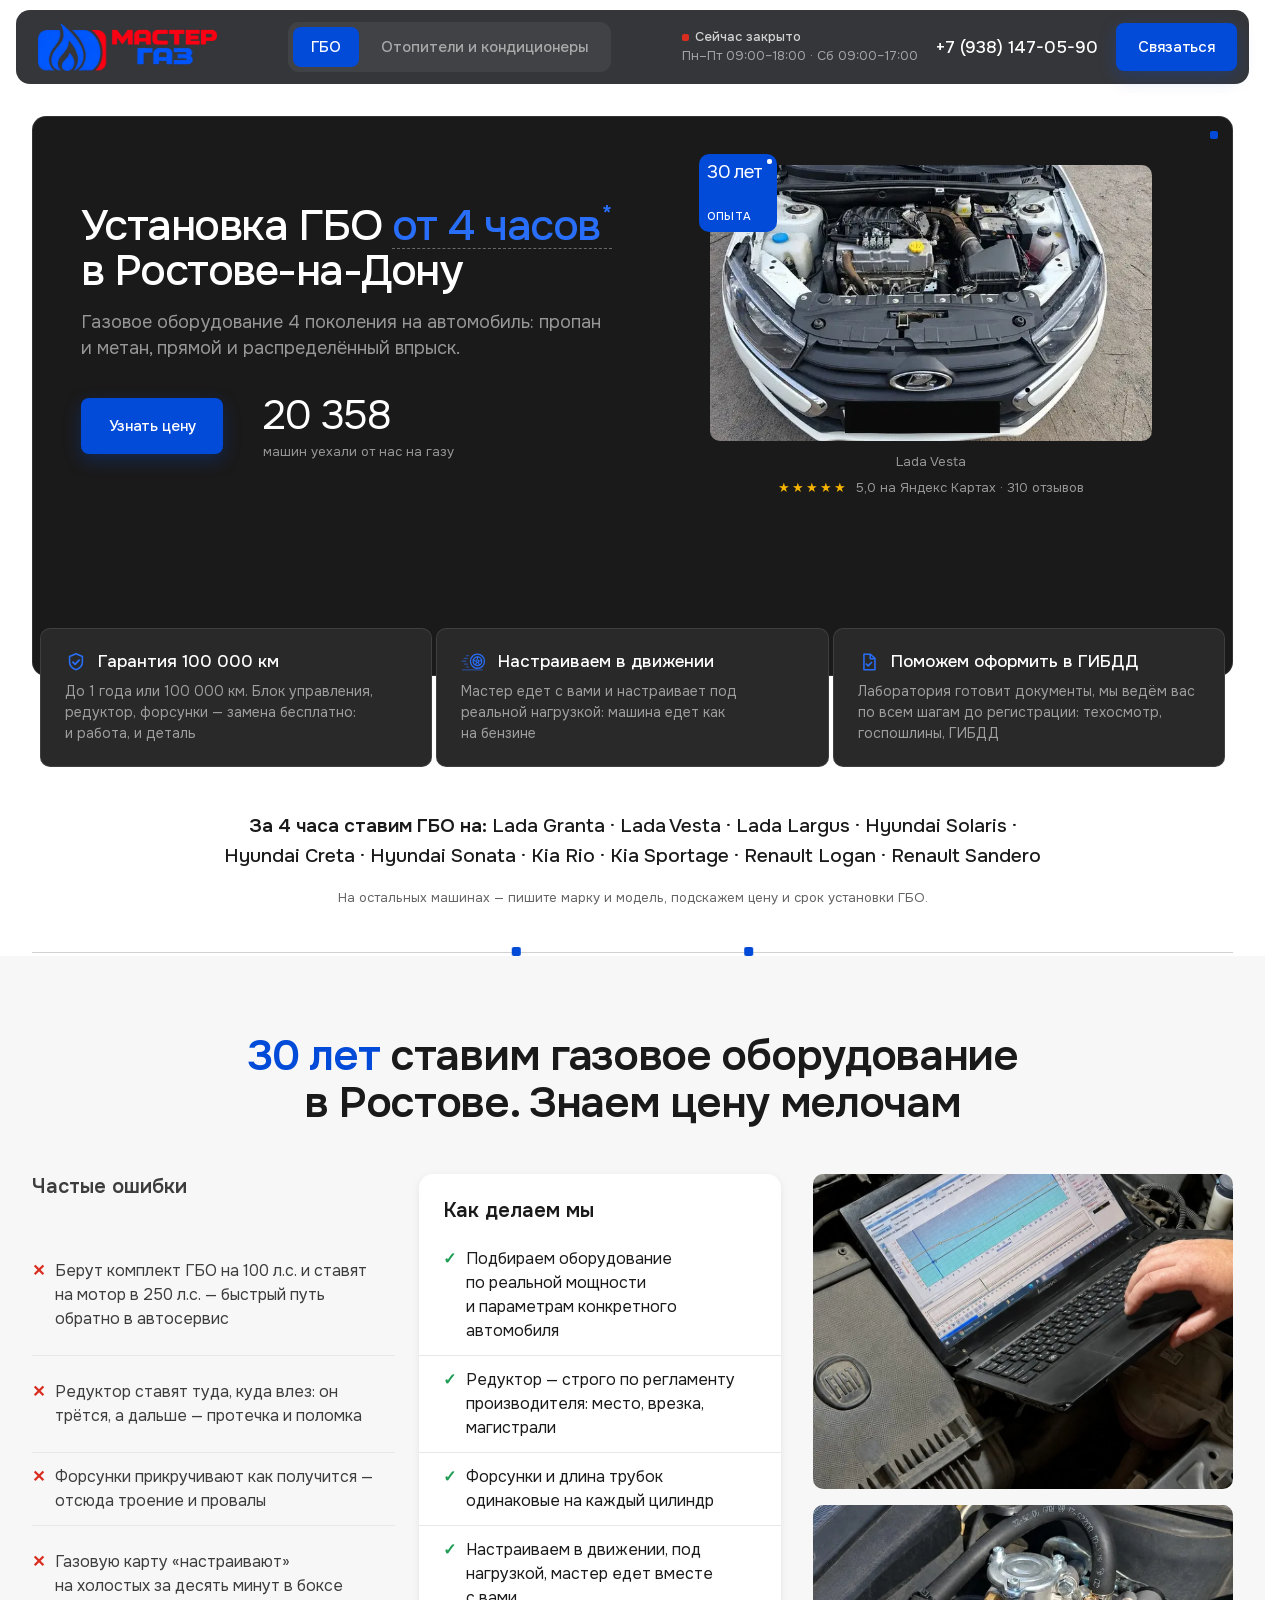
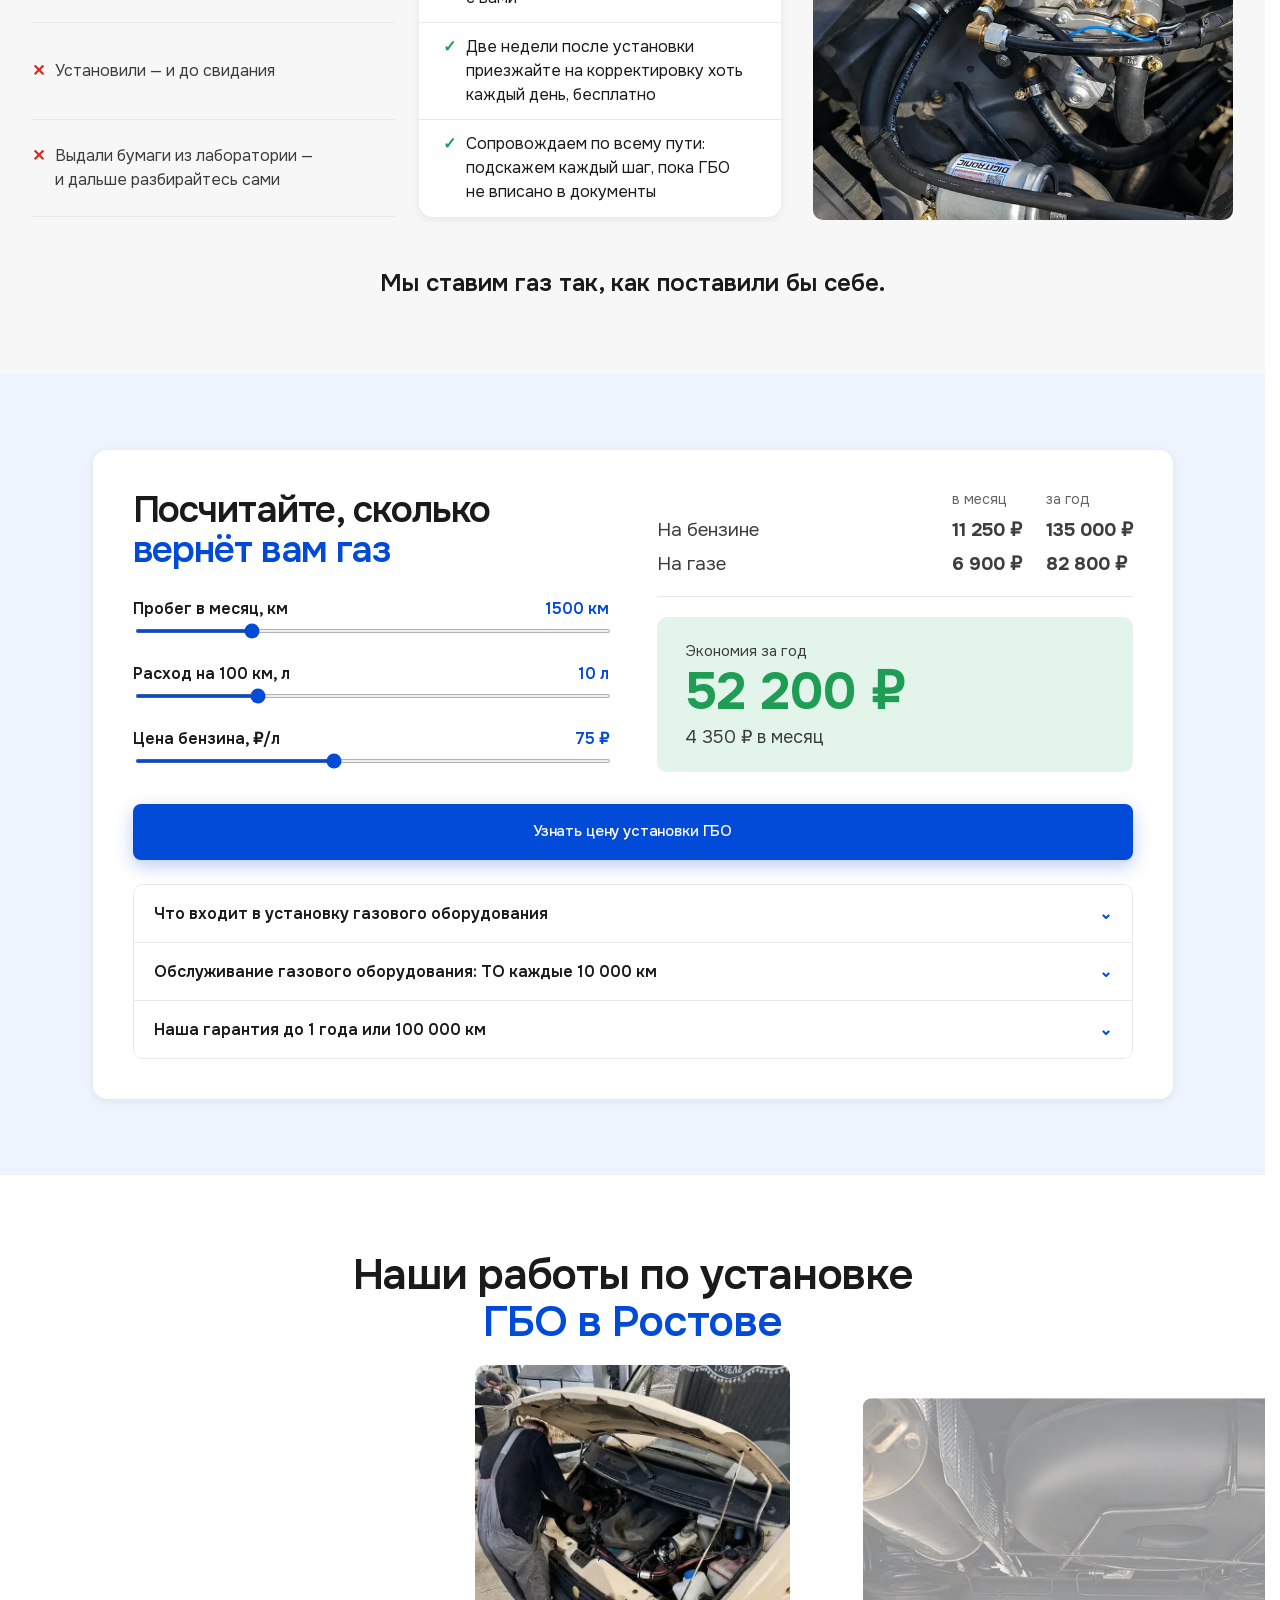
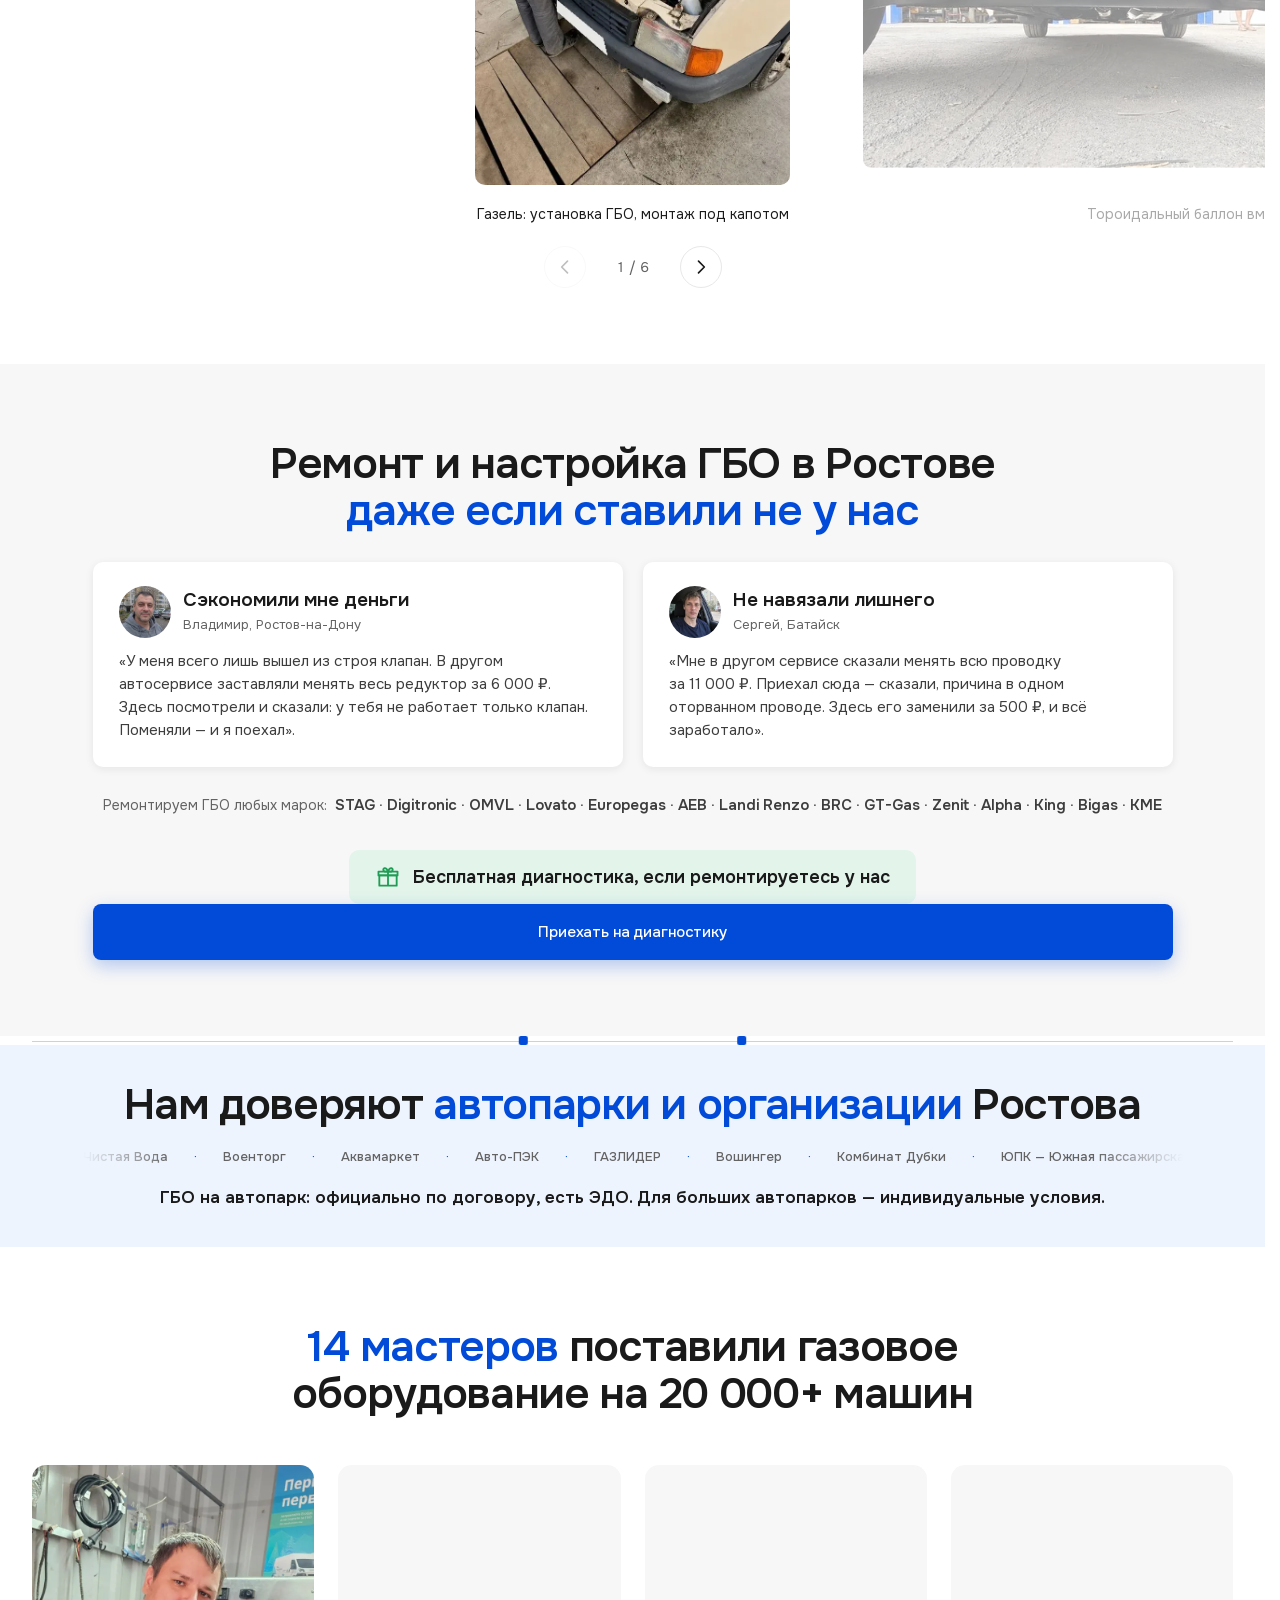
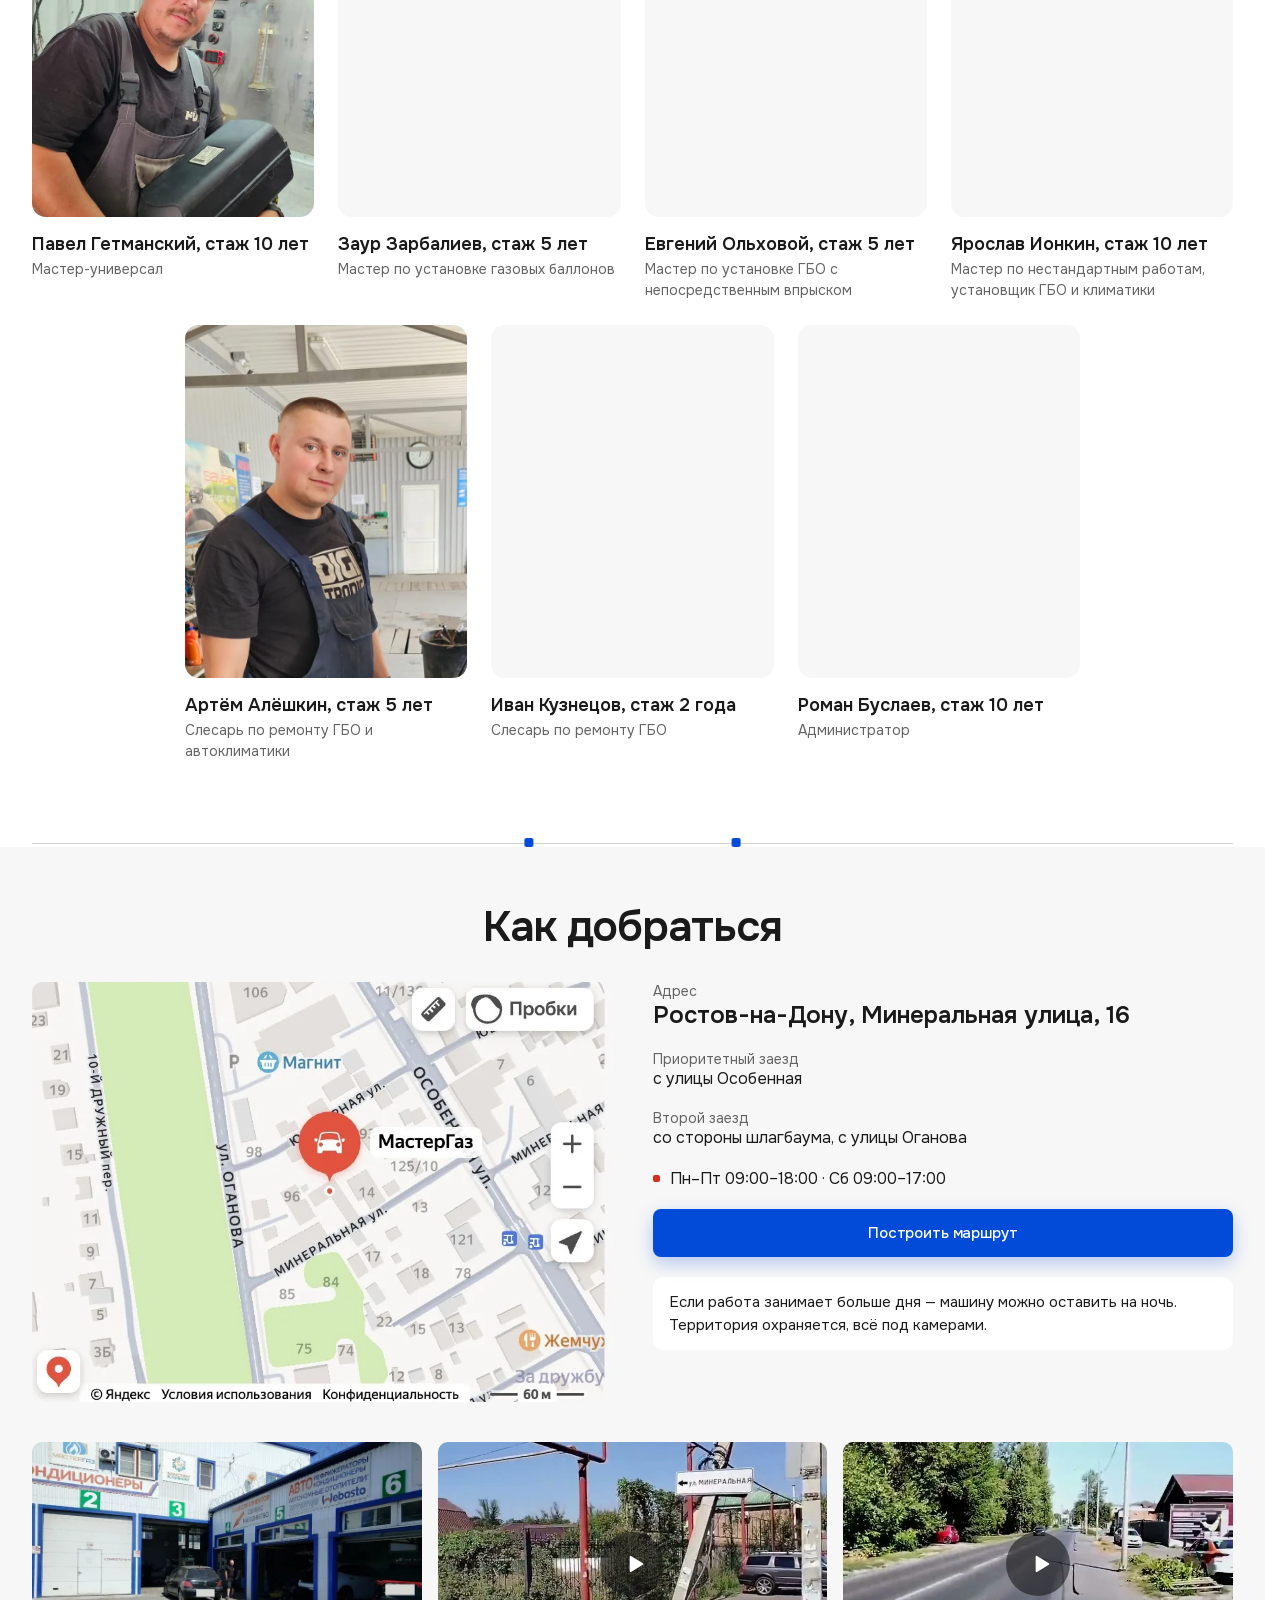
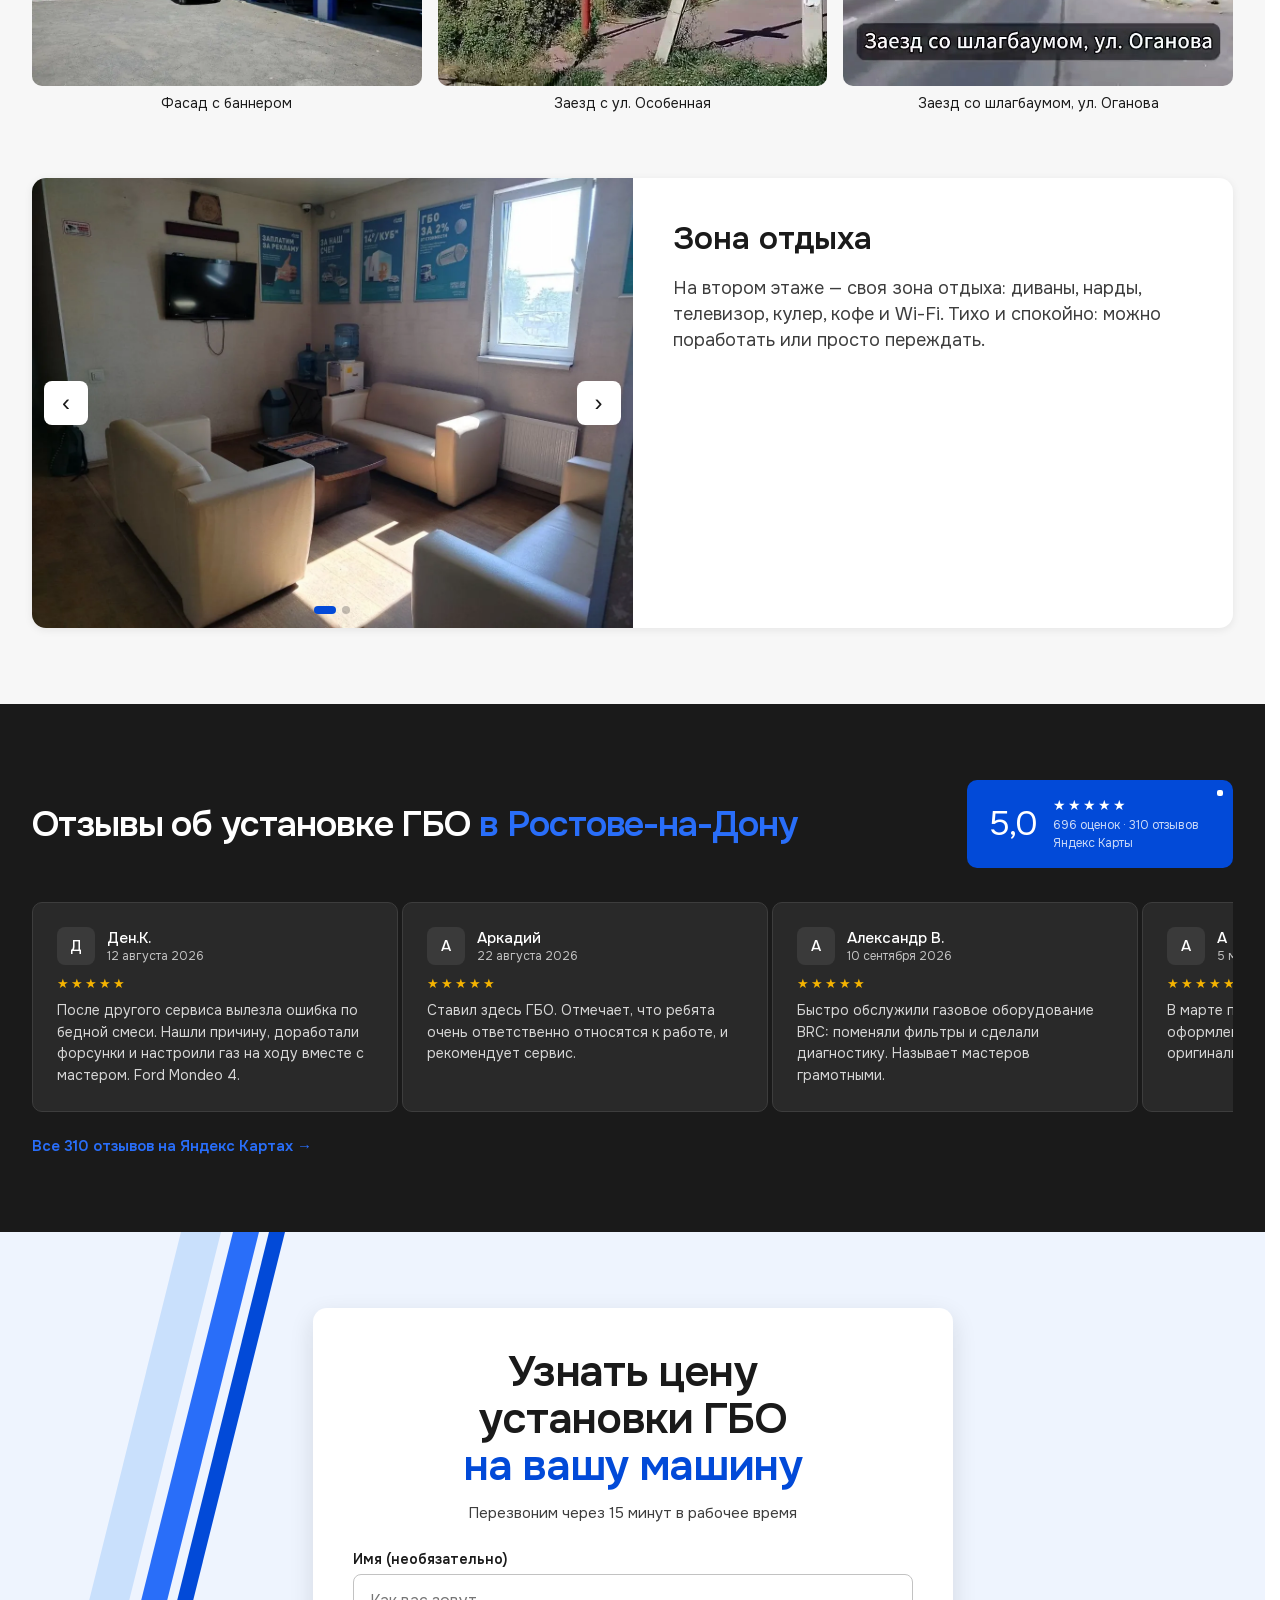
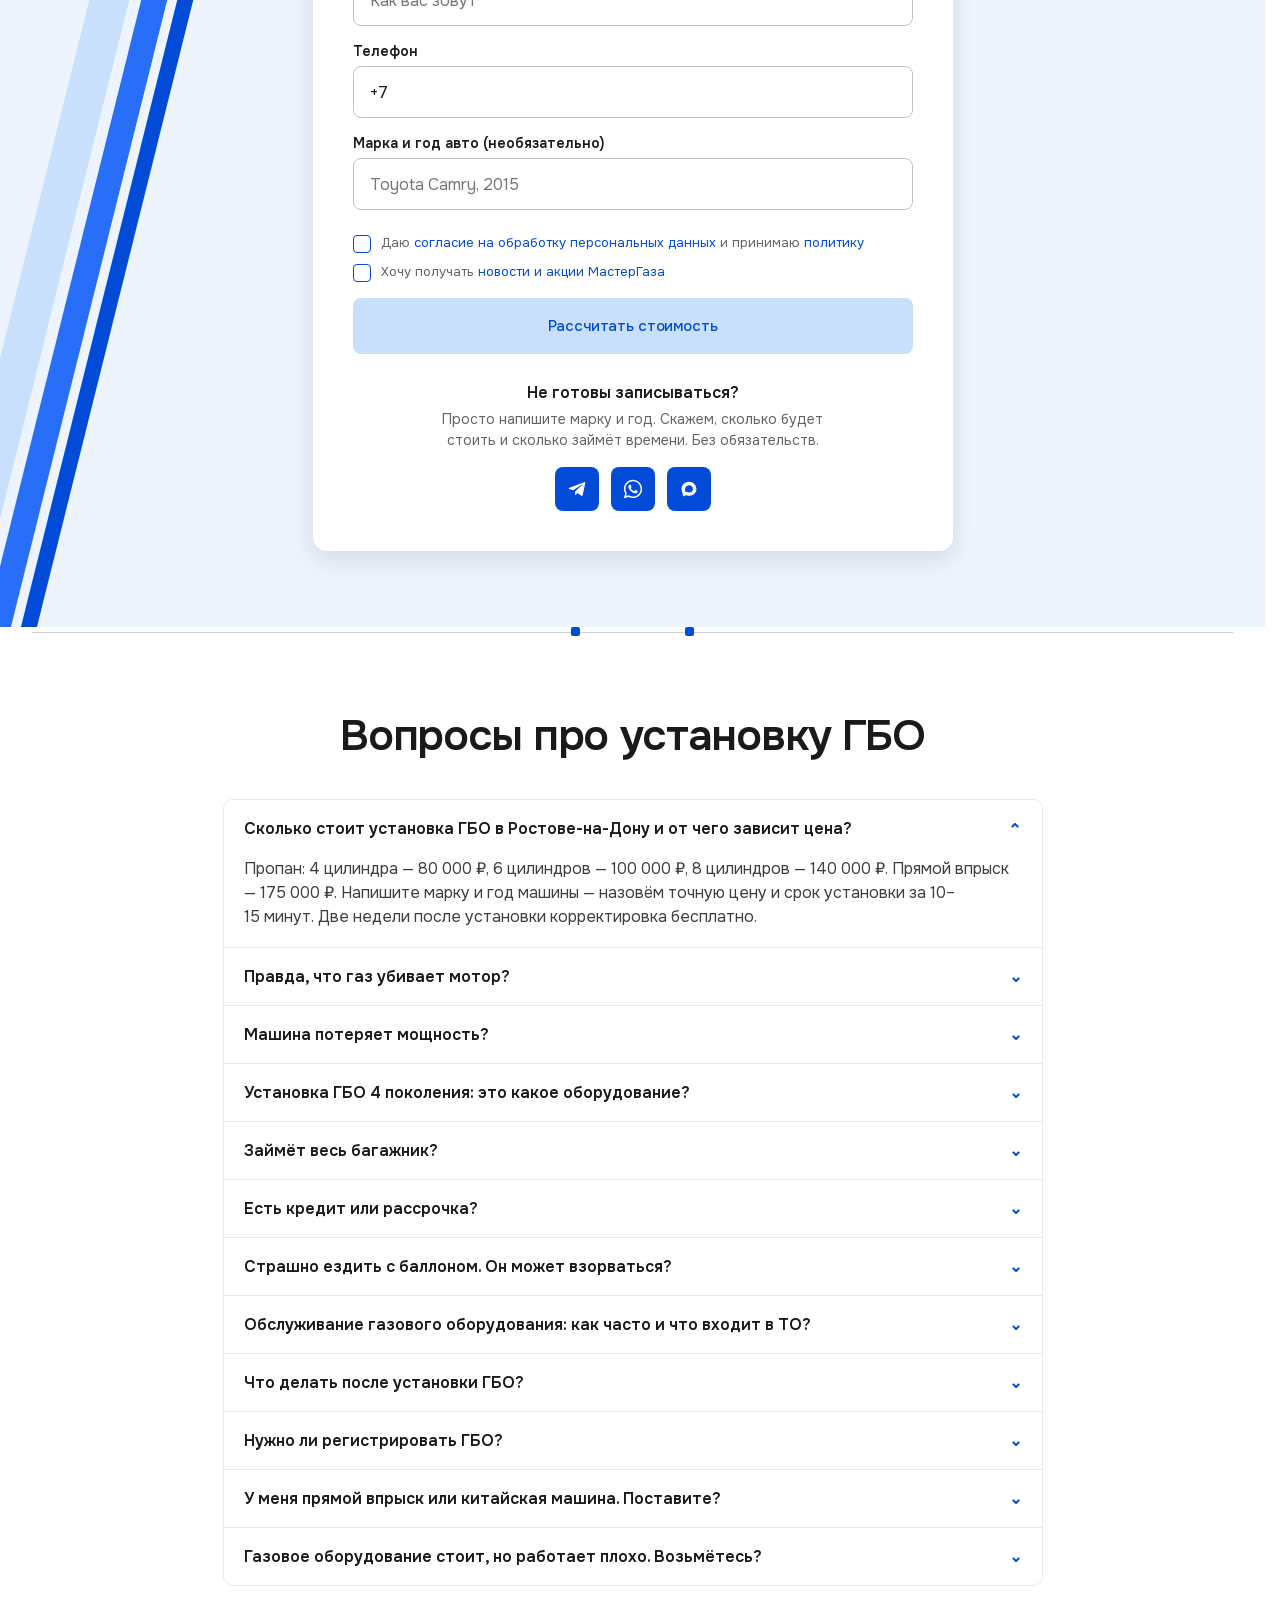
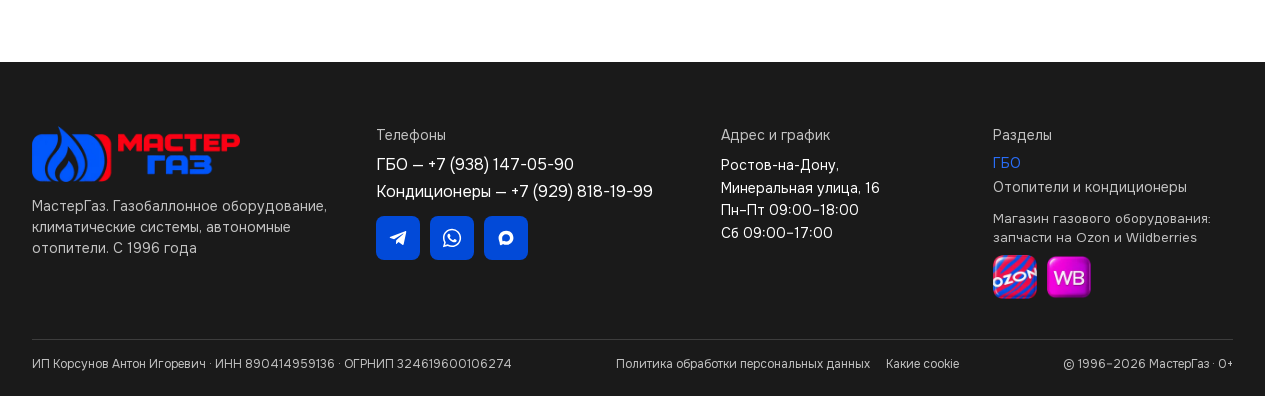
<file: index.html>
<!doctype html>
<html lang="ru">
<head>
<meta charset="utf-8">
<meta name="viewport" content="width=device-width,initial-scale=1">
<title>МастерГаз — Установка ГБО в Ростове-на-Дону</title>
<meta name="description" content="Установка ГБО от 4 часов в Ростове-на-Дону. Гарантия до 1 года или 100 000 км, настройка в движении, 14 мастеров, своя мастерская на Минеральной, 16.">
<!-- Один основной адрес страницы: иначе поисковик видит один текст по разным
     адресам (с www, по http, с /index.html) и делит позиции между ними. -->
<link rel="canonical" href="https://mastergaz.ru/">
<meta property="og:type" content="website">
<meta property="og:locale" content="ru_RU">
<meta property="og:site_name" content="МастерГаз">
<meta property="og:url" content="https://mastergaz.ru/">
<meta property="og:title" content="Установка ГБО в Ростове-на-Дону — МастерГаз">
<meta property="og:description" content="Установка ГБО от 4 часов. Гарантия до 1 года или 100 000 км, настройка газовой карты в движении, 14 мастеров, своя мастерская на Минеральной, 16.">
<meta property="og:image" content="https://mastergaz.ru/img/foto/h4.webp">
<script>document.documentElement.classList.add('dv')</script>
<link rel="preload" href="font/onest-cyrillic.woff2" as="font" type="font/woff2" crossorigin>
<link rel="preload" href="img/foto/h4-760.webp" as="image" imagesrcset="img/foto/h4-760.webp 760w, img/foto/h4.webp?v=53 1000w" imagesizes="(max-width:760px) calc(100vw - 32px), 464px" fetchpriority="high">
<link rel="icon" href="favicon.ico?v=54" sizes="any">
<link rel="icon" type="image/png" sizes="32x32" href="favicon-32.png?v=54">
<link rel="icon" type="image/png" sizes="192x192" href="favicon-192.png?v=54">
<link rel="apple-touch-icon" href="apple-touch-icon.png?v=54">
<link rel="stylesheet" href="site.css?v=54">
<!-- Файлы собраны командой sborka/sobrat.js: react.js - Реакт в рабочей сборке,
     osnova.js - дизайн-система и настройки, app.js - блоки страницы из .jsx.
     Порядок менять нельзя: в osnova.js лежат старые копии блоков, их должны
     перезаписать свежие из app.js. После правки .jsx - пересобрать и поднять ?v= -->
<script src="react.js?v=54" defer></script>
<script src="osnova.js?v=54" defer></script>
<script src="app.js?v=54" defer></script>
<script src="soglasie.js?v=54" defer></script>
<!--razmetka-->
<script type="application/ld+json">{"@context":"https://schema.org","@type":"AutoRepair","name":"МастерГаз","description":"Установка и обслуживание газового оборудования на автомобиль, автономные отопители и автокондиционеры в Ростове-на-Дону. С 1996 года.","url":"https://mastergaz.ru/","image":"https://mastergaz.ru/img/foto/fasad.webp","logo":"https://mastergaz.ru/img/logo.webp","telephone":"+7 (938) 147-05-90","address":{"@type":"PostalAddress","addressLocality":"Ростов-на-Дону","streetAddress":"Минеральная улица, 16","addressCountry":"RU"},"priceRange":"₽₽","currenciesAccepted":"RUB","geo":{"@type":"GeoCoordinates","latitude":47.289856,"longitude":39.662102},"openingHoursSpecification":[{"@type":"OpeningHoursSpecification","dayOfWeek":["Mo","Tu","We","Th","Fr"],"opens":"09:00","closes":"18:00"},{"@type":"OpeningHoursSpecification","dayOfWeek":["Sa"],"opens":"09:00","closes":"17:00"}]}</script>
<script type="application/ld+json">{"@context":"https://schema.org","@type":"FAQPage","mainEntity":[{"@type":"Question","name":"Сколько стоит установка ГБО в Ростове-на-Дону и от чего зависит цена?","acceptedAnswer":{"@type":"Answer","text":"Пропан: 4 цилиндра — 80 000 ₽, 6 цилиндров — 100 000 ₽, 8 цилиндров — 140 000 ₽. Прямой впрыск — 175 000 ₽. Напишите марку и год машины — назовём точную цену и срок установки за 10–15 минут. Две недели после установки корректировка бесплатно."}},{"@type":"Question","name":"Правда, что газ убивает мотор?","acceptedAnswer":{"@type":"Answer","text":"Нет, это миф. Мотор «сушит» не газ, а плохая настройка: слишком бедная смесь перегревает цилиндры. У пропана октановое число 105, выше, чем у бензина, — нет детонации, топливо сгорает чисто, без нагара на свечах, клапанах и поршнях. Крупные автопроизводители сами выпускают заводские битопливные версии."}},{"@type":"Question","name":"Машина потеряет мощность?","acceptedAnswer":{"@type":"Answer","text":"На пропане просадки нет — машина едет один в один как на бензине: октановое число выше обычного бензина, топливо сгорает лучше. Для турбомоторов это отдельный плюс, уходит детонация. Если после установки машина «не едет» — это признак того, что комплект подобрали не под этот мотор или карту не откалибровали."}},{"@type":"Question","name":"Установка ГБО 4 поколения: это какое оборудование?","acceptedAnswer":{"@type":"Answer","text":"Распределённый впрыск газа: своя форсунка на каждый цилиндр и свой блок управления. Проверено временем, запчасти есть в любом городе. Для прямого впрыска ставим комплекты под него."}},{"@type":"Question","name":"Займёт весь багажник?","acceptedAnswer":{"@type":"Answer","text":"В большинстве случаев ставится тороидальный баллон вместо запасного колеса — багажник остаётся свободным. Цилиндрический ставим на раму или за спинку заднего ряда, когда тороидальный не подходит."}},{"@type":"Question","name":"Есть кредит или рассрочка?","acceptedAnswer":{"@type":"Answer","text":"Да. Оформляем прямо у нас: заявка уходит в 30 банков, ответ приходит за несколько минут."}},{"@type":"Question","name":"Страшно ездить с баллоном. Он может взорваться?","acceptedAnswer":{"@type":"Answer","text":"Баллон испытывается давлением, многократно превышающим рабочее, и по безопасности не уступает бензобаку. Мы ставим мультиклапаны класса А итальянского производства с тремя системами защиты и крепим баллон по нормам — с полным комплектом креплений и страховочных лент."}},{"@type":"Question","name":"Обслуживание газового оборудования: как часто и что входит в ТО?","acceptedAnswer":{"@type":"Answer","text":"Каждые 10 000 км, 1 400–2 000 ₽. Меняем комплект фильтров жидкой и паровой фазы, проверяем герметичность системы, при необходимости делаем компьютерную диагностику. Соблюдение регламента — условие сохранения гарантии."}},{"@type":"Question","name":"Что делать после установки ГБО?","acceptedAnswer":{"@type":"Answer","text":"Две недели приезжайте на корректировку хоть каждый день, бесплатно. Дальше ТО каждые 10 000 км. Позвоните: скажем, когда вы последний раз обслуживались."}},{"@type":"Question","name":"Нужно ли регистрировать ГБО?","acceptedAnswer":{"@type":"Answer","text":"Да, ГБО подлежит регистрации. Документы готовит лаборатория, а мы сопровождаем вас на каждом шаге: техосмотр, госпошлины, ГИБДД — скажем, что и куда подать. Подача по доверенности сейчас не разрешена, поэтому в ГИБДД подаёте вы сами, мы рядом."}},{"@type":"Question","name":"У меня прямой впрыск или китайская машина. Поставите?","acceptedAnswer":{"@type":"Answer","text":"Ставим и прямой, и распределённый впрыск, работаем практически со всеми марками. По китайским — только распределённый впрыск: Haval Jolion, Haval M6, Geely Atlas, Москвич 3. Напишите модель и год — скажем точно, возможно ли."}},{"@type":"Question","name":"Газовое оборудование стоит, но работает плохо. Возьмётесь?","acceptedAnswer":{"@type":"Answer","text":"Возьмёмся. Работаем с оборудованием любой марки: находим причину, подбираем и заказываем запчасти, ремонтируем в короткие сроки."}}]}</script>
<!--/razmetka-->
</head>
<body>
<div id="root">
<!-- снимок первого экрана: sborka/snimok-pervogo-ekrana.py. Руками не править -
     затрётся при следующем запуске. React перерисует это место целиком. -->
<header class="header"><div class="wrap header__in"><a class="logo" href="/" aria-label="МастерГаз"><img src="img/logo.webp?v=37" alt="МастерГаз" width="712" height="192"></a><nav class="tabs" aria-label="Направление"><a href="/" class="is-active" aria-current="page">ГБО</a><a href="otopiteli/">Отопители и&nbsp;кондиционеры</a></nav><div class="header__right"><div class="hours"><b><span class="status-dot is-open"></span>Сейчас работаем</b>Пн–Пт 09:00–18:00 · Сб 09:00–17:00</div><a class="header__phone" href="tel:+79381470590">+7 (938) 147-05-90</a><button type="button" class="btn-cta" style="font-family: var(--font-family); font-size: var(--button-md-size); font-weight: var(--button-md-weight); line-height: var(--button-md-lh); letter-spacing: var(--button-md-spacing); text-transform: var(--button-md-transform); border-width: medium; border-style: none; border-color: currentcolor; border-image: none; border-radius: var(--radius-md); cursor: pointer; padding: 0px 22px; height: 48px; width: auto; opacity: 1; transform: scale(1); transition: transform var(--dur-press) var(--ease-out), background-color 150ms ease, box-shadow var(--dur-dropdown) var(--ease-out), opacity 150ms ease; background: var(--color-primary); color: var(--color-on-primary);">Связаться</button></div></div></header><section class="hero"><div class="wrap"><div id="hero" class="hero__card"><div class="hero__grid"><div><h1 class="hero-h1">Установка ГБО <button type="button" class="hero-star"><em>от&nbsp;4&nbsp;часов</em><span class="hero-star__mark">*</span></button><br>в&nbsp;Ростове-на-Дону</h1><p class="hero__sub">Газовое оборудование 4&nbsp;поколения на&nbsp;автомобиль: пропан и&nbsp;метан, прямой и&nbsp;распределённый впрыск.</p><div class="hero__row"><button type="button" class="btn-cta" style="font-family: var(--font-family); font-size: var(--button-md-size); font-weight: var(--button-md-weight); line-height: var(--button-md-lh); letter-spacing: var(--button-md-spacing); text-transform: var(--button-md-transform); border-width: medium; border-style: none; border-color: currentcolor; border-image: none; border-radius: var(--radius-md); cursor: pointer; padding: 0px 28px; height: 56px; width: auto; opacity: 1; transform: scale(1); transition: transform var(--dur-press) var(--ease-out), background-color 150ms ease, box-shadow var(--dur-dropdown) var(--ease-out), opacity 150ms ease; background: var(--color-primary); color: var(--color-on-primary);">Узнать цену</button><div class="counter" data-count=""><b data-count-num="">20&nbsp;322</b><i data-count-text="">машины уехали от&nbsp;нас на&nbsp;газу</i></div></div></div><div class="hero__photo"><div class="sticker" data-count=""><b data-count-num="">30&nbsp;лет</b><span data-count-text="">опыта</span></div><div class="hero-photos__frame"><img class="hero-photos__shot is-active" src="img/foto/h4.webp?v=53" srcset="img/foto/h4-760.webp 760w, img/foto/h4.webp?v=53 1000w" sizes="(max-width:760px) calc(100vw - 32px), 464px" alt="Lada Vesta" fetchpriority="high" decoding="async"></div><div class="hero__cap" aria-live="polite">Lada Vesta</div><p class="hero__rate"><span class="hero__stars">★★★★★</span>5,0 на&nbsp;Яндекс Картах · 310&nbsp;отзывов</p></div></div></div><div class="hooks"><div class="hook"><div class="hook__t"><svg viewBox="0 0 24 24" aria-hidden="true" class="hook-ico"><path d="M12 3l7 3v5.5c0 4.3-2.9 7.7-7 9-4.1-1.3-7-4.7-7-9V6l7-3z" fill="none" stroke="currentColor" stroke-width="1.7" stroke-linejoin="round"></path><path d="M8.6 12.2l2.4 2.4 4.4-4.6" fill="none" stroke="currentColor" stroke-width="1.9" stroke-linecap="round" stroke-linejoin="round"></path></svg><span>Гарантия 100&nbsp;000&nbsp;км</span></div><p>До&nbsp;1&nbsp;года или 100&nbsp;000&nbsp;км. Блок управления, редуктор, форсунки — замена бесплатно: и&nbsp;работа, и&nbsp;деталь</p></div><div class="hook"><div class="hook__t"><svg viewBox="0 0 34 26" aria-hidden="true" class="hook-ico hook-ico--wide"><g fill="none" stroke="currentColor" stroke-linecap="round" stroke-width="1.7"><circle cx="21.5" cy="12" r="9.2"></circle><circle cx="21.5" cy="12" r="5.6"></circle><circle cx="21.5" cy="12" r="1.9"></circle><path d="M21.5 6.4v1.9M26.8 10.2l-1.8 1.3M24.8 16.5l-1.7-1.3M18.2 16.5l1.7-1.3M16.2 10.2l1.8 1.3" stroke-width="1.5"></path><path d="M2 23.2h26" opacity=".5"></path><g opacity=".55" stroke-width="1.6"><path d="M9.6 4.6H7.2"></path><path d="M8.2 8.3H4.2"></path><path d="M6.6 12H1.4"></path><path d="M8.2 15.7H4.6"></path><path d="M9.6 19.4H7.4"></path></g></g></svg><span>Настраиваем в&nbsp;движении</span></div><p>Мастер едет с&nbsp;вами и&nbsp;настраивает под реальной нагрузкой: машина едет как на&nbsp;бензине</p></div><div class="hook"><div class="hook__t"><svg viewBox="0 0 24 24" aria-hidden="true" class="hook-ico"><path d="M6.5 3.5h7L18.5 8v12.5h-12z" fill="none" stroke="currentColor" stroke-width="1.7" stroke-linejoin="round"></path><path d="M13.3 3.6V8.4h4.9" fill="none" stroke="currentColor" stroke-width="1.7" stroke-linejoin="round"></path><path d="M9.2 14.4l1.9 1.9 3.6-3.8" fill="none" stroke="currentColor" stroke-width="1.8" stroke-linecap="round" stroke-linejoin="round"></path></svg><span>Поможем оформить в&nbsp;ГИБДД</span></div><p>Лаборатория готовит документы, мы ведём вас по&nbsp;всем шагам до&nbsp;регистрации: техосмотр, госпошлины, ГИБДД</p></div></div><div class="fit cars-line"><b>За&nbsp;4&nbsp;часа ставим ГБО на:</b> <span class=""><span class="nowrap">Lada Granta</span></span><span class="">&nbsp;· <span class="nowrap">Lada Vesta</span></span><span class="">&nbsp;· <span class="nowrap">Lada Largus</span></span><span class="">&nbsp;· <span class="nowrap">Hyundai Solaris</span></span><span class="">&nbsp;· <span class="nowrap">Hyundai Creta</span></span><span class="cars-extra">&nbsp;· <span class="nowrap">Hyundai Sonata</span></span><span class="cars-extra">&nbsp;· <span class="nowrap">Kia Rio</span></span><span class="cars-extra">&nbsp;· <span class="nowrap">Kia Sportage</span></span><span class="cars-extra">&nbsp;· <span class="nowrap">Renault Logan</span></span><span class="cars-extra">&nbsp;· <span class="nowrap">Renault Sandero</span></span></div><p class="cars-line__note">На&nbsp;остальных машинах — пишите марку и&nbsp;модель, подскажем цену и&nbsp;срок установки ГБО.</p></div></section>
</div>
</body>
</html>
</file>
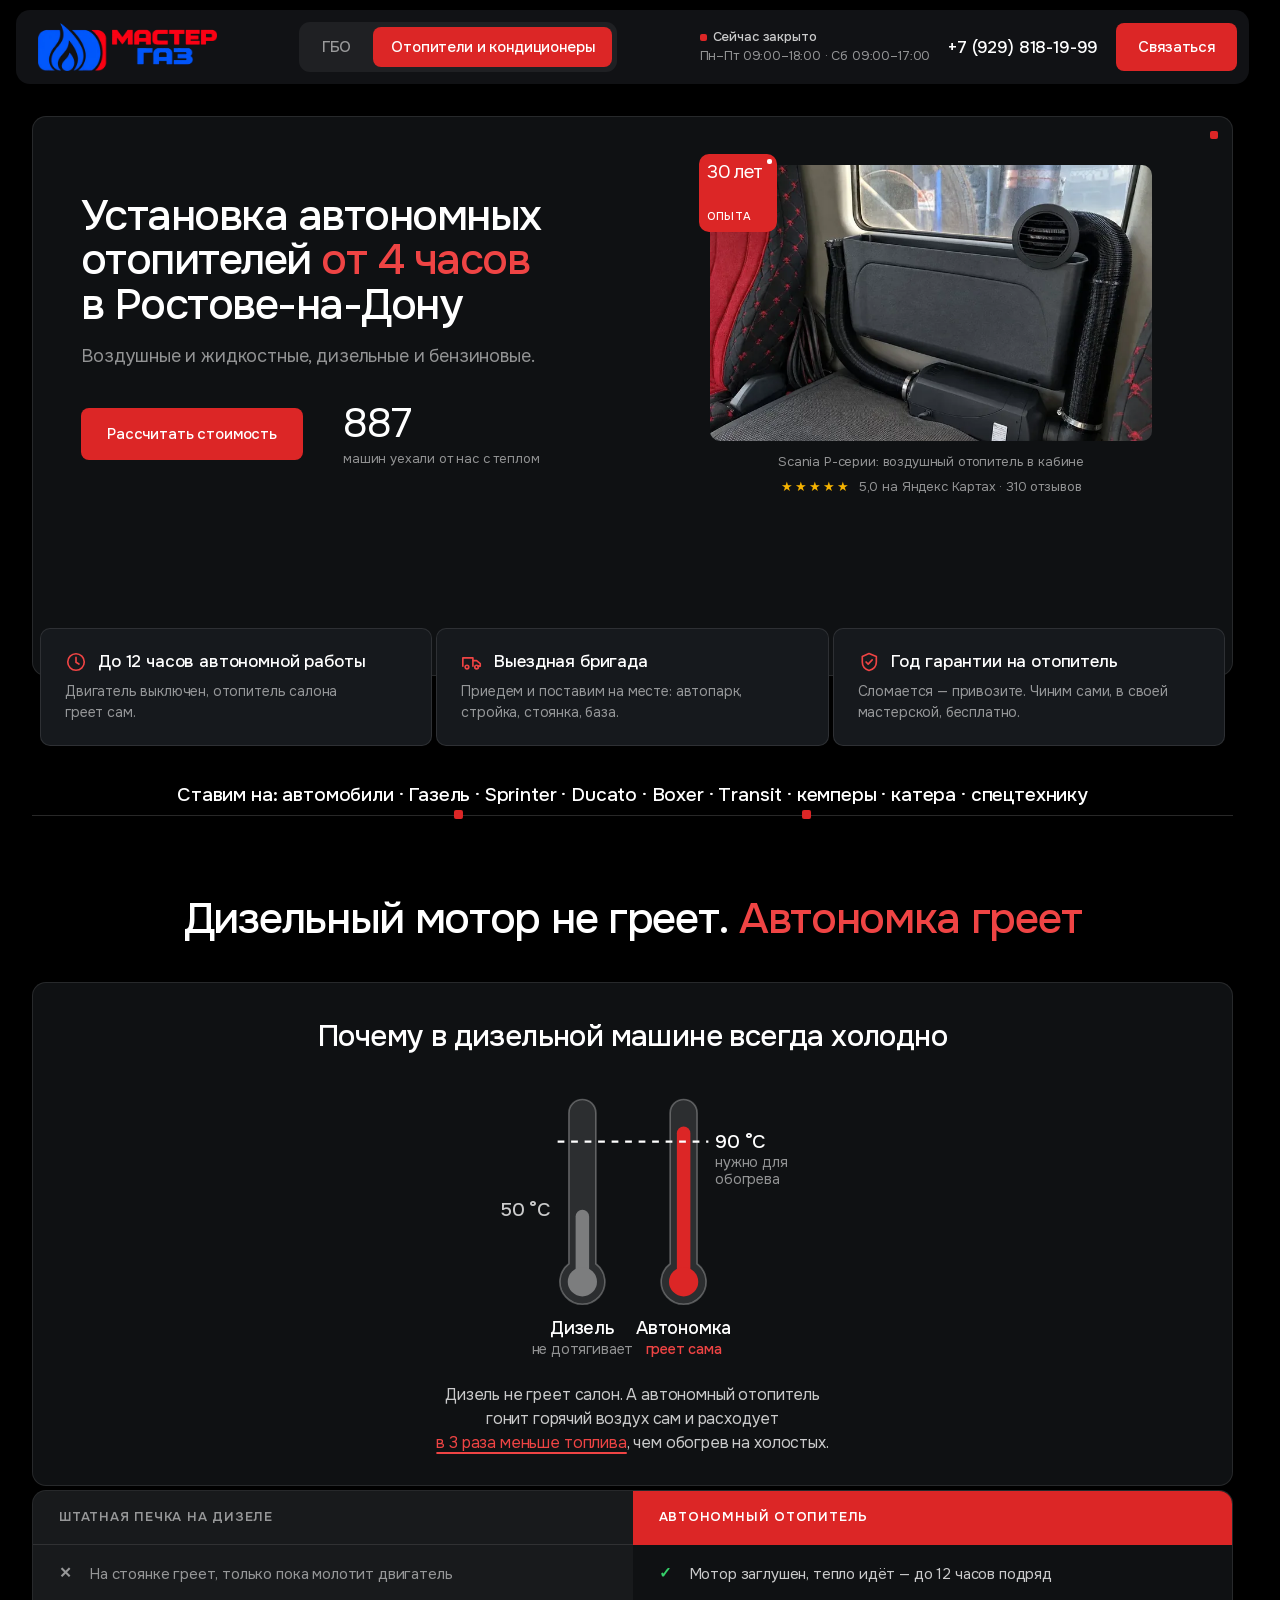
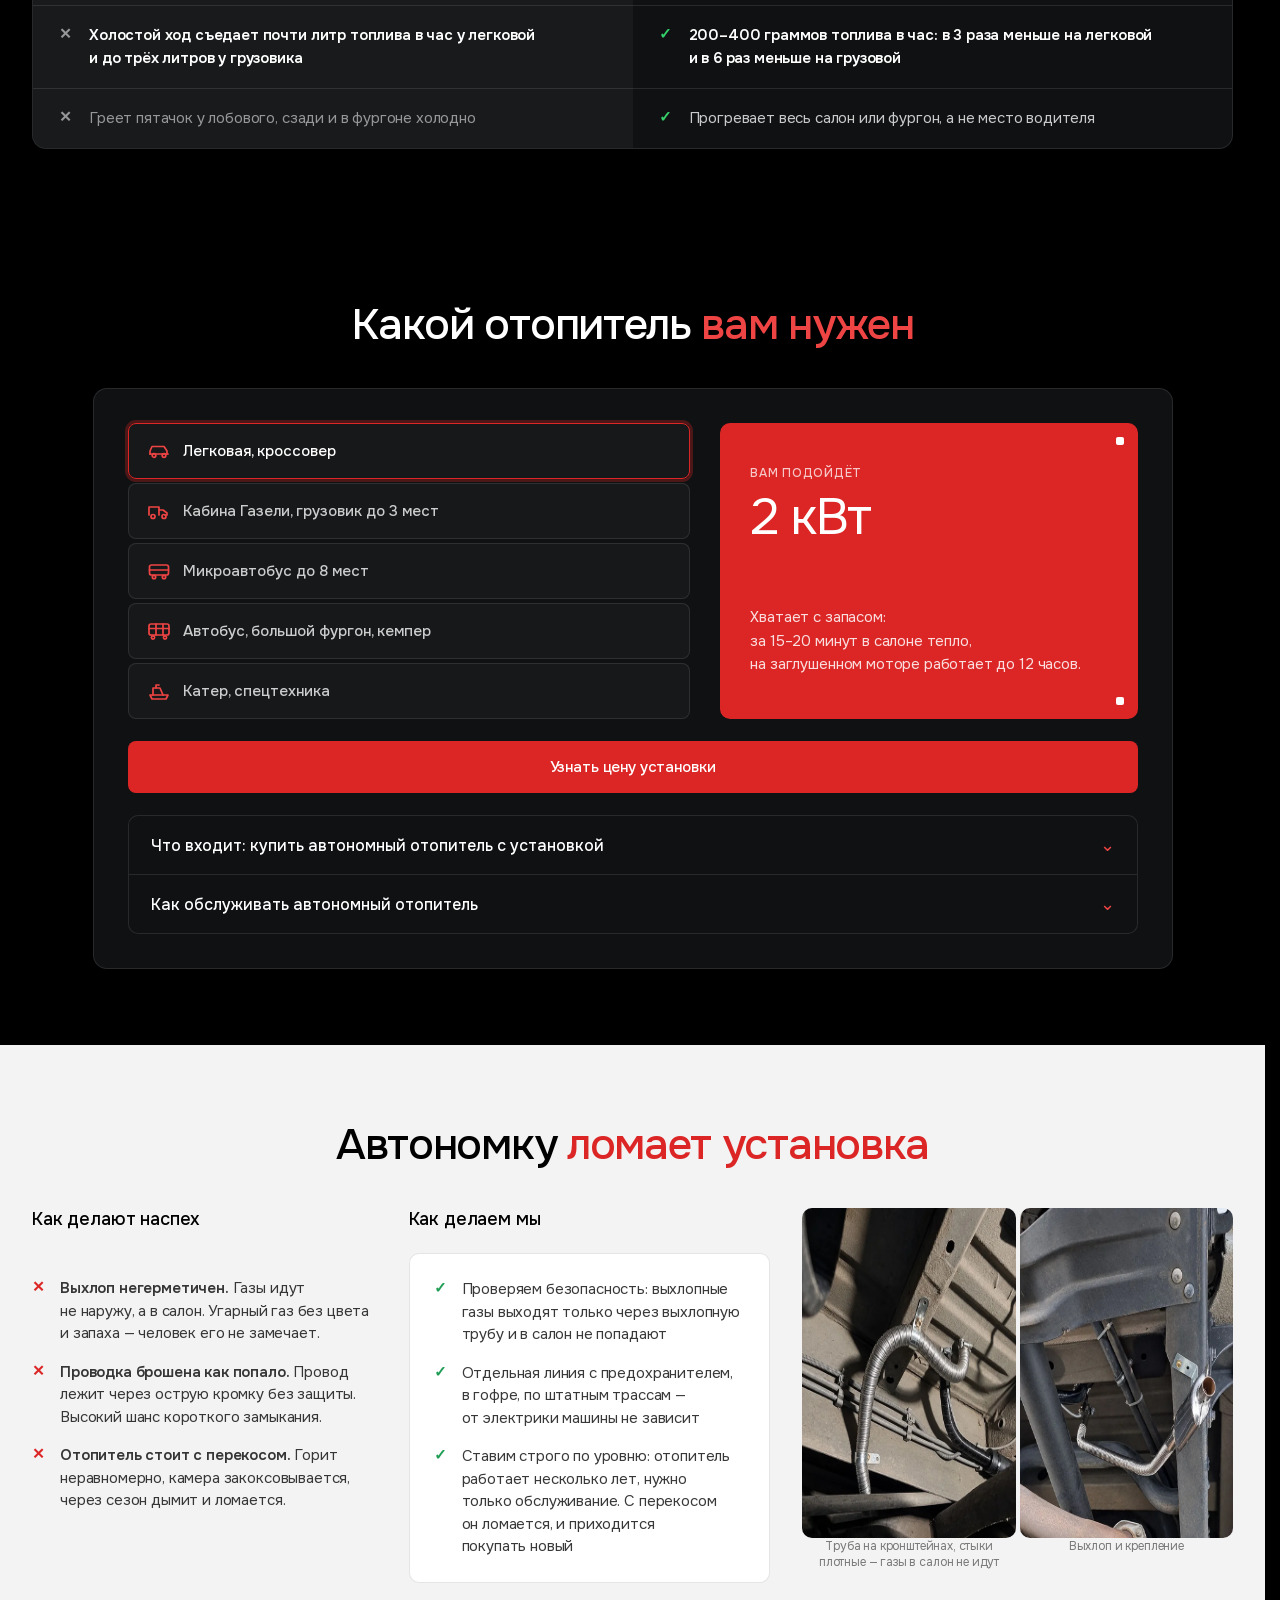
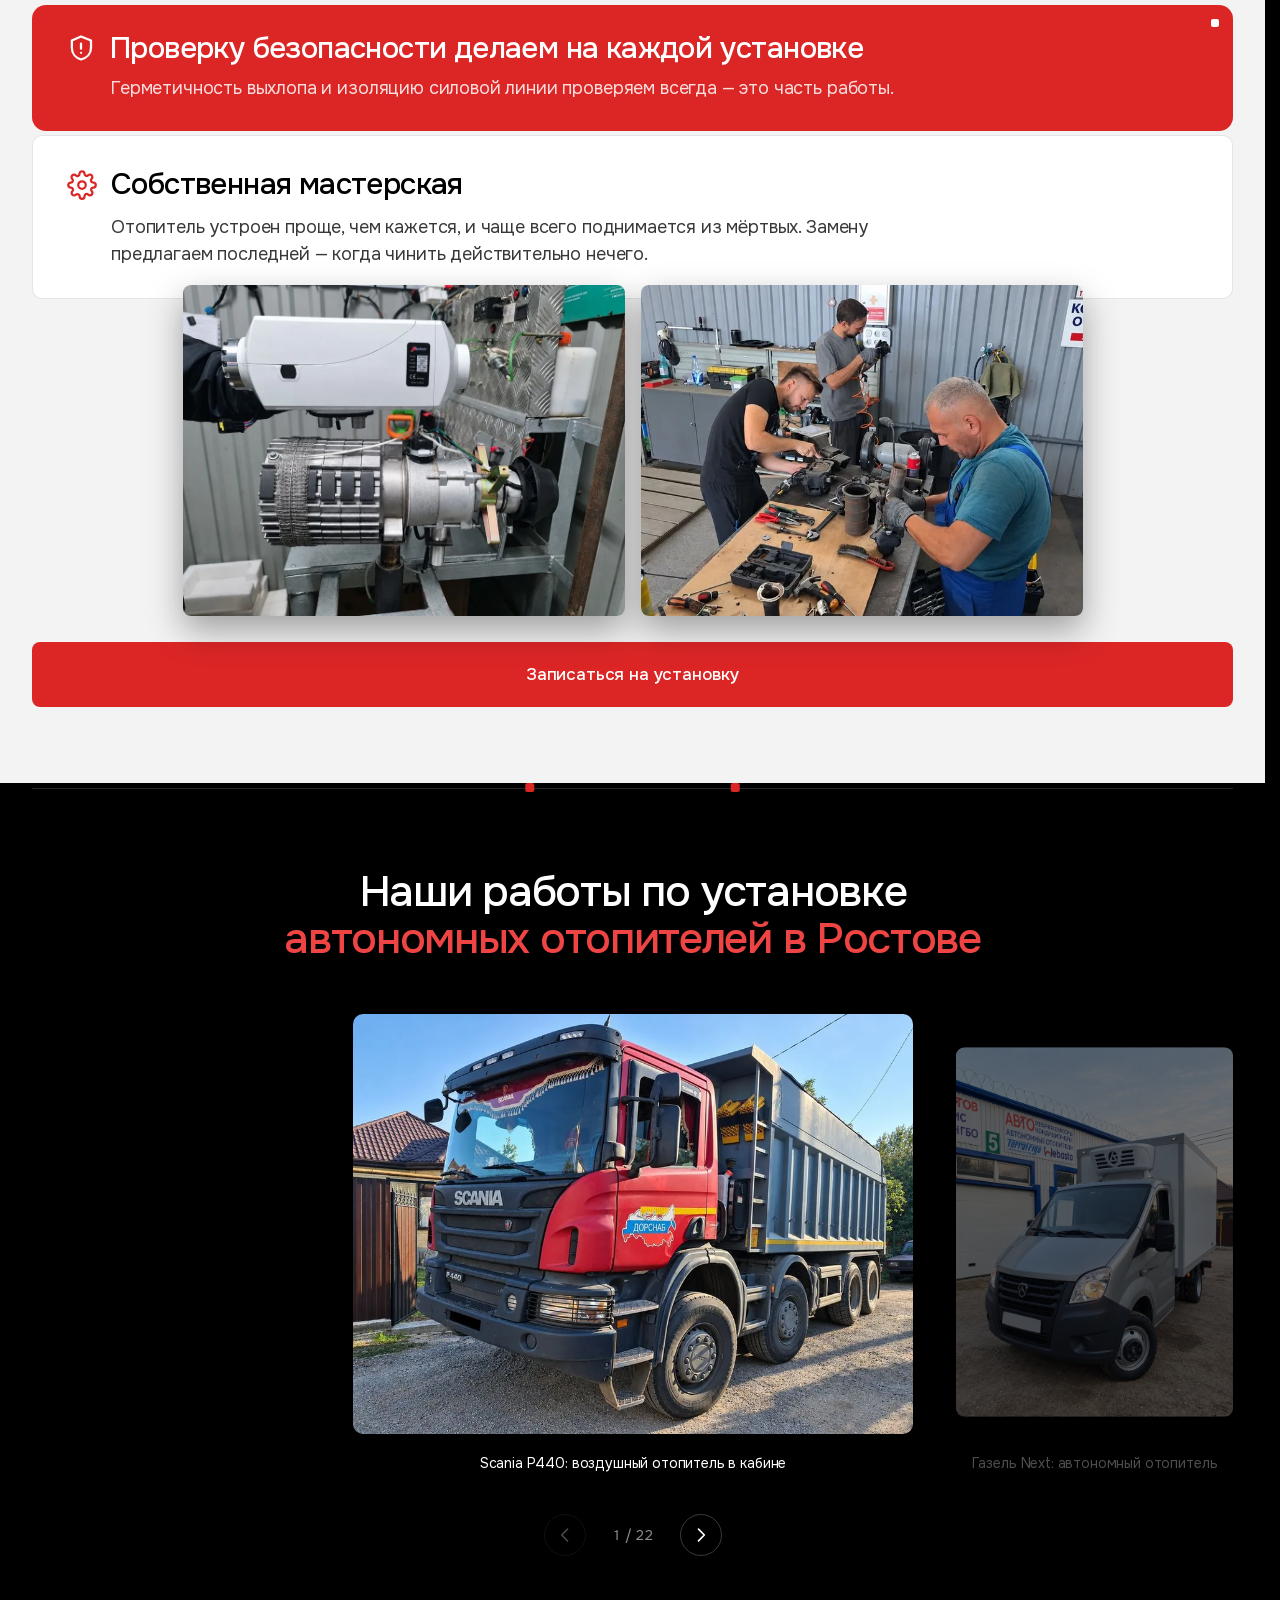
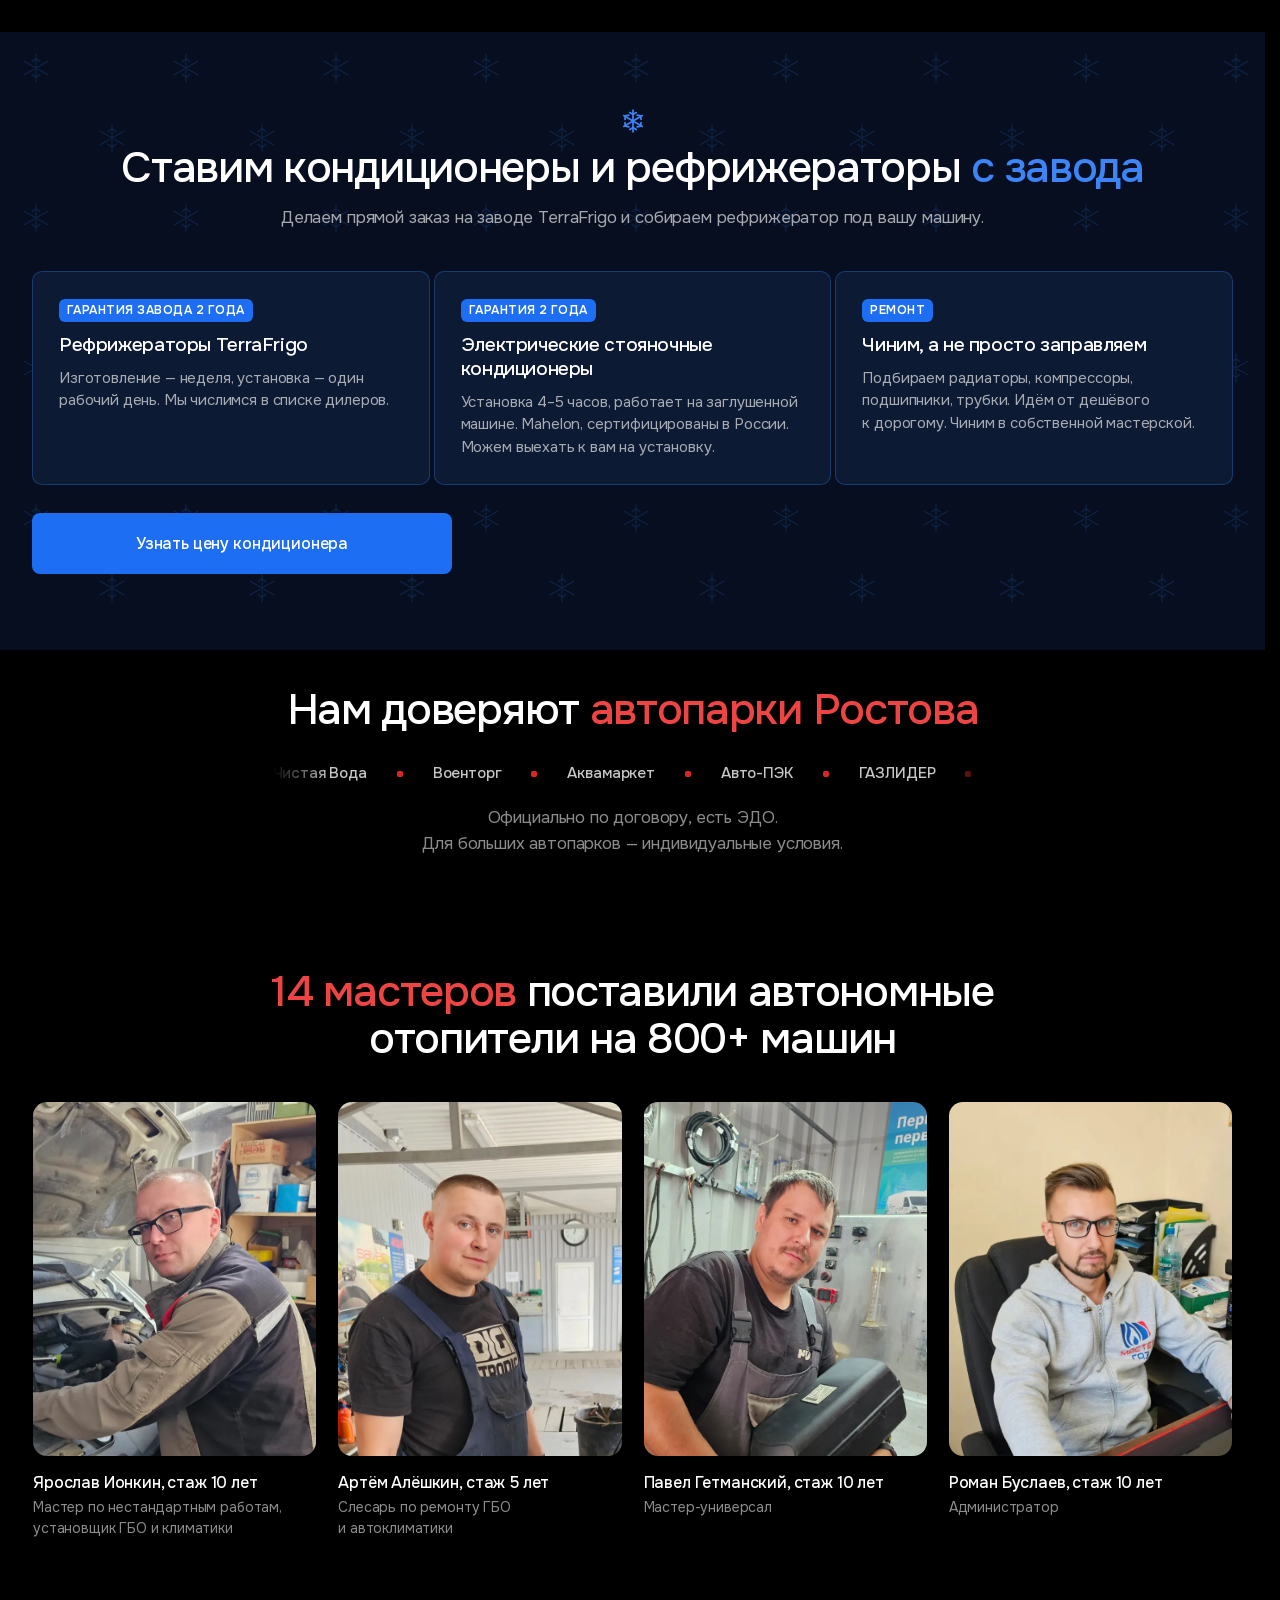
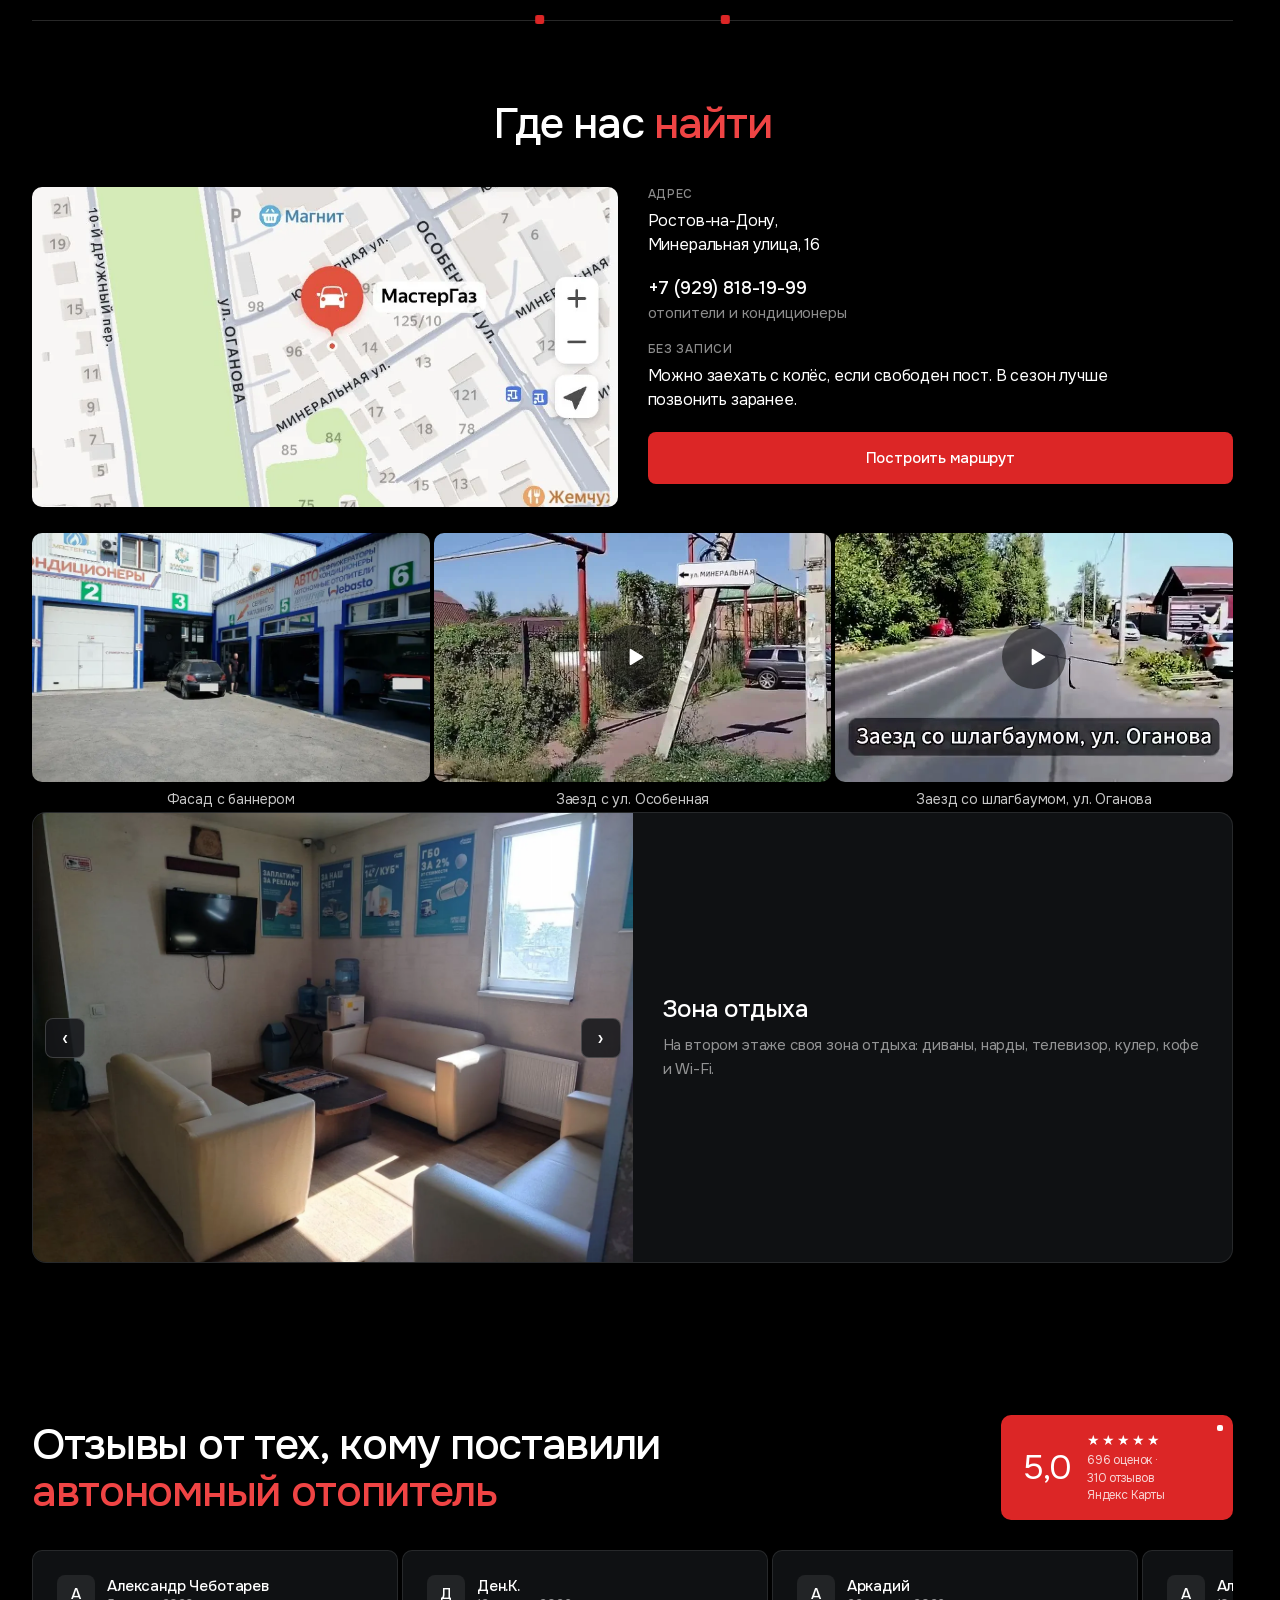
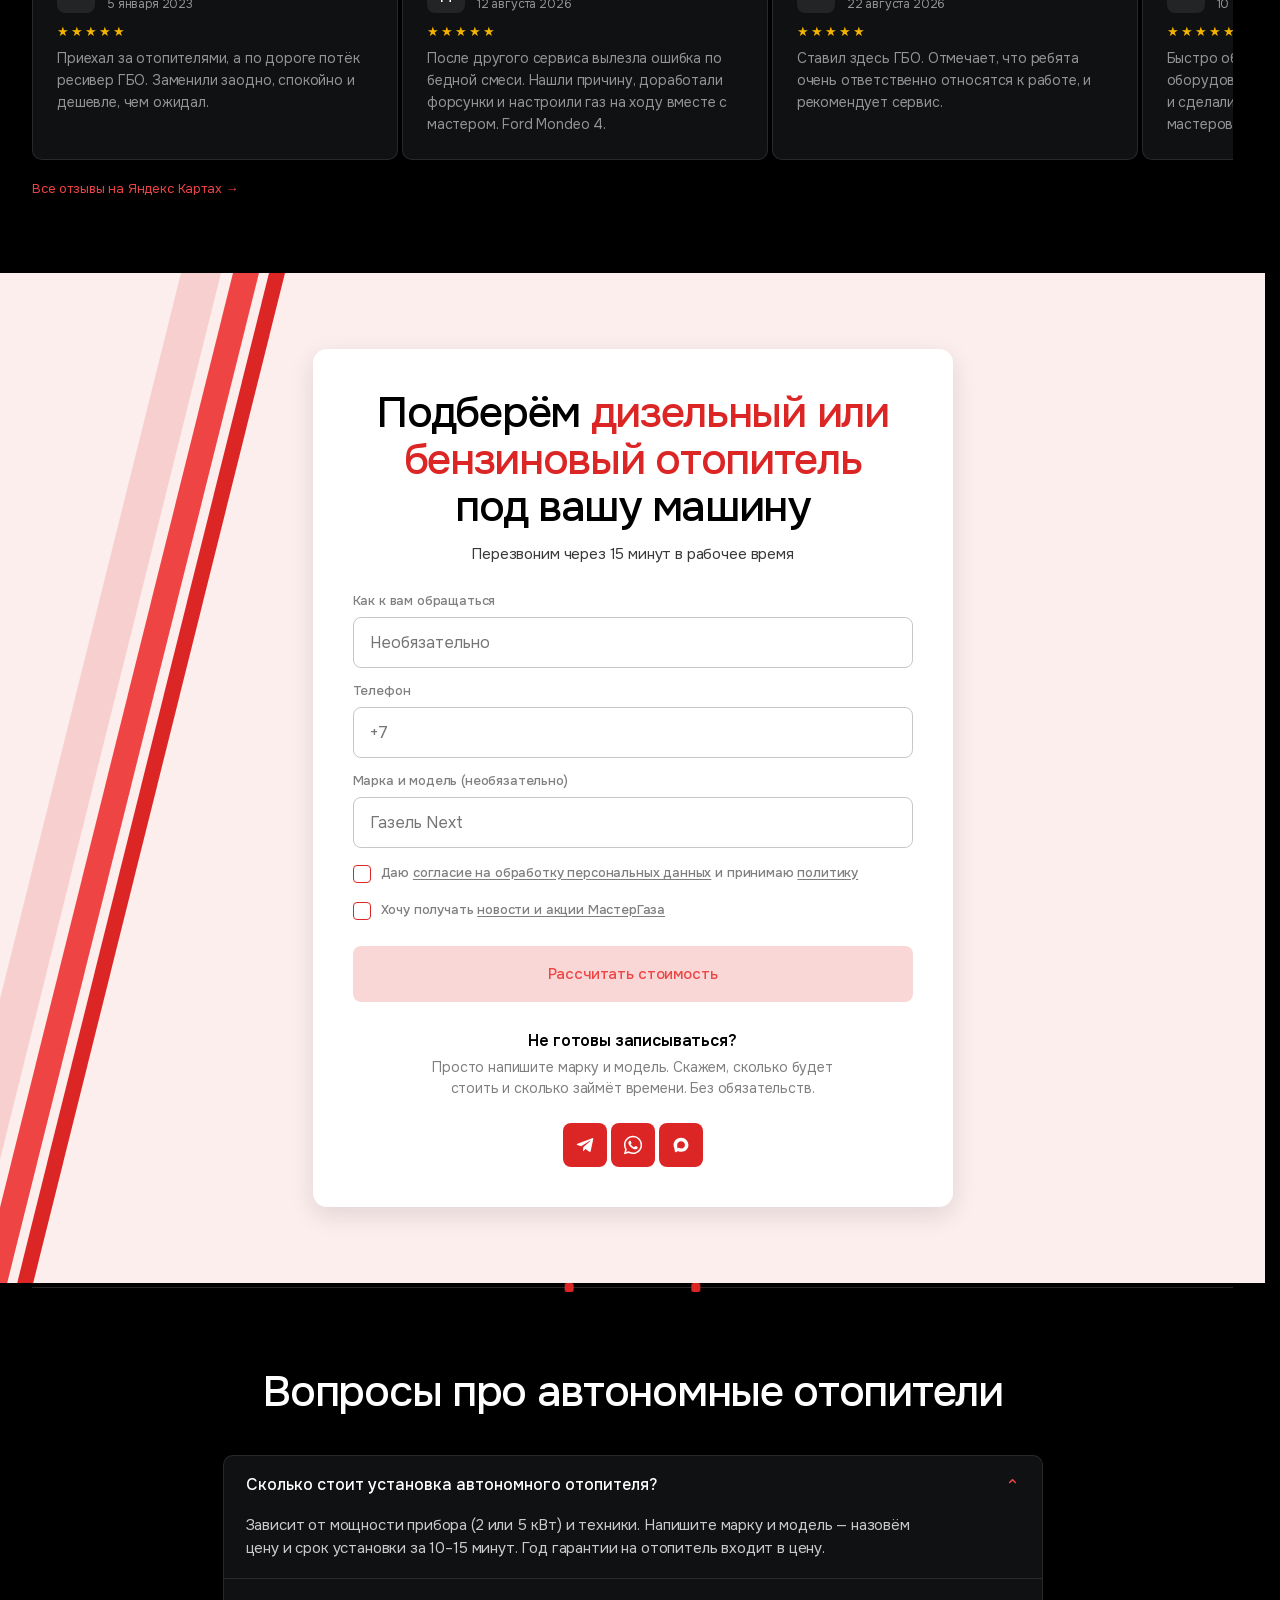
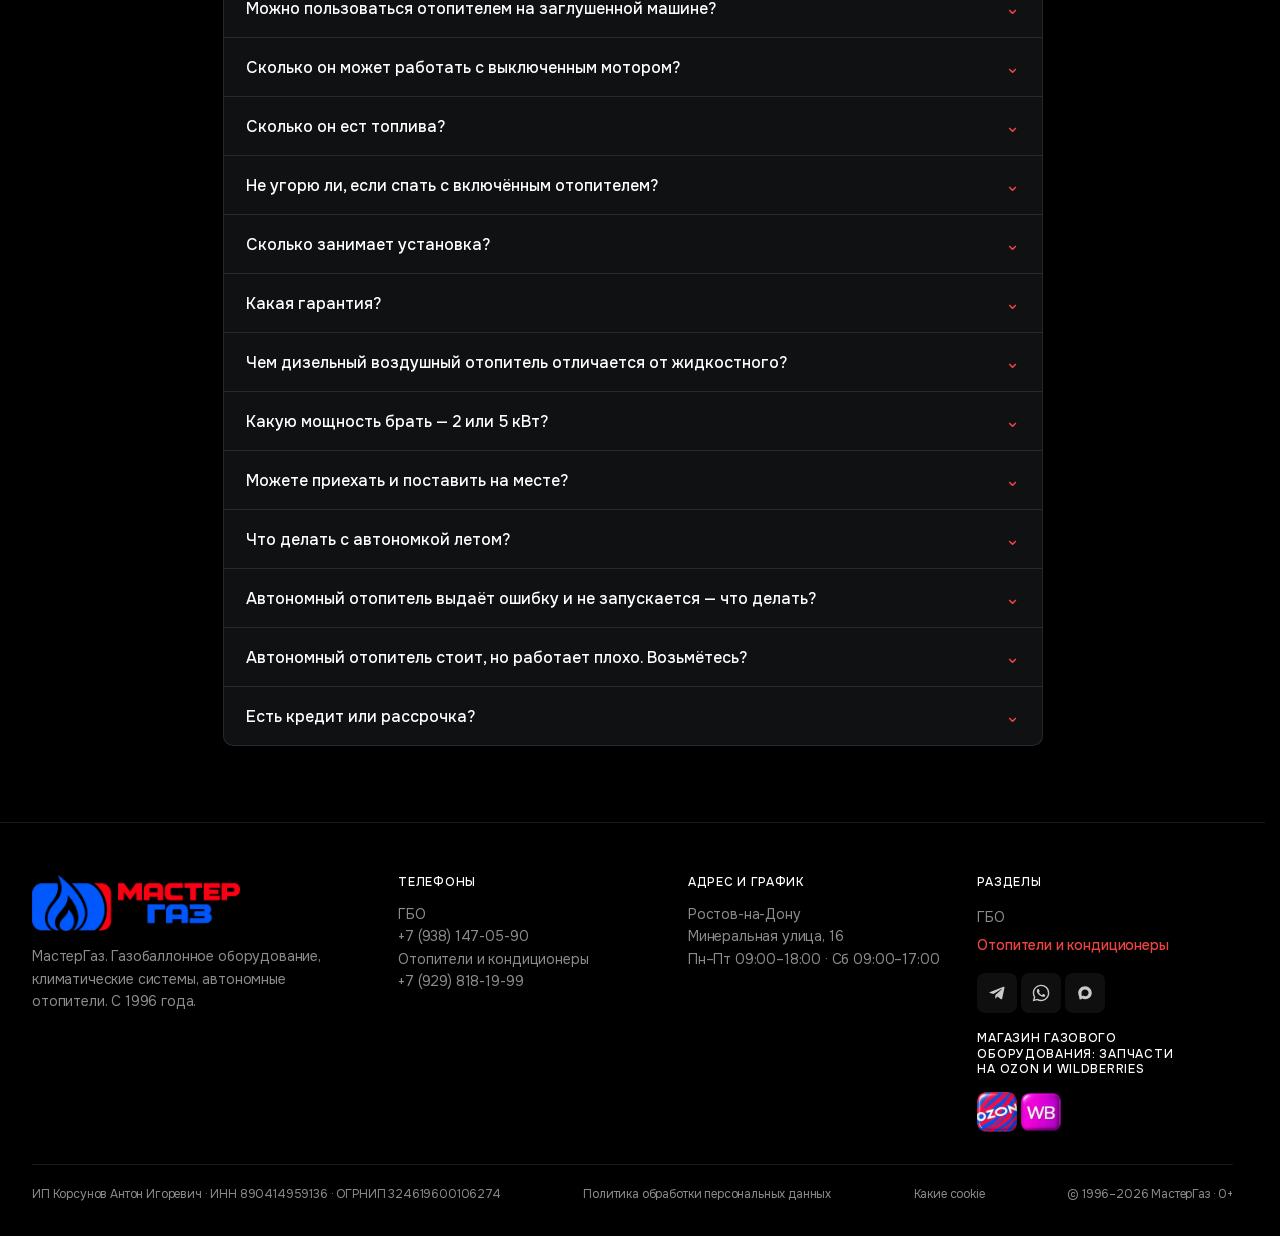
<file: otopiteli/index.html>
<!doctype html>
<html lang="ru">
<head>
<meta charset="utf-8">
<meta name="viewport" content="width=device-width, initial-scale=1, viewport-fit=cover">
<title>МастерГаз — Установка автономных отопителей в Ростове-на-Дону</title>
<meta name="description" content="Установка автономных отопителей от 4 часов в Ростове-на-Дону. Воздушные и жидкостные, на бензин и дизель. Год гарантии, своя мастерская, выездная бригада.">
<!-- Один основной адрес страницы, как и у страницы ГБО -->
<link rel="canonical" href="https://mastergaz.ru/otopiteli/">
<meta property="og:type" content="website">
<meta property="og:locale" content="ru_RU">
<meta property="og:site_name" content="МастерГаз">
<meta property="og:url" content="https://mastergaz.ru/otopiteli/">
<meta property="og:title" content="Установка автономных отопителей в Ростове-на-Дону — МастерГаз">
<meta property="og:description" content="Воздушные и жидкостные отопители на бензин и дизель: тепло до 12 часов на заглушенном моторе. Год гарантии, своя мастерская, выездная бригада.">
<meta property="og:image" content="https://mastergaz.ru/img/foto/o1.webp">
<script>document.documentElement.classList.add('dv')</script>
<link rel="preload" href="../font/onest-cyrillic.woff2" as="font" type="font/woff2" crossorigin>
<link rel="preload" href="../img/foto/o1-760.webp" as="image" imagesrcset="../img/foto/o1-760.webp 760w, ../img/foto/o1.webp 1000w" imagesizes="(max-width:760px) calc(100vw - 76px), 520px" fetchpriority="high">
<link rel="stylesheet" href="../font/onest.css?v=54">
<link rel="icon" href="../favicon.ico?v=54" sizes="any">
<link rel="icon" type="image/png" sizes="32x32" href="../favicon-32.png?v=54">
<link rel="icon" type="image/png" sizes="192x192" href="../favicon-192.png?v=54">
<link rel="apple-touch-icon" href="../apple-touch-icon.png?v=54">
<link rel="stylesheet" href="../dvizhenie.css?v=54">
<style>
/* Страница «Автономные отопители» сайта МастерГаз в шаблоне «Голубая тяжесть»: чёрный лист,
   мягкие углы, квадратики как сквозной знак, акцент красный, как у МастерГаза. Светлые разделы -
   класс s-paper, блок кондиционеров - cold с синим. Цвета раздела идут через --t-*. */
:root{
  color-scheme:dark;
  --font:'Onest','Helvetica Neue',Arial,sans-serif;

  /* акцент красный, как у МастерГаза; синий - только блок кондиционеров */
  --soglasie-fon:#17191c; --soglasie-text:#f2f3f5; --soglasie-knopka:#dc2626; --soglasie-ramka:rgba(255,255,255,.22);
  --accent:#dc2626;
  --accent-bright:#ef4444;
  --accent-ring:rgba(220,38,38,.3);
  --accent-soft:#f8cfcf;
  --accent-mist:#fdeeee;
  --glow:rgba(239,68,68,.5);
  --cold:#1e6ef3;
  --cold-bright:#3d84f7;
  /* углы: мягче, чем в шаблоне */
  --r-s:8px;
  --r:10px;
  --r-l:14px;
  --bg:#000;
  --card-2:#16191d;
  --paper:#f3f3f3;
  --star:#f5b301;
  --ok:#35d06a;

  /* цвета раздела: по умолчанию тёмный */
  --t-fg:#fff;
  --t-soft:rgba(255,255,255,.78);
  --t-muted:rgba(255,255,255,.55);
  --t-card:#0f1113;
  --t-line:rgba(255,255,255,.1);
  --t-line-2:rgba(255,255,255,.22);
  --t-ph:#16191d;
  --t-ph-fg:rgba(255,255,255,.45);

  --ease:cubic-bezier(.65,0,.35,1);
}
.s-paper{
  --t-fg:#000;
  --t-soft:rgba(0,0,0,.78);
  --t-muted:rgba(0,0,0,.5);
  --t-card:#fff;
  --t-line:rgba(0,0,0,.1);
  --t-line-2:rgba(0,0,0,.22);
  --t-ph:#e4e4e4;
  --t-ph-fg:rgba(0,0,0,.45);
  --ok:#1f9d55;
  background:var(--paper);color:var(--t-soft);
}

*{box-sizing:border-box}
[hidden]{display:none!important}
/* место под полосу прокрутки держим всегда - как на странице ГБО, чтобы при
   дорисовке страницы ширина текста не менялась и заголовки не прыгали */
html{scrollbar-gutter:stable}
body{margin:0;font-family:var(--font);background:var(--bg);color:var(--t-soft);letter-spacing:-.01em;-webkit-font-smoothing:antialiased}
img{max-width:100%}
a{color:var(--accent-bright);text-decoration:none}
b,strong{font-weight:600}
h1,h2,h3{color:var(--t-fg);margin:0;font-weight:500;text-wrap:balance}
p{margin:0;text-wrap:pretty}
button{font-family:var(--font)}
.nowrap{white-space:nowrap}
.hero__card::before,.sticker::after,.safety::after,.result::before,.result::after,.rate::after,
.marquee__g span::after,.dot,.kit-list li::before,[data-divider]>i{border-radius:2px}

.wrap{max-width:1280px;margin:0 auto;padding-inline:32px}
section{padding-block:76px}
.s-tight{padding-block:36px}
.dv-row{padding-block:0}

h2{font-size:clamp(30px,3.4vw,48px);line-height:1.08;letter-spacing:-.03em;text-align:center}
h2 em{font-style:normal;color:var(--accent-bright)}
.s-paper h2 em{color:var(--accent)}
.s-dark h2{text-align:left}
.sub{text-align:center;font-size:clamp(15px,1.4vw,17px);line-height:1.5;color:var(--t-muted);margin:14px auto 0;max-width:70ch}
.sub--one{max-width:none;white-space:nowrap}
@media (max-width:980px){.sub--one{white-space:normal}}
.lnk,.lnk-btn{color:var(--accent-bright);text-decoration:underline;text-decoration-thickness:1.5px;text-underline-offset:4px}
.lnk-btn{background:none;border:0;padding:0;font:inherit;letter-spacing:inherit;cursor:pointer}
.slider{position:relative}
.slider--in{overflow:hidden;border-radius:0}
.sl-track{display:flex;gap:4px;overflow-x:auto;scroll-snap-type:x mandatory;scroll-behavior:smooth;
  scrollbar-width:none;-ms-overflow-style:none}
.sl-track::-webkit-scrollbar{display:none}
.sl-track>*{scroll-snap-align:start;flex:0 0 calc((100% - 8px) / 3)}
.lounge__track>*{flex:0 0 100%}
.lounge__track img{display:block;width:100%;height:100%;min-height:260px;object-fit:cover}
.sl-btn{position:absolute;top:50%;transform:translateY(-50%);z-index:5;width:40px;height:40px;border-radius:var(--r-s);
  border:1px solid rgba(255,255,255,.18);background:rgba(20,22,25,.85);color:#fff;font-size:22px;line-height:1;
  cursor:pointer;display:flex;align-items:center;justify-content:center;transition:background .25s var(--ease)}
@media (hover:hover){.sl-btn:hover{background:var(--accent)}}
.sl-btn--prev{left:-30px}
.sl-btn--next{right:-30px}
.slider--in .sl-btn--prev{left:12px}
.slider--in .sl-btn--next{right:12px}
.sec-head{margin-bottom:40px}

/* кнопки: синяя светится мягко - на компьютере при наведении, на телефоне всегда */
.btn{display:inline-flex;align-items:center;justify-content:center;gap:10px;border:none;border-radius:var(--r-s);
  padding:16px 26px;font-size:15px;font-weight:500;letter-spacing:-.01em;
  cursor:pointer;transition:background .25s var(--ease),box-shadow .25s var(--ease),transform .12s var(--ease)}
.btn--primary{background:var(--accent);color:#fff}
@media (hover:hover){.btn--primary:hover{background:var(--accent-bright);box-shadow:0 0 24px var(--glow)}}
@media (hover:none){.btn--primary{box-shadow:0 0 24px rgba(239,68,68,.55)}}
.btn--primary:active{transform:scale(.985)}
.btn--quiet{background:transparent;color:var(--t-fg);box-shadow:inset 0 0 0 1px var(--t-line-2)}
@media (hover:hover){.btn--quiet:hover{background:var(--t-ph)}}
.btn--cold{background:var(--cold);color:#fff}
@media (hover:hover){.btn--cold:hover{background:var(--cold-bright);box-shadow:0 0 24px rgba(61,132,247,.5)}}
@media (hover:none){.btn--cold{box-shadow:0 0 24px rgba(61,132,247,.55)}}
.btn--wide{width:100%}
.btn--big{padding:20px 34px;font-size:16px}
.btn:disabled{background:var(--t-ph);color:var(--t-muted);box-shadow:none;cursor:default}
.btn:focus-visible{outline:2px solid var(--accent-bright);outline-offset:3px}

/* ——— шапка висит сверху тёмной плашкой ——— */
.header{position:sticky;top:env(safe-area-inset-top,0px);z-index:40;padding:10px 16px 0}
.header__in{display:flex;align-items:center;gap:24px;padding:12px 12px 12px 22px;border-radius:var(--r-l);
  background:rgba(20,22,25,.86);-webkit-backdrop-filter:blur(14px);backdrop-filter:blur(14px)}
/* логотип - картинка из img/logo.webp (эмблема + слова в строку), вырезан по форме, без подложки */
.logo{display:block;line-height:0;flex-shrink:0}
.logo img{height:48px;width:auto;display:block}
.f-logo{height:56px;width:auto;display:block;margin-bottom:14px}
.tabs{display:flex;gap:4px;background:rgba(255,255,255,.06);border-radius:11px;padding:5px;margin-inline:auto}
.tabs a{padding:10px 18px;border-radius:var(--r-s);font-size:15px;font-weight:500;color:var(--t-muted);white-space:nowrap}
.tabs a.is-active{background:var(--accent);color:#fff}
.header__right{display:flex;align-items:center;gap:18px}
.hours{font-size:13px;line-height:1.45;color:var(--t-muted);white-space:nowrap}
.hours b{display:flex;align-items:center;gap:6px;font-weight:500;color:var(--t-soft)}
.dot{width:7px;height:7px;background:var(--ok);flex:0 0 7px}
.dot--off{background:var(--accent)}
.header__phone{font-size:17px;font-weight:500;color:var(--t-fg);white-space:nowrap}
.header .btn{padding:14px 22px}

/* ——— первый экран ——— */
.hero{padding-block:32px 0}
.hero__card{position:relative;overflow:hidden;background:var(--t-card);border:1px solid var(--t-line);border-radius:var(--r-l);min-height:560px}
.hero__card::before{content:"";position:absolute;top:14px;right:14px;width:8px;height:8px;background:var(--accent);z-index:3}
.hero__grid{position:relative;z-index:2;display:grid;grid-template-columns:minmax(0,1.2fr) minmax(240px,.9fr);
  gap:40px;align-items:center;padding:48px 80px 88px 48px}
h1{font-size:clamp(30px,3.4vw,54px);font-weight:500;line-height:1.02;letter-spacing:-.035em;color:#fff;margin-bottom:16px}
h1 em{font-style:normal;color:var(--accent-bright)}
.hero__sub{font-size:18px;line-height:1.45;color:var(--t-muted);margin-bottom:32px;max-width:46ch;text-wrap:pretty}
.hero__kinds{display:block}
.hero__row{display:flex;flex-wrap:wrap;align-items:center;gap:40px}
.counter b{font-size:clamp(34px,3.2vw,52px);font-weight:400;color:#fff;letter-spacing:-.03em;line-height:1.1}
.counter i{display:block;font-style:normal;font-size:13px;color:var(--t-muted);margin-top:4px}
/* рейтинг с Яндекс Карт стоит под подписью к фото, перед плашками УТП */
.hero__rate{margin-top:8px;font-size:13px;line-height:1.4;color:var(--t-muted);text-align:center}
.hero__stars{color:var(--star);letter-spacing:2px;margin-right:8px}
.hero__photo{position:relative}
.hero__shot{border-radius:var(--r);overflow:hidden}
.hero__cap{font-size:13px;color:var(--t-muted);margin-top:12px;text-align:center}
/* слайдер первого экрана: кадры лежат стопкой, активный проявляется (как на ГБО) */
.hero-photos{position:relative;aspect-ratio:16/10;background:var(--t-ph)}
.hero-photos__shot{position:absolute;inset:0;width:100%;height:100%;object-fit:cover;opacity:0;transform:scale(1.04);transition:opacity .9s var(--ease),transform 6.5s linear}
.hero-photos__shot.is-active{opacity:1;transform:scale(1)}
.hero__cap{transition:opacity .45s var(--ease)}
.hero__cap.is-fading{opacity:0}
/* «что входит»: список слева, фото комплекта справа */
.kit{display:grid;grid-template-columns:minmax(0,1fr) minmax(0,420px);gap:22px;align-items:center}
.acc__b:has(.kit){max-width:none}
.kit__photo{width:100%;height:auto;display:block;border-radius:var(--r-s);justify-self:end}
/* фото мастерской под плашкой «Собственная мастерская»: ровно в ряд, чуть касаются плашки, друг на друга не наезжают (Eugene, 10.10) */
.rem-shots{position:relative;z-index:1;display:grid;grid-template-columns:1fr 1fr;gap:16px;width:min(88%,900px);margin:-14px auto 0}
.rem-shot{margin:0;border-radius:var(--r-s);overflow:hidden;border:3px solid var(--t-bg);box-shadow:0 14px 34px rgba(0,0,0,.35);background:var(--t-card)}
.rem-shot img{display:block;width:100%;height:100%;aspect-ratio:4/3;object-fit:cover}
/* лента работ - механика АвтоРегиона 161: все слоты одной ширины, активный по центру, соседи
   приглушены и уменьшены; фото целиком, без обрезки; палец за один мах - одна карточка.
   На мыши притягивание делает скрипт (initDock), CSS-snap выключен, иначе лента дёргалась (Eugene, 10.10) */
/* заголовок ленты в две строки: вторая акцентом. Строка - свой блок, чтобы при
   нехватке ширины делилась ровно, а не словом на строку (Eugene, 10.10) */
.s-cloud .sec-head h2 .l1,.s-cloud .sec-head h2 em{display:block;text-wrap:balance}
.dock{position:relative;--dock-h:420px;--dock-w:170px;display:flex;gap:24px;margin-top:8px;padding:20px calc(50% - var(--dock-w) / 2) 12px;overflow-x:auto;scrollbar-width:none;overscroll-behavior-x:contain;scroll-snap-type:x mandatory;cursor:grab;user-select:none;-webkit-user-select:none}
.dock::-webkit-scrollbar{display:none}
.dock.is-dragging{scroll-snap-type:none;cursor:grabbing}
.dock.is-dragging *{pointer-events:none}
.dock__item{flex:0 0 auto;max-width:calc(100vw - 48px);scroll-snap-align:center;scroll-snap-stop:always;cursor:pointer;margin:0}
.dock__card{height:var(--dock-h);display:flex;justify-content:center;align-items:center;gap:8px;opacity:.45;transform:scale(.88);transition:opacity .45s cubic-bezier(.22,.61,.36,1),transform .45s cubic-bezier(.22,.61,.36,1)}
.dock__item.is-active .dock__card{opacity:1;transform:translateY(-8px) scale(1)}
.dock__card img{display:block;height:100%;width:auto;max-width:100%;object-fit:contain;border-radius:var(--r);pointer-events:none}
.dock__cap{display:block;margin:12px auto 0;max-width:340px;font-size:14px;line-height:1.35;color:var(--t-muted);text-align:center;opacity:.55;transition:opacity .45s,color .45s}
.dock__item.is-active .dock__cap{opacity:1;color:var(--t-fg)}
@media (max-width:760px){.dock{--dock-h:300px;--dock-w:120px;gap:14px}.dock__cap{font-size:12px;max-width:260px}
}
/* стрелки и счётчик под лентой (swipe.js, buildNav) - знак, что лента листается */
.dock-nav{display:flex;align-items:center;justify-content:center;gap:16px;margin-top:10px}
.dock-nav__b{width:42px;height:42px;padding:0;border:1px solid var(--t-line-2);border-radius:50%;background:transparent;color:var(--t-fg);display:flex;align-items:center;justify-content:center;cursor:pointer;transition:border-color .25s var(--ease),color .25s var(--ease),box-shadow .25s var(--ease),opacity .25s var(--ease)}
.dock-nav__b svg{width:20px;height:20px}
.dock-nav__b--next svg{transform:scaleX(-1)}
.dock-nav__b:disabled{opacity:.28;cursor:default}
@media (hover:hover){.dock-nav__b:hover:not(:disabled){border-color:var(--accent-bright);color:var(--accent-bright);box-shadow:0 0 0 4px var(--accent-ring)}}
.dock-nav__n{min-width:62px;text-align:center;font-size:14px;color:var(--t-muted);font-variant-numeric:tabular-nums}
@media (max-width:760px){.dock-nav{gap:14px;margin-top:8px}.dock-nav__b{width:38px;height:38px}.dock-nav__n{font-size:13px;min-width:56px}}
@media (prefers-reduced-motion:reduce){.dock__card{transition:none}}
/* «30 лет опыта» - синяя плитка, как плитки с цифрами в шаблоне */
.sticker{position:absolute;z-index:3;top:-11px;left:-11px;width:78px;height:78px;border-radius:var(--r);
  background:var(--accent);color:#fff;display:flex;flex-direction:column;justify-content:space-between;
  align-items:flex-start;padding:8px}
.sticker::after{content:"";position:absolute;top:5px;right:5px;width:5px;height:5px;background:#fff}
.sticker b{font-size:19px;font-weight:400;letter-spacing:-.03em;line-height:1.1;white-space:nowrap}
/* только подпись «опыта», прямой ребёнок: правило «.sticker span» ловило и
   цифры барабана - они тоже span внутри плашки - и во время прокрутки
   «30 лет» становилось 11 px вместо 15, а в конце прыгало обратно */
.sticker>span{font:500 11px/1.25 var(--font);letter-spacing:.06em;text-transform:uppercase}

.hooks{position:relative;z-index:3;margin-top:-48px;display:grid;grid-template-columns:repeat(3,1fr);gap:4px;padding-inline:8px}
.hook{background:var(--card-2);border:1px solid var(--t-line);border-radius:var(--r);padding:22px 24px}
.hook__t{display:flex;align-items:center;gap:11px;font-size:17px;font-weight:500;color:var(--t-fg);line-height:1.25;margin-bottom:8px;text-wrap:balance}
.hook__t svg{width:22px;height:22px;flex:0 0 22px;color:var(--accent-bright)}
.hook p{font-size:14px;line-height:1.5;color:var(--t-muted)}
.fit{margin-top:34px;text-align:center;font-size:clamp(16px,1.6vw,19px);line-height:1.6;color:var(--t-fg);font-weight:500;text-wrap:balance}

/* заглушки под фото: ровные, без пунктира */
.ph{border-radius:var(--r);background:var(--t-ph);display:flex;flex-direction:column;align-items:center;justify-content:center;
  gap:6px;text-align:center;padding:16px;color:var(--t-ph-fg);font-size:13px;line-height:1.4;min-height:150px}
.ph b{font:500 12px/1.3 var(--font);letter-spacing:.06em;text-transform:uppercase;color:var(--t-muted)}
.ph--wide{aspect-ratio:16/10;min-height:0}
.ph--sq{aspect-ratio:1;min-height:0}
.ph--tall{aspect-ratio:3/4;min-height:0}
.ph--a4{aspect-ratio:1/1.414;min-height:0}

.cards3{display:grid;grid-template-columns:repeat(3,1fr);gap:4px}
.cards2{display:grid;grid-template-columns:1fr 1fr;gap:4px}
.card{background:var(--t-card);border:1px solid var(--t-line);border-radius:var(--r);padding:26px}
.card h3{font-size:19px;line-height:1.25;letter-spacing:-.02em;margin-bottom:9px}
.card p{font-size:15px;line-height:1.5;color:var(--t-muted)}
.card--wide{margin-top:4px;padding:30px 34px}
.card--wide h3{font-size:clamp(22px,2.4vw,30px);margin-bottom:10px}
.card--icon{position:relative;display:flex;gap:14px;align-items:flex-start}
.card--icon .gear{position:static;flex:0 0 30px;width:30px;height:30px;margin-top:4px;color:var(--accent);animation:spin 30s linear infinite}
.card--icon .card__txt{padding:0}
@keyframes spin{to{transform:rotate(360deg)}}
.card--wide p{font-size:clamp(16px,1.6vw,18px);line-height:1.5;color:var(--t-soft);max-width:68ch}

/* ——— почему в дизеле холодно + сравнение ——— */
.why{background:var(--t-card);border:1px solid var(--t-line);border-radius:var(--r-l);padding:34px 40px 30px;
  margin-bottom:4px;text-align:center}
.why h3{font-size:clamp(22px,2.4vw,30px);letter-spacing:-.02em;margin-bottom:22px}
/* схема температур: два градусника и общая пунктирная черта «90 °C, нужно для обогрева».
   У дизеля столбик до неё не доходит, у автономки уходит выше черты, но не до самого
   верха колбы: над обоими столбиками остаётся воздух (Eugene, 30.09). */
.thermo{display:block;width:100%;max-width:360px;margin:0 auto} /* градусники - по оси карточки; 50 °C слева от серого на уровне столбика, 90 °C справа от красного на уровне черты */
.t-tube{fill:rgba(255,255,255,.12);stroke:rgba(255,255,255,.28);stroke-width:1.5}
/* сплошной серый, а не полупрозрачный: на просвет были видны стыки столбика и колбы */
.t-cold{fill:#7c7d7e}
.t-hot{fill:var(--accent)}
.t-need{stroke:#fff;stroke-width:2;stroke-dasharray:6 6}
/* столбики поднимаются из колбы, когда схема попала на экран: сначала проступает черта
   90 °C, потом растёт дизель и не дотягивает, за ним автономка уходит выше черты */
.t-col{transform-box:view-box;transform-origin:50% 182px;transition:transform 1.7s cubic-bezier(.19,1,.22,1)}
.t-col--hot{transition-delay:.45s}
.t-fade{transition:opacity .7s var(--ease)}
.t-lbl-cold{transition:opacity .5s 1.2s}
.dv .thermo.is-wait .t-col{transform:scaleY(0)}
.dv .thermo.is-wait .t-fade,.dv .thermo.is-wait .t-lbl-cold{opacity:0}
.t-num{fill:#fff;font:500 17px var(--font)}
.t-num--cold{fill:var(--t-soft)}
.t-small{fill:var(--t-muted);font:400 13px var(--font)}
.t-name{fill:#fff;font:500 16px var(--font)}
.t-bad{fill:var(--t-muted);font:400 13px var(--font)}
.t-good{fill:var(--accent-bright);font:500 13px var(--font)}
/* приписка под схемой - подпись к ней, а не второй заголовок: мельче и спокойнее */
.why__line{margin:18px auto 0;max-width:52ch;font-size:clamp(14px,1.3vw,16px);line-height:1.5;color:var(--t-soft);text-wrap:balance}

/* сравнение штатной печки и автономки - три главные пары, сразу под схемой */
.vs{display:grid;grid-template-columns:1fr 1fr;border:1px solid var(--t-line);border-radius:var(--r-l);overflow:hidden;background:var(--t-card)}
.vs__head{padding:18px 26px;font:600 13px/1.3 var(--font);letter-spacing:.06em;text-transform:uppercase}
.vs__head--bad{background:rgba(255,255,255,.04);color:var(--t-muted);border-bottom:1px solid var(--t-line)}
.vs__head--good{background:var(--accent);color:#fff}
.vs__cell{padding:18px 26px;border-bottom:1px solid var(--t-line);font-size:15px;line-height:1.55;display:grid;
  grid-template-columns:20px 1fr;gap:10px;align-items:start;text-wrap:pretty}
.vs__cell--bad{background:rgba(255,255,255,.04);color:var(--t-muted)}
.vs__cell--good{color:var(--t-soft)}
.vs__cell b{color:var(--t-fg);font-weight:600}
.mk{font-weight:700;line-height:1.4}
.mk--bad{color:var(--t-muted)}
.mk--good{color:var(--ok)}
.vs__pair{display:contents}
.vs__pair:last-child .vs__cell{border-bottom:0}
.lbl{display:none}

/* ——— ошибки установки (светлый раздел) ——— */
/* Два фото стояли столбиком в узкой колонке: она выходила 713 точек против 350 у
   текста, и под текстом зияла дыра в треть экрана. Теперь колонка шире, а фото в
   ней рядом - высота сравнялась с текстом (Eugene, 13.10) */
.errors{display:grid;grid-template-columns:1fr 1.05fr 1.25fr;gap:32px;align-items:start}
.errors>div{display:flex;flex-direction:column}
.errors .good{flex:1}
.errors .shots{display:grid;min-width:0}
.errors__t{font-size:18px;font-weight:500;color:var(--t-fg);margin-bottom:18px;min-height:27px}
.bad ul,.good ul{margin:0;padding:0;display:grid;gap:16px}
.bad-list{padding-top:24px!important}
.good{padding-top:24px}
.bad li,.good li{list-style:none;display:grid;grid-template-columns:18px 1fr;gap:10px;font-size:15px;line-height:1.5;color:var(--t-soft);text-wrap:pretty}
.x{color:var(--accent);font-weight:700;line-height:1.4}
.v{color:var(--ok);font-weight:700;line-height:1.4}
.good{background:var(--t-card);border:1px solid var(--t-line);border-radius:var(--r);padding:24px}
.shots{display:grid;grid-template-columns:1fr 1fr;gap:4px;position:sticky;top:104px}
/* фото от заказчика вместо заглушек: кадр целиком, без обрезки, по центру колонки */
.shot{margin:0;display:grid;gap:7px;justify-items:center;min-width:0}
.shot img{display:block;width:auto;max-width:100%;max-height:330px;border-radius:var(--r)}
.shot figcaption{font:400 12px/1.35 var(--font);color:var(--t-muted);text-align:center}
/* проверка безопасности - синий блок */
.safety{position:relative;margin:22px 0 0;display:flex;gap:14px;align-items:flex-start;background:var(--accent);color:rgba(255,255,255,.85);border-radius:var(--r-l);padding:26px 34px 30px}
.safety::after{content:"";position:absolute;top:14px;right:14px;width:8px;height:8px;background:#fff}
.safety svg{position:static;flex:0 0 30px;width:30px;height:30px;margin-top:2px;color:#fff}
.safety__txt{padding:0}
.safety b{display:block;color:#fff;font-size:clamp(22px,2.4vw,30px);font-weight:500;letter-spacing:-.02em;line-height:1.15;margin-bottom:10px;text-wrap:balance}
.safety p{font-size:clamp(16px,1.6vw,18px);line-height:1.45;max-width:68ch}
.safety p+p{margin-top:6px}

/* ——— подборщик ——— */
.panel{background:var(--t-card);border:1px solid var(--t-line);border-radius:var(--r-l);padding:34px;max-width:1080px;margin:0 auto}
.pick{display:grid;grid-template-columns:1.15fr .85fr;gap:30px;align-items:stretch}
.pick__tiles{display:grid;gap:4px}
.tile{display:flex;gap:12px;align-items:center;text-align:left;background:rgba(255,255,255,.03);border:1px solid var(--t-line);
  border-radius:var(--r-s);padding:15px 18px;font-size:15px;font-weight:500;color:var(--t-soft);cursor:pointer;text-wrap:balance;
  transition:border-color .25s var(--ease),box-shadow .25s var(--ease)}
@media (hover:hover){.tile:hover{border-color:var(--t-line-2)}}
.tile[aria-pressed="true"]{border-color:var(--accent);box-shadow:0 0 0 3px var(--accent-ring);color:var(--t-fg)}
.tile svg{width:24px;height:24px;flex:0 0 24px;color:var(--accent-bright)}
/* ответ подборщика - синяя плитка с квадратиками в углах */
.result{position:relative;background:var(--accent);color:rgba(255,255,255,.85);border-radius:var(--r);padding:30px;min-height:100%;
  display:flex;flex-direction:column;justify-content:center}
.result::before,.result::after{content:"";position:absolute;right:14px;width:8px;height:8px;background:#fff}
.result::before{top:14px}
.result::after{bottom:14px}
.result small{display:block;font:500 12px/1.3 var(--font);letter-spacing:.06em;text-transform:uppercase;color:rgba(255,255,255,.75);margin-bottom:10px}
.result b{font-size:clamp(36px,4vw,52px);font-weight:400;color:#fff;line-height:1;letter-spacing:-.03em;margin-bottom:12px}
.result p{font-size:15px;line-height:1.55;white-space:pre-line}
/* надпись и описание держат высоту самого длинного варианта каждая по отдельности:
   в ту же клетку сетки лежат невидимые копии всех вариантов, поэтому плашка не меняет
   высоту ни при какой ширине и шрифте, а ответ всегда стоит сразу под «Вам подойдёт» */
.stack{display:grid}
.stack>*{grid-area:1/1}
.stack__ghost{visibility:hidden}
.kit-list{margin:0;padding:0;display:grid;gap:9px}
.kit-list li{list-style:none;display:grid;grid-template-columns:16px 1fr;gap:10px;font-size:15px;line-height:1.5;color:var(--t-soft)}
.kit-list li::before{content:'';width:7px;height:7px;background:var(--accent);margin-top:8px}

/* аккордеон */
.acc{border:1px solid var(--t-line);border-radius:var(--r);overflow:hidden;background:var(--t-card)}
.acc__i+.acc__i{border-top:1px solid var(--t-line)}
.acc__h{width:100%;display:flex;justify-content:space-between;align-items:center;gap:16px;background:transparent;border:none;
  cursor:pointer;padding:18px 22px;font-size:16px;font-weight:500;color:var(--t-fg);text-align:left;text-wrap:balance}
.acc__ic{color:var(--accent-bright);flex:0 0 auto;transition:transform .4s var(--ease);font-size:18px}
.acc__i.is-open .acc__ic{transform:rotate(180deg)}
.acc__p{display:grid;grid-template-rows:0fr;transition:grid-template-rows .4s var(--ease)}
.acc__i.is-open .acc__p{grid-template-rows:1fr}
.acc__in{overflow:hidden;min-height:0}
.acc__b{padding:0 22px 18px;font-size:15px;line-height:1.55;color:var(--t-soft);max-width:74ch}
.acc--narrow{max-width:820px;margin:0 auto}

.cta-wide{max-width:none;margin:26px auto 0}
.cta-wide .btn{padding:22px 34px;font-size:17px}

/* ——— кондиционеры: синий раздел ——— */
.cold{
  --t-fg:#fff;
  --t-soft:rgba(255,255,255,.86);
  --t-muted:rgba(255,255,255,.64);
  --t-card:#0d1a33;
  --t-line:rgba(61,132,247,.3);
  --t-ph:#12264a;
  --t-ph-fg:rgba(255,255,255,.62);
  position:relative;overflow:hidden;background:#060e1f;color:var(--t-soft)}
.cold::before{content:'';position:absolute;inset:0;pointer-events:none;opacity:.5;
  background-image:url("data:image/svg+xml,%3Csvg xmlns='http://www.w3.org/2000/svg' width='150' height='150' viewBox='0 0 150 150'%3E%3Cg fill='none' stroke='%233d84f7' stroke-width='1.1' stroke-linecap='round' opacity='.35'%3E%3Cpath d='M36 22v28M23.9 29l24.2 14M23.9 43l24.2-14M36 26.5l-4 3.2M36 26.5l4 3.2M36 45.5l-4-3.2M36 45.5l4-3.2'/%3E%3Cpath d='M112 92v28M99.9 99l24.2 14M99.9 113l24.2-14M112 96.5l-4 3.2M112 96.5l4 3.2M112 115.5l-4-3.2M112 115.5l4-3.2'/%3E%3C/g%3E%3C/svg%3E")}
.cold .wrap{position:relative;z-index:1}
.cold h2 em{color:var(--cold-bright)}
.snow{width:26px;height:26px;color:var(--cold-bright);display:block;margin:0 auto 10px}
.tagline{display:inline-block;background:var(--cold);color:#fff;border-radius:6px;padding:4px 8px;
  font:600 12px/1.3 var(--font);letter-spacing:.04em;text-transform:uppercase;margin-bottom:12px}
/* сертификата дилера TerraFrigo нет (Eugene, 09.10) - осталась одна кнопка */
.cold__doc{max-width:420px;margin-top:28px}

/* ——— автопарки ——— */
.marquee{overflow:hidden;padding-block:8px;max-width:720px;margin:0 auto;
  -webkit-mask-image:linear-gradient(90deg,transparent,#000 8%,#000 92%,transparent);
  mask-image:linear-gradient(90deg,transparent,#000 8%,#000 92%,transparent)}
.marquee__track{display:flex;width:max-content;animation:run 46s linear infinite}
@media (hover:hover){.marquee:hover .marquee__track{animation-play-state:paused}}
.marquee__g{display:flex;align-items:center;gap:30px;padding-right:30px}
.marquee__g span{white-space:nowrap;font-size:15px;font-weight:500;color:var(--t-soft)}
.marquee__g span::after{content:'';display:inline-block;width:6px;height:6px;background:var(--accent);margin-left:30px;vertical-align:middle}
@keyframes run{to{transform:translateX(-50%)}}

/* ——— отзывы ——— */
.rev-head{display:flex;justify-content:space-between;align-items:center;gap:26px;margin-bottom:30px}
.rate{position:relative;display:flex;align-items:center;gap:16px;background:var(--accent);border-radius:var(--r);padding:16px 34px 16px 22px}
.rate::after{content:"";position:absolute;top:10px;right:10px;width:6px;height:6px;background:#fff}
.rate b{font-size:34px;font-weight:400;color:#fff;line-height:1.1;letter-spacing:-.03em}
.rate .stars{color:#fff;font-size:14px;letter-spacing:2px}
.rate small{display:block;font:400 12px/1.45 var(--font);color:rgba(255,255,255,.8);margin-top:3px}
.rev-grid{display:grid;grid-template-columns:repeat(3,1fr);gap:4px}
.rev{background:var(--t-card);border:1px solid var(--t-line);border-radius:var(--r);padding:24px}
.rev__top{display:flex;align-items:center;gap:12px;margin-bottom:10px}
.rev__av{width:38px;height:38px;border-radius:var(--r-s);background:rgba(255,255,255,.08);color:#fff;display:flex;align-items:center;
  justify-content:center;font-weight:500;font-size:15px;flex:0 0 38px}
.rev__n{font-size:15px;font-weight:500;color:var(--t-fg)}
.rev__d{font:400 12px/1.4 var(--font);color:var(--t-muted)}
.rev__s{color:var(--star);font-size:13px;letter-spacing:2px;margin-bottom:8px}
.rev p{font-size:14px;line-height:1.55;color:var(--t-muted)}
.rev-foot{display:flex;justify-content:space-between;align-items:center;gap:20px;margin-top:20px;font-size:13px;color:var(--t-muted)}
.rev-foot a{color:var(--accent-bright);white-space:nowrap}
.rev-grid.sl-track{display:flex;flex-wrap:nowrap;grid-template-columns:none;cursor:grab;user-select:none;
  /* притягивание к карточке на мыши выключено (Eugene, 13.10): лента дёргалась
     на половине отзыва; пальцем оно остаётся - ниже в @media (hover:none) */
  scroll-behavior:auto;scroll-snap-type:none}
/* видно край следующей карточки - понятно, что отзывов больше трёх; кнопок-стрелок нет, лента тянется мышью (swipe.js) */
.rev-grid.sl-track>*{flex-basis:calc((100% - 12px) / 3.25)}
.rev-grid.is-dragging{scroll-snap-type:none;cursor:grabbing}
.rev-grid.is-dragging *{pointer-events:none}
.rev{display:flex;flex-direction:column;color:inherit;transition:border-color .25s var(--ease),background .25s var(--ease),box-shadow .25s var(--ease)}
/* при наведении карточка подсвечивается золотым, как на странице ГБО */
@media (hover:hover){.rev:hover{border-color:var(--star);background:#15171a;box-shadow:0 12px 32px rgba(245,179,1,.1)}}
@media (hover:none){.rev-grid.sl-track{scroll-snap-type:x mandatory}}

/* ——— команда ——— */
.team{display:flex;flex-wrap:wrap;justify-content:center;gap:22px}
.team-card{display:flex;flex-direction:column;flex:0 1 calc(25% - 17px)}
.team-face{display:block;width:100%;height:auto}
.team h3{font-size:16px;margin:16px 0 4px}  /* 16, чтобы имя со стажем держалось в одну строку */
.team p{font-size:14px;color:var(--t-muted);line-height:1.5}
/* сертификат мастера - скан в правом нижнем углу фото, около 15 % площади (Eugene, 09.10) */
.team-photo{position:relative;border-radius:var(--r-m,14px);overflow:hidden;background:var(--t-card)}
.team-cert{position:absolute;right:5px;bottom:5px;width:34%;height:auto;display:block;border-radius:6px;
  box-shadow:0 6px 18px rgba(0,0,0,.35);background:#fff;padding:3px;box-sizing:border-box}
/* стаж строкой рядом с именем, плашки нет (Eugene, 13.10) */
.team-exp{white-space:nowrap}

/* ——— как добраться ——— */
.two{display:grid;grid-template-columns:1fr 1fr;gap:30px;align-items:start}
.info{display:grid;gap:18px}
.info div b{display:block;font:500 12px/1.3 var(--font);letter-spacing:.06em;text-transform:uppercase;color:var(--t-muted);margin-bottom:6px}
.info div span{font-size:16px;line-height:1.5;color:var(--t-fg);display:block;text-wrap:pretty}
.lounge{display:grid;grid-template-columns:1fr 1fr;background:var(--t-card);border:1px solid var(--t-line);border-radius:var(--r-l);overflow:hidden;margin-top:4px}
.lounge__txt{padding:30px;align-self:center} /* текст стал короче - на компьютере стоит по центру высоты фото */
.lounge__txt h3{font-size:clamp(18px,1.9vw,24px);letter-spacing:-.02em;margin-bottom:10px}
.lounge__txt p{font-size:15px;line-height:1.55;color:var(--t-muted)}
/* карта: живой виджет Яндекса; снимок со ссылкой - запасной вариант, если виджет не отозвался */
/* снимок карты подложкой: пока грузится виджет, на его месте карта, а не плашка */
.map{position:relative;border-radius:var(--r);overflow:hidden;min-height:320px;
  background:var(--t-ph) url(../img/foto/map.webp) center/cover no-repeat}
.map iframe{position:absolute;inset:0;width:100%;height:100%;border:0;display:block}
/* на телефоне карта перехватывает палец и страница перестаёт прокручиваться: до первого нажатия она закрыта плашкой */
.map__lock{position:absolute;inset:0;z-index:2;border:0;padding:0;cursor:pointer;
  background:rgba(17,17,17,.06);display:flex;align-items:flex-end;justify-content:center}
.map__lock span{margin-bottom:56px;background:rgba(255,255,255,.95);color:#111;
  font-size:13px;font-weight:600;padding:8px 14px;border-radius:var(--r-s);box-shadow:0 4px 14px rgba(0,0,0,.18)}
.map--static{display:block;min-height:0}
.map--static img{display:block;width:100%;height:100%;object-fit:cover;aspect-ratio:4/3}
.map--static .map__open{position:absolute;left:0;right:0;bottom:0;padding:12px 16px;
  background:linear-gradient(transparent,rgba(0,0,0,.55));color:#fff;font-size:14px;
  font-weight:600;text-align:center}
/* фасад и ролики с заездами */
.shot{display:block;width:100%;aspect-ratio:16/10;object-fit:cover;border-radius:var(--r)}
.shot-cap{font-size:14px;color:var(--t-soft);margin-top:8px;text-align:center}
.vid{position:relative;border-radius:var(--r);overflow:hidden;aspect-ratio:16/10;background:var(--t-ph)}
.vid__media{width:100%;height:100%;object-fit:cover;display:block}
.vid__play{position:absolute;left:50%;top:50%;transform:translate(-50%,-50%);
  width:64px;height:64px;border:0;border-radius:50%;background:rgba(17,17,17,.55);color:#fff;
  display:flex;align-items:center;justify-content:center;cursor:pointer;
  transition:background .2s ease,transform .15s ease}
.vid__play svg{margin-left:3px}
.vid__play:active{transform:translate(-50%,-50%) scale(.94)}
@media (hover:hover){.vid__play:hover{background:var(--accent)}}
.vid.is-started .vid__media{cursor:pointer}
.vid__sound{position:absolute;right:10px;bottom:10px;width:36px;height:36px;border:0;
  border-radius:50%;background:rgba(17,17,17,.55);color:#fff;display:flex;align-items:center;
  justify-content:center;cursor:pointer;transition:background .2s ease,transform .15s ease}
.vid__sound.is-on{background:var(--accent)}
.vid__sound:active{transform:scale(.94)}
@media (hover:hover){.vid__sound:hover{background:rgba(17,17,17,.75)}
  .vid__sound.is-on:hover{background:var(--accent)}}

/* ——— форма (светлый раздел) ——— */
.book{position:relative;overflow:hidden}
/* Блок заявки собран как на ГБО: светлая подложка, косые полосы слева, белая карточка,
   заголовок и обещание перезвонить - внутри карточки (Eugene, 14.10) */
.book.s-paper{background:var(--accent-mist)}
.book .wrap{position:relative;z-index:2}
.booking-stripes{position:absolute;top:0;bottom:0;right:calc(50% + 348px);width:130px;pointer-events:none}
.booking-stripe{position:absolute;top:0;bottom:0;transform:skewX(-14deg);transform-origin:top}
.booking-stripe--1{right:0;width:16px;background:var(--accent)}
.booking-stripe--2{right:26px;width:26px;background:var(--accent-bright)}
.booking-stripe--3{right:64px;width:40px;background:var(--accent-soft)}
@media (max-width:1100px){.booking-stripes{display:none}}
.form{position:relative;background:var(--t-card);border-radius:var(--r-l);padding:40px;
  box-shadow:0 8px 24px rgba(26,26,26,.12);
  max-width:640px;margin:0 auto;display:grid;gap:14px}
.form__h{margin:0;text-align:center}
.form__sub{margin:0;font-size:15px;line-height:1.45;color:var(--t-soft);text-align:center}
.form__fields{display:grid;gap:14px;margin-top:12px}
.form__after{text-align:center;margin-top:14px}
.form__after b{display:block;font-size:16px;font-weight:600;color:var(--t-fg);margin-bottom:6px}
.form__after span{display:block;font-size:14px;line-height:1.5;color:var(--t-muted);text-wrap:balance}
.form .mess{margin-top:10px}
label{font-size:13px;font-weight:500;color:var(--t-muted);display:block;margin-bottom:8px}
input,select{width:100%;padding:14px 16px;border:1px solid var(--t-line-2);border-radius:var(--r-s);
  font-family:var(--font);font-size:16px;color:var(--t-fg);background:transparent}
input:focus,select:focus{outline:none;border-color:var(--accent);box-shadow:0 0 0 3px var(--accent-ring)}
.note{font-size:13px;line-height:1.55;color:var(--t-muted);text-align:center}
/* заявки: невидимое поле-ловушка для роботов и строка согласия под кнопкой */
.lead-trap{position:absolute;left:-9999px;width:1px;height:1px;opacity:0;pointer-events:none}
.lead-check{display:flex;flex-direction:column;gap:10px;margin:2px 0 4px}
/* телефон: карточка заявки и окно с полями уже */
/* заголовок формы на телефоне идёт от ширины экрана: на 375 при 30 px строка
   «отопитель» оставалась одна (правило Eugene: одно слово на строке не вешаем) */
@media (max-width:760px){.form{padding:20px}.modal{padding:20px}.form__sub{font-size:13px}
  .form__h{font-size:clamp(20px,6.2vw,30px)}}
.lead-check label{display:flex;gap:10px;align-items:flex-start;font-size:13px;line-height:1.45;color:var(--t-muted);cursor:pointer}
/* Галочки согласия: красный ободок, внутри белое пустое поле, при нажатии красная галка
   (Eugene, 14.10). Своего рисунка не было - страница тёмная, и браузер красил их чёрным. */
.lead-check input{appearance:none;-webkit-appearance:none;width:18px;height:18px;margin:1px 0 0;flex:0 0 auto;
  position:relative;padding:0;border:1.5px solid var(--accent);border-radius:4px;background:#fff;cursor:pointer}
.lead-check input::after{content:"";position:absolute;left:5px;top:1px;width:5px;height:9px;
  border:solid var(--accent);border-width:0 2px 2px 0;transform:rotate(45deg) scale(.4);opacity:0;
  transition:opacity .15s var(--ease),transform .15s var(--ease)}
.lead-check input:checked::after{opacity:1;transform:rotate(45deg) scale(1)}
.lead-check input:focus-visible{outline:2px solid var(--accent);outline-offset:2px}
.lead-check a{color:inherit;text-decoration:underline;text-underline-offset:2px}
.lead-check.nado-zapolnit label:first-child{color:var(--accent-bright)}
.lead-check.nado-zapolnit input[data-nado]{outline:2px solid var(--accent);outline-offset:3px;border-radius:4px}
.lead-consent a{color:inherit;text-decoration:underline;text-underline-offset:2px}
.mess{display:flex;gap:4px;justify-content:center;margin-top:4px}
.mess a{width:44px;height:44px;border-radius:var(--r-s);background:var(--accent);color:#fff;display:flex;
  align-items:center;justify-content:center;transition:background .25s var(--ease),box-shadow .25s var(--ease)}
@media (hover:hover){.mess a:hover{background:var(--accent-bright);box-shadow:0 0 20px var(--glow)}}
.mess svg{width:22px;height:22px;display:block}
/* отправка заявки: кнопка сжимается в зелёный кружок, рисуется галочка, дальше по очереди выскакивают мессенджеры */
.morph{display:flex;flex-direction:column;align-items:center}
.morph__btn{position:relative;height:56px;padding-block:0;overflow:hidden;
  transition:width .5s var(--ease) .1s,padding .5s var(--ease) .1s,border-radius .5s var(--ease) .1s,background-color .3s,box-shadow .3s}
.morph__label{white-space:nowrap;transition:opacity .15s}
.morph__check{position:absolute;left:50%;top:50%;width:26px;height:26px;margin:-13px 0 0 -13px;opacity:0}
.morph__check path{stroke-dasharray:24;stroke-dashoffset:24}
.is-sent .morph__btn{width:56px;padding:0;border-radius:50%;background:#1f9d55;color:#fff;box-shadow:0 8px 24px rgba(31,157,85,.35);cursor:default}
.is-sent .morph__label{opacity:0}
.is-sent .morph__check{opacity:1;transition:opacity .1s .45s}
.is-sent .morph__check path{stroke-dashoffset:0;transition:stroke-dashoffset .45s .5s var(--ease)}
.morph__note{max-height:0;opacity:0;overflow:hidden;text-align:center;font-size:15px;font-weight:600;line-height:1.4;color:var(--t-fg);
  transition:max-height .4s .55s,opacity .3s .65s,margin-top .4s .55s}
.is-sent .morph__note{max-height:80px;opacity:1;margin-top:14px}
/* телефона ещё нет: кнопка не серая и нажимается, по нажатию показывает, что заполнить (Eugene, 13.10) */
.morph__btn:not(.is-ready):not(:disabled){background:rgba(220,38,38,.18);color:var(--accent-bright);box-shadow:none}
.pole-telefon.nado-zapolnit input{border-color:var(--accent);box-shadow:0 0 0 3px var(--accent-ring)}
.mess--after{display:none}
.is-sent .mess--after{display:flex}
.is-sent .mess a{animation:pop .5s cubic-bezier(.19,1,.22,1) both}
.is-sent .mess a:nth-child(1){animation-delay:.8s}
.is-sent .mess a:nth-child(2){animation-delay:.88s}
.is-sent .mess a:nth-child(3){animation-delay:.96s}
@keyframes pop{from{opacity:0;transform:scale(.5)}}

/* ——— подвал ——— */
.footer{background:var(--bg);border-top:1px solid var(--t-line);color:var(--t-muted);padding-block:52px 32px}
.footer h4{color:var(--t-fg);font:500 12px/1.3 var(--font);letter-spacing:.06em;text-transform:uppercase;margin:0 0 12px}
.f-grid{display:grid;grid-template-columns:1.3fr 1fr 1fr 1fr;gap:34px}
.f-grid p{font-size:14px;line-height:1.6;color:var(--t-muted)}
.f-links a{display:block;font-size:14px;line-height:2;color:var(--t-muted)}
.f-links a.on{color:var(--accent-bright);font-weight:500}
.circles{display:flex;gap:4px;flex-wrap:wrap;margin-top:14px}
.circles span,.circles a{width:40px;height:40px;border-radius:var(--r-s);background:rgba(255,255,255,.06);color:var(--t-soft);display:flex;
  align-items:center;justify-content:center;font:500 11px var(--font)}
.circles svg{width:20px;height:20px}
/* магазины - яркие кнопки с картинками, как на странице ГБО */
.circles .shop{background:none;overflow:hidden;line-height:0;transition:box-shadow .25s var(--ease)}
.circles .shop img{width:100%;height:100%;object-fit:cover;display:block}
@media (hover:hover){.circles .shop:hover{box-shadow:0 8px 22px rgba(0,0,0,.6)}}
.f-bot{margin-top:32px;padding-top:20px;border-top:1px solid var(--t-line);font:400 12px/1.6 var(--font);color:var(--t-muted);
  display:flex;justify-content:space-between;gap:16px;flex-wrap:wrap}
.f-bot a{color:var(--t-muted)}

/* ——— попап ——— */
.ovl{position:fixed;inset:0;background:rgba(0,0,0,.7);display:flex;align-items:center;justify-content:center;padding:16px;z-index:90}
.modal{background:var(--card-2);border:1px solid var(--t-line);border-radius:var(--r-l);padding:30px;max-width:420px;width:100%}
.modal h3{font-size:24px;letter-spacing:-.02em;margin-bottom:8px}
.modal__txt{font-size:15px;line-height:1.55;color:var(--t-soft);margin-top:10px}
.ovl:not([hidden]){animation:ovl-in .35s var(--ease) both}
.ovl:not([hidden]) .modal{animation:modal-in .6s cubic-bezier(.19,1,.22,1) both}
@keyframes ovl-in{from{opacity:0}}
@keyframes modal-in{from{opacity:0;transform:translateY(36px)}}
.close{float:right;background:none;border:none;font-size:24px;line-height:1;color:var(--t-muted);cursor:pointer;padding:0 0 0 12px}

/* крупная шапка: на средних экранах часы прячутся, вкладки уходят на вторую строку */
@media (max-width:1200px){.hours{display:none}}
@media (max-width:980px){
  .header__in{flex-wrap:wrap;row-gap:10px}
  .tabs{order:3;width:100%;margin-inline:0;justify-content:center}
  .header__right{margin-left:auto}
}
@media (max-width:1040px){
  .errors{grid-template-columns:1fr 1fr}
  .shots{grid-column:1 / -1;grid-template-columns:1fr 1fr;position:static}
}
@media (max-width:980px){
  .hero__grid,.pick,.two,.lounge,.why{grid-template-columns:1fr}
  .hooks,.cards3,.rev-grid{grid-template-columns:1fr 1fr}
  .team-card{flex-basis:calc(50% - 11px)}
  .f-grid{grid-template-columns:1fr 1fr}
  .rev-head{flex-direction:column;align-items:flex-start}
  /* отзывы: на планшете по два в ряд, на телефоне по одному на экран */
  .rev-grid.sl-track>*{flex-basis:calc((100% - 4px) / 2.2)}
}
@media (max-width:760px){
  .wrap{padding-inline:16px}
  section{padding-block:56px}
  .hero{padding-top:16px}
  .hero__card{min-height:0}
  .hero__grid{padding:26px 22px 66px;grid-template-columns:1fr;gap:26px}
  /* заголовок «Установка автономных отопителей…» на телефоне в три строки, а не по слову на строке */
  h1{font-size:clamp(22px,calc(9.4vw - 7.4px),30px)}
  .hero__sub{font-size:15px;margin-bottom:24px}
  .hero__row{gap:22px}
  .sticker{width:62px;height:62px;top:-9px;left:-9px;padding:6px}
  .sticker b{font-size:15px}
  .hooks{margin-top:-32px;grid-template-columns:1fr}
  .hook__t{font-size:16px}
  .errors,.cards3,.cards2,.f-grid,.shots,.vs{grid-template-columns:1fr}
  .team-card{flex-basis:100%}
  .kit{grid-template-columns:1fr}
  .kit__photo{width:100%}
  /* фото мастерской на телефоне: шторка, второй кадр наезжает на первый (приём АвтоРегиона 161) */
  .rem-shots{display:block;width:92%;margin-top:-18px}
  .rem-shot{transform:none!important;margin:0 0 16px!important;position:sticky;aspect-ratio:4/3;transform-origin:top center}
  .rem-shot:nth-child(1){top:92px}
  .rem-shot:nth-child(2){top:108px}
  @supports (animation-timeline: view()){
    .rem-shot{animation:rem-shrink linear both;animation-timeline:view();animation-range:exit-crossing 0% exit-crossing 100%}
    @keyframes rem-shrink{to{transform:scale(.9)}}
  }
  .vs__head{display:none}
  .vs__pair{display:block;border-bottom:4px solid var(--bg)}
  .vs__pair:last-child{border-bottom:0}
  .vs__pair .vs__cell{border-bottom:0}
  /* 12 px - наш порог для телефона, было 11 (находка из CLAUDE.md, закрыта 14.10) */
  .lbl{display:block;font:500 12px/1.3 var(--font);letter-spacing:.06em;
    text-transform:uppercase;color:var(--t-muted);margin-bottom:6px}
  .vs__cell--good .lbl{color:var(--ok)}
  .rev-grid.sl-track>*{flex-basis:86%}
  .panel{padding:22px}
  /* «индивидуально» крупным шрифтом шире плашки на узком телефоне - шрифт ответа идёт от ширины экрана */
  .result{padding:24px}
  .result b{font-size:clamp(26px,8.6vw,36px)}
  .why{padding:28px 20px 24px}
  .sl-btn{width:34px;height:34px;font-size:20px}
  .sl-btn--prev{left:-15px}
  .sl-btn--next{right:-15px}
  /* на телефоне значок встаёт над текстом: в строку тексту остаётся 230 px.
     Правило с padding-top:44px осталось от прежней раскладки со значком в углу
     и после перехода на flex давало пустую дыру сверху (14.10) */
  .safety,.card--icon{flex-direction:column;gap:10px}
  .safety__txt,.card--icon .card__txt{padding:0}
  /* шапка на телефоне компактная: логотип и телефон в строку, вкладки ниже; подпись «с 1996 года» есть в «30 лет опыта» */
  .header{padding:6px 8px 0}
  .header__in{flex-wrap:wrap;gap:6px 12px;padding:8px 8px 8px 14px;border-radius:var(--r)}
  .logo img{height:36px}
  .header__phone{font-size:15px}
  .hours,.header .btn{display:none}
  .tabs{order:3;width:100%;margin-inline:0;justify-content:center;padding:3px;border-radius:9px}
  .tabs a{padding:8px 12px;font-size:13px}
  .header__right{margin-left:auto}
}
@media (prefers-reduced-motion:reduce){*{animation:none!important;transition:none!important}}
</style>
<!--razmetka-->
<script type="application/ld+json">{"@context":"https://schema.org","@type":"AutoRepair","name":"МастерГаз","description":"Установка и обслуживание газового оборудования на автомобиль, автономные отопители и автокондиционеры в Ростове-на-Дону. С 1996 года.","url":"https://mastergaz.ru/otopiteli/","image":"https://mastergaz.ru/img/foto/fasad.webp","logo":"https://mastergaz.ru/img/logo.webp","telephone":"+7 (938) 147-05-90","address":{"@type":"PostalAddress","addressLocality":"Ростов-на-Дону","streetAddress":"Минеральная улица, 16","addressCountry":"RU"},"priceRange":"₽₽","currenciesAccepted":"RUB","geo":{"@type":"GeoCoordinates","latitude":47.289856,"longitude":39.662102},"openingHoursSpecification":[{"@type":"OpeningHoursSpecification","dayOfWeek":["Mo","Tu","We","Th","Fr"],"opens":"09:00","closes":"18:00"},{"@type":"OpeningHoursSpecification","dayOfWeek":["Sa"],"opens":"09:00","closes":"17:00"}]}</script>
<script type="application/ld+json">{"@context":"https://schema.org","@type":"FAQPage","mainEntity":[{"@type":"Question","name":"Сколько стоит установка автономного отопителя?","acceptedAnswer":{"@type":"Answer","text":"Зависит от мощности прибора (2 или 5 кВт) и техники. Напишите марку и модель — назовём цену и срок установки за 10–15 минут. Год гарантии на отопитель входит в цену."}},{"@type":"Question","name":"Можно пользоваться отопителем на заглушенной машине?","acceptedAnswer":{"@type":"Answer","text":"Да, ради этого он и нужен. Отопитель работает независимо от двигателя — важно только, чтобы аккумулятор был заряжен."}},{"@type":"Question","name":"Сколько он может работать с выключенным мотором?","acceptedAnswer":{"@type":"Answer","text":"До 12 часов. Этого хватает на полную ночёвку в рейсе."}},{"@type":"Question","name":"Сколько он ест топлива?","acceptedAnswer":{"@type":"Answer","text":"Двухкиловаттный — около 200 граммов в час, пятикиловаттный — около 400. Для сравнения, прогрев на холостых у легковой съедает почти литр в час, у грузовика — до трёх."}},{"@type":"Question","name":"Не угорю ли, если спать с включённым отопителем?","acceptedAnswer":{"@type":"Answer","text":"Выхлоп выводится наружу отдельной трубой, а в салон идёт только нагретый воздух — они не смешиваются. Мы беспокоимся о безопасности: герметичность выхлопа проверяем несколько раз при каждой установке и при каждом обслуживании."}},{"@type":"Question","name":"Сколько занимает установка?","acceptedAnswer":{"@type":"Answer","text":"Воздушный отопитель — от 4 до 8 часов, жидкостный подогреватель — рабочий день. Ждать можно у нас: есть зона отдыха."}},{"@type":"Question","name":"Какая гарантия?","acceptedAnswer":{"@type":"Answer","text":"Купили отопитель у нас — полгода. Купили и поставили у нас — год."}},{"@type":"Question","name":"Чем дизельный воздушный отопитель отличается от жидкостного?","acceptedAnswer":{"@type":"Answer","text":"Воздушный греет салон. Жидкостный — предпусковой подогреватель: он греет антифриз, то есть сам двигатель перед запуском."}},{"@type":"Question","name":"Какую мощность брать — 2 или 5 кВт?","acceptedAnswer":{"@type":"Answer","text":"Зависит от объёма, который нужно прогреть. Кабина Газели — 2 кВт, микроавтобус на восемь мест — 5 кВт. Выберите технику в подборе — скажем точнее."}},{"@type":"Question","name":"Можете приехать и поставить на месте?","acceptedAnswer":{"@type":"Answer","text":"Да, у нас есть выездная бригада. Работаем по Ростову и области — удобно, когда техника не на ходу или её несколько."}},{"@type":"Question","name":"Что делать с автономкой летом?","acceptedAnswer":{"@type":"Answer","text":"Запускайте раз в две недели на 10–15 минут."}},{"@type":"Question","name":"Автономный отопитель выдаёт ошибку и не запускается — что делать?","acceptedAnswer":{"@type":"Answer","text":"Привозите. Читаем код ошибки, находим причину, чиним в своей мастерской. Замену предлагаем последней."}},{"@type":"Question","name":"Автономный отопитель стоит, но работает плохо. Возьмётесь?","acceptedAnswer":{"@type":"Answer","text":"Да, с любой маркой — воздушной и жидкостной. Сначала пробуем восстановить."}},{"@type":"Question","name":"Есть кредит или рассрочка?","acceptedAnswer":{"@type":"Answer","text":"Да, подключены 30 банков-партнёров."}}]}</script>
<!--/razmetka-->
</head>
<body>

<header class="header">
  <div class="wrap header__in">
    <a class="logo" href="#" aria-label="МастерГаз"><img src="../img/logo.webp?v=37" alt="МастерГаз" width="712" height="192"></a>
    <nav class="tabs">
      <a href="../">ГБО</a>
      <a href="#" class="is-active">Отопители и&nbsp;кондиционеры</a>
    </nav>
    <div class="header__right">
      <div class="hours"><b><span class="dot" id="hDot"></span><span id="hTxt">Сейчас открыто</span></b><span id="hLine">Пн–Пт 09:00–18:00 · Сб 09:00–17:00</span></div>
      <a class="header__phone" href="tel:+79298181999">+7 (929) 818-19-99</a>
      <button class="btn btn--primary" data-cta="Связаться">Связаться</button>
    </div>
  </div>
</header>

<section class="hero">
  <div class="wrap">
    <div class="hero__card">
      <div class="hero__grid">
        <div>
          <h1 data-reveal>Установка автономных отопителей <em>от&nbsp;4&nbsp;часов</em><br>в&nbsp;Ростове-на-Дону</h1>
          <p class="hero__sub"><span class="hero__kinds">Воздушные и&nbsp;жидкостные, дизельные и&nbsp;бензиновые.</span></p>
          <div class="hero__row">
            <button class="btn btn--primary" data-cta="Рассчитать стоимость">Рассчитать стоимость</button>
            <div class="counter" data-count><b data-count-num>887</b><i data-count-text>машин уехали от&nbsp;нас с&nbsp;теплом</i></div>
          </div>
        </div>
        <div class="hero__photo">
          <div class="sticker" data-count><b data-count-num>30 лет</b><span data-count-text>опыта</span></div>
          <!-- слайдер как на ГБО: четыре фото, смена каждые 6 секунд; подписи - марка и модель для поиска (Eugene, 09.10, на согласовании) -->
          <div class="hero__shot hero-photos" data-hero-photos>
            <img class="hero-photos__shot is-active" src="../img/foto/o1.webp" srcset="../img/foto/o1-760.webp 760w, ../img/foto/o1.webp 1000w" sizes="(max-width:760px) calc(100vw - 76px), 520px" alt="Scania: воздушный отопитель в кабине" width="1200" height="900" fetchpriority="high">
            <img class="hero-photos__shot" src="../img/foto/o2.webp" alt="Газель Next, дизель: отопитель Webasto под сиденьем" width="1039" height="1200" loading="lazy" fetchpriority="low">
            <img class="hero-photos__shot" src="../img/foto/o3.webp" srcset="../img/foto/o3-760.webp 760w, ../img/foto/o3.webp 1000w" sizes="(max-width:760px) calc(100vw - 76px), 520px" alt="КАМАЗ: воздушный отопитель на полу кабины" width="1200" height="900" loading="lazy" fetchpriority="low">
            <img class="hero-photos__shot" src="../img/foto/o4.webp" alt="Mercedes-Benz Sprinter: воздушный отопитель под сиденьем" width="686" height="1200" loading="lazy" fetchpriority="low">
          </div>
          <div class="hero__cap" data-hero-cap aria-live="polite">Scania P-серии: воздушный отопитель в&nbsp;кабине</div>
          <script type="application/json" data-hero-caps>["Scania P-серии: воздушный отопитель в\u00a0кабине","Газель Next, дизель: отопитель Webasto под\u00a0сиденьем","КАМАЗ: воздушный отопитель на\u00a0полу кабины","Mercedes-Benz Sprinter: воздушный отопитель под\u00a0сиденьем"]</script>
          <p class="hero__rate"><span class="hero__stars">★★★★★</span>5,0 на&nbsp;Яндекс Картах · 310&nbsp;отзывов</p>
        </div>
      </div>
    </div>

    <div class="hooks" data-stagger>
      <div class="hook">
        <div class="hook__t">
          <svg viewBox="0 0 24 24" fill="none" stroke="currentColor" stroke-width="1.8" stroke-linecap="round" stroke-linejoin="round"><circle cx="12" cy="12" r="9"/><path d="M12 7v5.2l3.2 2"/></svg>
          До&nbsp;12&nbsp;часов автономной работы
        </div>
        <p>Двигатель выключен, отопитель салона греет сам.</p>
      </div>
      <div class="hook">
        <div class="hook__t">
          <svg viewBox="0 0 24 24" fill="none" stroke="currentColor" stroke-width="1.8" stroke-linecap="round" stroke-linejoin="round"><path d="M2 16.5V7.5h11v9"/><path d="M13 10.5h4l4 3.2v2.8h-2.5"/><circle cx="6.5" cy="17.5" r="2"/><circle cx="17" cy="17.5" r="2"/></svg>
          Выездная бригада
        </div>
        <p>Приедем и&nbsp;поставим на&nbsp;месте: автопарк, стройка, стоянка, база.</p>
      </div>
      <div class="hook">
        <div class="hook__t">
          <svg viewBox="0 0 24 24" fill="none" stroke="currentColor" stroke-width="1.8" stroke-linecap="round" stroke-linejoin="round"><path d="M12 2.8 20 6v6c0 4.6-3.3 8-8 9.2C8 20 4.7 16.6 4.7 12V6z"/><path d="m8.8 12 2.3 2.3 4.4-4.6"/></svg>
          Год гарантии на&nbsp;отопитель
        </div>
        <p>Сломается&nbsp;— привозите. Чиним сами, в&nbsp;своей мастерской, бесплатно.</p>
      </div>
    </div>

    <p class="fit">Ставим на: автомобили&nbsp;· Газель&nbsp;· Sprinter&nbsp;· Ducato&nbsp;· Boxer&nbsp;· Transit&nbsp;· кемперы&nbsp;· катера&nbsp;· спецтехнику</p>
  </div>
</section>

<div class="wrap dv-row"><div data-divider><i></i><i></i></div></div>

<section class="s-warm">
  <div class="wrap">
    <div class="sec-head">
      <h2 data-reveal>Дизельный мотор не&nbsp;греет. <em>Автономка греет</em></h2>
    </div>

    <div class="why">
      <h3 data-reveal>Почему в&nbsp;дизельной машине всегда холодно</h3>
      <svg class="thermo is-wait" viewBox="0 0 320 256" role="img" aria-label="Дизель 50 °C не доходит до нужных 90 °C, автономка греет выше">
        <path class="t-tube" d="M103 166 V32 A12 12 0 0 1 127 32 V166 A20 20 0 1 1 103 166 Z"/>
        <path class="t-tube" d="M193 166 V32 A12 12 0 0 1 217 32 V166 A20 20 0 1 1 193 166 Z"/>
        <rect class="t-cold t-col" x="109" y="118" width="12" height="64" rx="6"/>
        <circle class="t-cold" cx="115" cy="182" r="13"/>
        <rect class="t-hot t-col t-col--hot" x="199" y="44" width="12" height="138" rx="6"/>
        <circle class="t-hot" cx="205" cy="182" r="13"/>
        <line class="t-need t-fade" x1="93" y1="57.5" x2="227" y2="57.5"/>
        <text class="t-num t-fade" x="233" y="63" text-anchor="start">90 °C</text>
        <text class="t-small t-fade" x="233" y="80" text-anchor="start">нужно для</text>
        <text class="t-small t-fade" x="233" y="95" text-anchor="start">обогрева</text>
        <text class="t-num t-num--cold t-lbl-cold" x="87" y="123.5" text-anchor="end">50 °C</text>
        <text class="t-name" x="115" y="228" text-anchor="middle">Дизель</text>
        <text class="t-bad" x="115" y="246" text-anchor="middle">не дотягивает</text>
        <text class="t-name" x="205" y="228" text-anchor="middle">Автономка</text>
        <text class="t-good" x="205" y="246" text-anchor="middle">греет сама</text>
      </svg>
      <p class="why__line">Дизель не&nbsp;греет салон. А&nbsp;автономный отопитель гонит горячий воздух сам и&nbsp;расходует <span class="nowrap"><button class="lnk-btn" type="button" id="fnBtn">в&nbsp;3&nbsp;раза меньше топлива</button>,</span> чем обогрев на&nbsp;холостых.</p>
    </div>

    <div class="vs">
      <div class="vs__head vs__head--bad">Штатная печка на дизеле</div>
      <div class="vs__head vs__head--good">Автономный отопитель</div>

      <div class="vs__pair">
        <div class="vs__cell vs__cell--bad"><span class="mk mk--bad">✕</span><span><i class="lbl">Штатная печка</i>На&nbsp;стоянке греет, только пока молотит двигатель</span></div>
        <div class="vs__cell vs__cell--good"><span class="mk mk--good">✓</span><span><i class="lbl">Автономка</i>Мотор заглушен, тепло идёт&nbsp;— до&nbsp;12&nbsp;часов подряд</span></div>
      </div>

      <div class="vs__pair">
        <div class="vs__cell vs__cell--bad"><span class="mk mk--bad">✕</span><span><i class="lbl">Штатная печка</i><b>Холостой ход съедает почти литр топлива в&nbsp;час у&nbsp;легковой и&nbsp;до&nbsp;трёх литров у&nbsp;грузовика</b></span></div>
        <div class="vs__cell vs__cell--good"><span class="mk mk--good">✓</span><span><i class="lbl">Автономка</i><b>200–400&nbsp;граммов топлива в&nbsp;час: в&nbsp;3&nbsp;раза меньше на&nbsp;легковой и&nbsp;в&nbsp;6&nbsp;раз меньше на&nbsp;грузовой</b></span></div>
      </div>

      <div class="vs__pair">
        <div class="vs__cell vs__cell--bad"><span class="mk mk--bad">✕</span><span><i class="lbl">Штатная печка</i>Греет пятачок у&nbsp;лобового, сзади и&nbsp;в&nbsp;фургоне холодно</span></div>
        <div class="vs__cell vs__cell--good"><span class="mk mk--good">✓</span><span><i class="lbl">Автономка</i>Прогревает весь салон или фургон, а&nbsp;не&nbsp;место водителя</span></div>
      </div>
    </div>
  </div>
</section>

<section id="podbor" style="scroll-margin-top:90px">
  <div class="wrap">
    <div class="sec-head">
      <h2 data-reveal>Какой отопитель <em>вам нужен</em></h2>
    </div>

    <div class="panel">
      <div class="pick">
        <div class="pick__tiles" id="tiles" data-stagger>
          <button class="tile" aria-pressed="true" data-p="2&nbsp;кВт" data-d="Хватает с&nbsp;запасом:&#10;за 15–20&nbsp;минут в&nbsp;салоне&nbsp;тепло,&#10;на заглушенном моторе работает до&nbsp;12&nbsp;часов.">
            <svg viewBox="0 0 24 24" fill="none" stroke="currentColor" stroke-width="1.7" stroke-linecap="round" stroke-linejoin="round"><path d="M3 15v-3l2-4.5h12L20 12v3"/><path d="M3 15h18"/><circle cx="7" cy="16.5" r="1.8"/><circle cx="17" cy="16.5" r="1.8"/></svg>
            Легковая, кроссовер
          </button>
          <button class="tile" aria-pressed="false" data-p="2&nbsp;кВт" data-d="Трёхместная кабина прогревается целиком.&#10;На заглушенном моторе&nbsp;— до&nbsp;12&nbsp;часов.">
            <svg viewBox="0 0 24 24" fill="none" stroke="currentColor" stroke-width="1.7" stroke-linecap="round" stroke-linejoin="round"><path d="M2 16V8h10v8"/><path d="M12 11h4l4 3v2h-2"/><circle cx="6" cy="17.5" r="2"/><circle cx="17" cy="17.5" r="2"/></svg>
            Кабина Газели, грузовик до&nbsp;3&nbsp;мест
          </button>
          <button class="tile" aria-pressed="false" data-p="5&nbsp;кВт" data-d="Восьмиместный салон греется целиком, а&nbsp;не&nbsp;только место водителя.&#10;На заглушенном моторе&nbsp;— до&nbsp;12&nbsp;часов.">
            <svg viewBox="0 0 24 24" fill="none" stroke="currentColor" stroke-width="1.7" stroke-linecap="round" stroke-linejoin="round"><rect x="2.5" y="6" width="19" height="10" rx="2"/><path d="M2.5 11h19"/><circle cx="7" cy="18" r="1.7"/><circle cx="17" cy="18" r="1.7"/></svg>
            Микроавтобус до&nbsp;8&nbsp;мест
          </button>
          <button class="tile" aria-pressed="false" data-p="5&nbsp;кВт и&nbsp;выше" data-d="Считаем по&nbsp;объёму салона: иногда хватает одного прибора, иногда нужны два. Скажем после разговора о&nbsp;технике.">
            <svg viewBox="0 0 24 24" fill="none" stroke="currentColor" stroke-width="1.7" stroke-linecap="round" stroke-linejoin="round"><rect x="2" y="5" width="20" height="11" rx="2"/><path d="M2 9.5h20M9 5v11M16 5v11"/><circle cx="6" cy="18.5" r="1.6"/><circle cx="18" cy="18.5" r="1.6"/></svg>
            Автобус, большой фургон, кемпер
          </button>
          <button class="tile" aria-pressed="false" data-p="Подберём индивидуально" data-d="Катера, автокраны, экскаваторы, техника с&nbsp;двумя кабинами. Стандартных решений тут нет&nbsp;— смотрим и&nbsp;считаем.">
            <svg viewBox="0 0 24 24" fill="none" stroke="currentColor" stroke-width="1.7" stroke-linecap="round" stroke-linejoin="round"><path d="M3 16h18l-2 4H5z"/><path d="M6 16V9h7l3 7"/><path d="M9 9V6h3"/></svg>
            Катер, спецтехника
          </button>
        </div>

        <div class="result">
          <small>Вам подойдёт</small>
          <b class="stack"><span class="stack__live" id="rPower">2&nbsp;кВт</span></b>
          <p class="stack"><span class="stack__live" id="rDesc">Хватает с&nbsp;запасом:
за&nbsp;15–20&nbsp;минут в&nbsp;салоне&nbsp;тепло,
на&nbsp;заглушенном моторе работает до&nbsp;12&nbsp;часов.</span></p>
        </div>
      </div>

      <div style="margin-top:22px"><button class="btn btn--primary btn--wide" data-cta="Узнать цену установки">Узнать цену установки</button></div>

      <div class="acc" id="plates" style="margin-top:22px">
        <div class="acc__i"><button class="acc__h" type="button">Что входит: купить автономный отопитель с&nbsp;установкой<span class="acc__ic">⌄</span></button><div class="acc__p"><div class="acc__in"><div class="acc__b">
          <div class="kit">
          <ul class="kit-list">
            <li>Автономный отопитель на&nbsp;12 или 24&nbsp;В</li>
            <li>Комплект проводки</li>
            <li>Пульт управления</li>
            <li>Топливный бак</li>
            <li>Топливный насос</li>
            <li>Топливные магистрали</li>
          </ul>
          <!-- фото комплекта справа от списка, появляется вместе со шторкой (Eugene, 09.10) -->
          <img class="kit__photo" src="../img/foto/kit.webp" alt="Монтажный комплект отопителя: воздуховоды, выхлоп, крепёж, топливная магистраль" width="1200" height="675" loading="lazy">
          </div>
        </div></div></div></div>
        <div class="acc__i"><button class="acc__h" type="button">Как обслуживать автономный отопитель<span class="acc__ic">⌄</span></button><div class="acc__p"><div class="acc__in"><div class="acc__b">
          Раз в&nbsp;сезон, перед осенью&nbsp;— приезжайте, обслужим. Мы помним вашу машину.<br>
          Летом запускайте раз в&nbsp;две недели на&nbsp;10–15&nbsp;минут.
        </div></div></div></div>
      </div>
    </div>
  </div>
</section>

<section class="s-paper">
  <div class="wrap">
    <div class="sec-head">
      <h2 data-reveal>Автономку <em>ломает установка</em></h2>
    </div>

    <div class="errors">
      <div class="bad">
        <div class="errors__t">Как делают наспех</div>
        <ul class="bad-list" data-stagger>
          <li><span class="x">✕</span><span><b>Выхлоп негерметичен.</b> Газы идут не&nbsp;наружу, а&nbsp;в&nbsp;салон. Угарный газ без&nbsp;цвета и&nbsp;запаха&nbsp;— человек его не&nbsp;замечает.</span></li>
          <li><span class="x">✕</span><span><b>Проводка брошена как попало.</b> Провод лежит через острую кромку без&nbsp;защиты. Высокий шанс короткого замыкания.</span></li>
          <li><span class="x">✕</span><span><b>Отопитель стоит с&nbsp;перекосом.</b> Горит неравномерно, камера закоксовывается, через сезон дымит и&nbsp;ломается.</span></li>
        </ul>
      </div>

      <div>
        <div class="errors__t">Как делаем мы</div>
        <div class="good">
          <ul data-stagger>
            <li><span class="v">✓</span><span>Проверяем безопасность: выхлопные газы выходят только через выхлопную трубу и&nbsp;в&nbsp;салон не&nbsp;попадают</span></li>
            <li><span class="v">✓</span><span>Отдельная линия с&nbsp;предохранителем, в&nbsp;гофре, по&nbsp;штатным трассам&nbsp;— от&nbsp;электрики машины не&nbsp;зависит</span></li>
            <li><span class="v">✓</span><span>Ставим строго по&nbsp;уровню: отопитель работает несколько лет, нужно только обслуживание. С&nbsp;перекосом он ломается, и&nbsp;приходится покупать новый</span></li>
          </ul>
        </div>
      </div>

      <!-- фото Eugene (10.10) вместо заглушек; эти кадры убраны из ленты работ, чтобы не повторялись -->
      <div class="shots" data-stagger>
        <figure class="shot"><img src="../img/foto/err1.webp?v=53" alt="Выхлопная труба отопителя на кронштейнах под днищем" width="1000" height="1000" loading="lazy"><figcaption>Труба на&nbsp;кронштейнах, стыки плотные&nbsp;— газы в&nbsp;салон не&nbsp;идут</figcaption></figure>
        <figure class="shot"><img src="../img/foto/err2.webp?v=53" alt="Вывод выхлопа отопителя на кронштейне у рамы" width="963" height="1000" loading="lazy"><figcaption>Выхлоп и&nbsp;крепление</figcaption></figure>
      </div>
    </div>

    <div class="safety">
      <svg viewBox="0 0 24 24" fill="none" stroke="currentColor" stroke-width="1.8" stroke-linecap="round" stroke-linejoin="round"><path d="M12 2.8 20 6v6c0 4.6-3.3 8-8 9.2C8 20 4.7 16.6 4.7 12V6z"/><path d="M12 8.5v4"/><path d="M12 15.8h.01"/></svg>
      <div class="safety__txt">
        <b data-reveal>Проверку безопасности делаем на&nbsp;каждой установке</b>
        <p>Герметичность выхлопа и&nbsp;изоляцию силовой линии проверяем всегда&nbsp;— это часть работы.</p>
      </div>
    </div>

    <div class="card card--wide card--icon">
      <svg class="gear" viewBox="0 0 24 24" fill="none" stroke="currentColor" stroke-width="1.8" stroke-linecap="round" stroke-linejoin="round" aria-hidden="true"><circle cx="12" cy="12" r="3"/><path d="M19.4 15a1.65 1.65 0 0 0 .33 1.82l.06.06a2 2 0 0 1 0 2.83 2 2 0 0 1-2.83 0l-.06-.06a1.65 1.65 0 0 0-1.82-.33 1.65 1.65 0 0 0-1 1.51V21a2 2 0 0 1-2 2 2 2 0 0 1-2-2v-.09A1.65 1.65 0 0 0 9 19.4a1.65 1.65 0 0 0-1.82.33l-.06.06a2 2 0 0 1-2.83 0 2 2 0 0 1 0-2.83l.06-.06a1.65 1.65 0 0 0 .33-1.82 1.65 1.65 0 0 0-1.51-1H3a2 2 0 0 1-2-2 2 2 0 0 1 2-2h.09A1.65 1.65 0 0 0 4.6 9a1.65 1.65 0 0 0-.33-1.82l-.06-.06a2 2 0 0 1 0-2.83 2 2 0 0 1 2.83 0l.06.06a1.65 1.65 0 0 0 1.82.33H9a1.65 1.65 0 0 0 1-1.51V3a2 2 0 0 1 2-2 2 2 0 0 1 2 2v.09a1.65 1.65 0 0 0 1 1.51 1.65 1.65 0 0 0 1.82-.33l.06-.06a2 2 0 0 1 2.83 0 2 2 0 0 1 0 2.83l-.06.06a1.65 1.65 0 0 0-.33 1.82V9a1.65 1.65 0 0 0 1.51 1H21a2 2 0 0 1 2 2 2 2 0 0 1-2 2h-.09a1.65 1.65 0 0 0-1.51 1z"/></svg>
      <div class="card__txt">
        <h3 data-reveal>Собственная мастерская</h3>
        <p>Отопитель устроен проще, чем кажется, и&nbsp;чаще всего поднимается из&nbsp;мёртвых. Замену предлагаем последней&nbsp;— когда чинить действительно нечего.</p>
      </div>
    </div>

    <!-- два фото мастерской под плашкой, чуть наезжают на неё и друг на друга; на телефоне складываются шторкой, как на АвтоРегионе (Eugene, 09.10) -->
    <div class="rem-shots" data-stagger>
      <figure class="rem-shot"><img src="../img/foto/rem1.webp" alt="Отопитель на стенде в мастерской МастерГаза" width="1024" height="768" loading="lazy"></figure>
      <figure class="rem-shot"><img src="../img/foto/rem2.webp" alt="Мастера разбирают отопитель на верстаке" width="1200" height="675" loading="lazy"></figure>
    </div>

    <div class="cta-wide"><button class="btn btn--primary btn--wide" data-cta="Записаться на установку">Записаться на&nbsp;установку</button></div>
  </div>
</section>

<div class="wrap dv-row"><div data-divider><i></i><i></i></div></div>

<section class="s-cloud">
  <div class="wrap">
    <div class="sec-head">
      <h2 data-reveal data-fit="2"><span class="l1">Наши работы по&nbsp;установке</span><em>автономных отопителей в&nbsp;Ростове</em></h2>
    </div>
    <!-- лента работ: порядок Eugene (10.10), механика АвтоРегиона 161 (swipe.js, initDock); два узких кадра КАМАЗа в одном слоте; кадры 06 и 20 не стоят -->
    <div class="dock" data-dock>
      <figure class="dock__item"><div class="dock__card"><img src="../img/raboty/01.webp?v=53" alt="Scania P440: воздушный отопитель в кабине" width="1000" height="750" loading="lazy" draggable="false"></div><figcaption class="dock__cap">Scania P440: воздушный отопитель в кабине</figcaption></figure>
      <figure class="dock__item"><div class="dock__card"><img src="../img/raboty/04.webp?v=53" alt="Газель Next: автономный отопитель" width="750" height="1000" loading="lazy" draggable="false"></div><figcaption class="dock__cap">Газель Next: автономный отопитель</figcaption></figure>
      <figure class="dock__item"><div class="dock__card dock__card--pair"><img src="../img/raboty/03.webp?v=53" alt="КАМАЗ, самосвал: отопитель кабины, проводка и топливная линия" width="451" height="1000" loading="lazy" draggable="false"><img src="../img/raboty/19.webp?v=53" alt="КАМАЗ, самосвал: отопитель кабины, проводка и топливная линия" width="429" height="1000" loading="lazy" draggable="false"></div><figcaption class="dock__cap">КАМАЗ, самосвал: отопитель кабины, проводка и топливная линия</figcaption></figure>
      <figure class="dock__item"><div class="dock__card"><img src="../img/raboty/07.webp?v=53" alt="Mercedes-Benz Sprinter: автономный отопитель салона" width="1000" height="750" loading="lazy" draggable="false"></div><figcaption class="dock__cap">Mercedes-Benz Sprinter: автономный отопитель салона</figcaption></figure>
      <figure class="dock__item"><div class="dock__card"><img src="../img/raboty/08.webp?v=53" alt="Peugeot Boxer: автономный отопитель салона" width="1000" height="562" loading="lazy" draggable="false"></div><figcaption class="dock__cap">Peugeot Boxer: автономный отопитель салона</figcaption></figure>
      <figure class="dock__item"><div class="dock__card"><img src="../img/raboty/09.webp?v=53" alt="Топливный насос и магистрали отопителя" width="1000" height="634" loading="lazy" draggable="false"></div><figcaption class="dock__cap">Топливный насос и магистрали отопителя</figcaption></figure>
      <figure class="dock__item"><div class="dock__card"><img src="../img/raboty/10.webp?v=53" alt="Mercedes-Benz Sprinter, фургон: воздушный отопитель" width="750" height="1000" loading="lazy" draggable="false"></div><figcaption class="dock__cap">Mercedes-Benz Sprinter, фургон: воздушный отопитель</figcaption></figure>
      <figure class="dock__item"><div class="dock__card"><img src="../img/raboty/12.webp?v=53" alt="Монтаж отопителя: воздуховод и выхлопная труба" width="597" height="1000" loading="lazy" draggable="false"></div><figcaption class="dock__cap">Монтаж отопителя: воздуховод и выхлопная труба</figcaption></figure>
      <figure class="dock__item"><div class="dock__card"><img src="../img/raboty/13.webp?v=53" alt="Hyundai Grand Starex: автономный отопитель салона" width="750" height="1000" loading="lazy" draggable="false"></div><figcaption class="dock__cap">Hyundai Grand Starex: автономный отопитель салона</figcaption></figure>
      <figure class="dock__item"><div class="dock__card"><img src="../img/raboty/11.webp?v=53" alt="Пульт управления отопителем с дисплеем" width="1000" height="750" loading="lazy" draggable="false"></div><figcaption class="dock__cap">Пульт управления отопителем с дисплеем</figcaption></figure>
      <figure class="dock__item"><div class="dock__card"><img src="../img/raboty/14.webp?v=53" alt="Ремонт отопителя на стенде в нашей мастерской" width="1000" height="750" loading="lazy" draggable="false"></div><figcaption class="dock__cap">Ремонт отопителя на стенде в нашей мастерской</figcaption></figure>
      <figure class="dock__item"><div class="dock__card"><img src="../img/raboty/15.webp?v=53" alt="Установка отопителя: топливная магистраль" width="699" height="1000" loading="lazy" draggable="false"></div><figcaption class="dock__cap">Установка отопителя: топливная магистраль</figcaption></figure>
      <figure class="dock__item"><div class="dock__card"><img src="../img/raboty/17.webp?v=53" alt="Nissan Leaf: жидкостный отопитель двигателя" width="750" height="1000" loading="lazy" draggable="false"></div><figcaption class="dock__cap">Nissan Leaf: жидкостный отопитель двигателя</figcaption></figure>
      <figure class="dock__item"><div class="dock__card"><img src="../img/raboty/16.webp?v=53" alt="Проводка отопителя в гофре по штатной трассе" width="1000" height="750" loading="lazy" draggable="false"></div><figcaption class="dock__cap">Проводка отопителя в гофре по штатной трассе</figcaption></figure>
      <figure class="dock__item"><div class="dock__card"><img src="../img/raboty/18.webp?v=53" alt="Пульт Thermotrans: управление отопителем" width="1000" height="750" loading="lazy" draggable="false"></div><figcaption class="dock__cap">Пульт Thermotrans: управление отопителем</figcaption></figure>
      <figure class="dock__item"><div class="dock__card"><img src="../img/raboty/22.webp?v=53" alt="Fiat Ducato: автономный отопитель салона" width="750" height="1000" loading="lazy" draggable="false"></div><figcaption class="dock__cap">Fiat Ducato: автономный отопитель салона</figcaption></figure>
      <figure class="dock__item"><div class="dock__card"><img src="../img/raboty/02.webp?v=53" alt="Газель Next: жидкостный подогреватель двигателя под капотом" width="750" height="1000" loading="lazy" draggable="false"></div><figcaption class="dock__cap">Газель Next: жидкостный подогреватель двигателя под капотом</figcaption></figure>
      <figure class="dock__item"><div class="dock__card"><img src="../img/raboty/23.webp?v=53" alt="Foton Aumark, манипулятор: отопитель в кабине" width="571" height="1000" loading="lazy" draggable="false"></div><figcaption class="dock__cap">Foton Aumark, манипулятор: отопитель в кабине</figcaption></figure>
      <figure class="dock__item"><div class="dock__card"><img src="../img/raboty/24.webp?v=53" alt="Установка отопителя: вывод выхлопа под днище" width="924" height="1000" loading="lazy" draggable="false"></div><figcaption class="dock__cap">Установка отопителя: вывод выхлопа под днище</figcaption></figure>
      <figure class="dock__item"><div class="dock__card"><img src="../img/raboty/25.webp?v=53" alt="Renault Trafic: автономный отопитель салона" width="750" height="1000" loading="lazy" draggable="false"></div><figcaption class="dock__cap">Renault Trafic: автономный отопитель салона</figcaption></figure>
      <figure class="dock__item"><div class="dock__card"><img src="../img/raboty/27.webp?v=53" alt="Ремонт отопителя" width="1000" height="750" loading="lazy" draggable="false"></div><figcaption class="dock__cap">Ремонт отопителя</figcaption></figure>
      <figure class="dock__item"><div class="dock__card"><img src="../img/raboty/26.webp?v=53" alt="Газель: автономный отопитель кабины" width="429" height="1000" loading="lazy" draggable="false"></div><figcaption class="dock__cap">Газель: автономный отопитель кабины</figcaption></figure>
    </div>
  </div>
</section>

<section class="cold">
  <div class="wrap">
    <div class="sec-head">
      <svg class="snow" viewBox="0 0 24 24" fill="none" stroke="currentColor" stroke-width="1.6" stroke-linecap="round" stroke-linejoin="round" aria-hidden="true"><path d="M12 2v20M3.4 7l17.2 10M3.4 17 20.6 7"/><path d="M9 4.2 12 6l3-1.8M9 19.8 12 18l3 1.8M4.6 10.5 5 7.2l3.2-.6M19.4 13.5 19 16.8l-3.2.6M4.6 13.5 5 16.8l3.2.6M19.4 10.5 19 7.2l-3.2-.6"/></svg>
      <h2 data-reveal>Ставим кондиционеры и&nbsp;рефрижераторы <em>с&nbsp;завода</em></h2>
      <p class="sub">Делаем прямой заказ на&nbsp;заводе TerraFrigo и&nbsp;собираем рефрижератор под вашу машину.</p>
    </div>

    <div class="cards3" data-stagger>
      <div class="card">
        <span class="tagline">Гарантия завода 2&nbsp;года</span>
        <h3>Рефрижераторы TerraFrigo</h3>
        <p>Изготовление&nbsp;— неделя, установка&nbsp;— один рабочий день. Мы числимся в&nbsp;списке дилеров.</p>
      </div>
      <div class="card">
        <span class="tagline">Гарантия 2&nbsp;года</span>
        <h3>Электрические стояночные<br>кондиционеры</h3>
        <p>Установка 4–5&nbsp;часов, работает на&nbsp;заглушенной машине. Mahelon, сертифицированы в&nbsp;России. Можем выехать к&nbsp;вам на&nbsp;установку.</p>
      </div>
      <div class="card">
        <span class="tagline">Ремонт</span>
        <h3>Чиним, а&nbsp;не&nbsp;просто заправляем</h3>
        <p>Подбираем радиаторы, компрессоры, подшипники, трубки. Идём от&nbsp;дешёвого к&nbsp;дорогому. Чиним в&nbsp;собственной мастерской.</p>
      </div>
    </div>

    <div class="cold__doc">
      <div><button class="btn btn--cold btn--wide btn--big" data-cta="Узнать цену кондиционера">Узнать цену кондиционера</button></div>
    </div>
  </div>
</section>

<section class="s-tight">
  <div class="wrap">
    <div class="sec-head" style="margin-bottom:22px">
      <h2 data-reveal>Нам доверяют <em>автопарки Ростова</em></h2>
    </div>
    <div class="marquee">
      <div class="marquee__track">
        <div class="marquee__g"><span>Чистая Вода</span><span>Военторг</span><span>Аквамаркет</span><span>Авто-ПЭК</span><span>ГАЗЛИДЕР</span><span>Вошингер</span><span>Комбинат Дубки</span><span>ЮПК</span><span>Теплокоммунэнерго</span><span>Пассажиргортранс</span><span>ООО Ю-МЕТ</span><span>ТК Веста</span><span>Автопитер</span></div>
        <div class="marquee__g" aria-hidden="true"><span>Чистая Вода</span><span>Военторг</span><span>Аквамаркет</span><span>Авто-ПЭК</span><span>ГАЗЛИДЕР</span><span>Вошингер</span><span>Комбинат Дубки</span><span>ЮПК</span><span>Теплокоммунэнерго</span><span>Пассажиргортранс</span><span>ООО Ю-МЕТ</span><span>ТК Веста</span><span>Автопитер</span></div>
      </div>
    </div>
    <p class="sub">Официально по&nbsp;договору, есть ЭДО.<br>Для&nbsp;больших автопарков&nbsp;— индивидуальные условия.</p>
  </div>
</section>

<section>
  <div class="wrap">
    <div class="sec-head">
      <h2 data-reveal><em>14&nbsp;мастеров</em> поставили автономные отопители на&nbsp;800+ машин</h2>
    </div>
    <!-- мастера: фото от заказчика 12.10, имена, роли и стаж - его подписи к файлам;
         сертификаты в углу сняты - сканы на другие фамилии, вернуть после ответа заказчика -->
    <div class="team" data-stagger>
      <div class="team-card"><div class="team-photo"><img class="team-face" src="../img/team/ionkin.webp?v=50" alt="Ярослав Ионкин — Мастер по нестандартным работам, установщик ГБО и климатики, МастерГаз" width="672" height="840" loading="lazy" decoding="async"></div><h3>Ярослав Ионкин, <span class="team-exp">стаж 10 лет</span></h3><p>Мастер по&nbsp;нестандартным работам, установщик ГБО и&nbsp;климатики</p></div>
      <div class="team-card"><div class="team-photo"><img class="team-face" src="../img/team/aleshkin.webp?v=50" alt="Артём Алёшкин — Слесарь по ремонту ГБО и автоклиматики, МастерГаз" width="656" height="820" loading="lazy" decoding="async"></div><h3>Артём Алёшкин, <span class="team-exp">стаж 5 лет</span></h3><p>Слесарь по&nbsp;ремонту ГБО и&nbsp;автоклиматики</p></div>
      <div class="team-card"><div class="team-photo"><img class="team-face" src="../img/team/getmanskiy.webp?v=50" alt="Павел Гетманский — Мастер-универсал, МастерГаз" width="700" height="875" loading="lazy" decoding="async"></div><h3>Павел Гетманский, <span class="team-exp">стаж 10 лет</span></h3><p>Мастер-универсал</p></div>
      <div class="team-card"><div class="team-photo"><img class="team-face" src="../img/team/buslaev.webp?v=50" alt="Роман Буслаев — Администратор, МастерГаз" width="656" height="820" loading="lazy" decoding="async"></div><h3>Роман Буслаев, <span class="team-exp">стаж 10 лет</span></h3><p>Администратор</p></div>
    </div>
  </div>
</section>

<div class="wrap dv-row"><div data-divider><i></i><i></i></div></div>

<section>
  <div class="wrap">
    <div class="sec-head"><h2 data-reveal>Где нас <em>найти</em></h2></div>
    <div class="two">
      <div class="map" id="map"></div>
      <div>
        <div class="info" data-stagger>
          <div><b>Адрес</b><span>Ростов-на-Дону, <span class="nowrap">Минеральная улица, 16</span></span></div>
          <div><span class="nowrap" style="font-size:18px;font-weight:500;color:var(--t-fg)">+7 (929) 818-19-99</span><span style="color:var(--t-muted);font-size:15px">отопители и&nbsp;кондиционеры</span></div>
          <div><b>Без&nbsp;записи</b><span>Можно заехать с&nbsp;колёс, если свободен пост. В&nbsp;сезон лучше позвонить заранее.</span></div>
        </div>
        <a class="btn btn--primary btn--wide" id="routeBtn" style="margin-top:20px" target="_blank" rel="noopener noreferrer" href="https://yandex.ru/maps/?text=%D0%A0%D0%BE%D1%81%D1%82%D0%BE%D0%B2-%D0%BD%D0%B0-%D0%94%D0%BE%D0%BD%D1%83%2C%20%D0%9C%D0%B8%D0%BD%D0%B5%D1%80%D0%B0%D0%BB%D1%8C%D0%BD%D0%B0%D1%8F%20%D1%83%D0%BB%D0%B8%D1%86%D0%B0%2C%2016">Построить маршрут</a>
      </div>
    </div>

    <div class="cards3" data-stagger style="margin-top:26px">
      <div>
        <img class="shot" src="../img/foto/fasad.webp?v=51" alt="Фасад МастерГаза с баннером" loading="lazy">
        <div class="shot-cap">Фасад с&nbsp;баннером</div>
      </div>
      <div>
        <div class="vid">
          <video class="vid__media" muted loop playsinline preload="metadata" data-poster="../video/zaezd-osobennaya.webp" aria-label="Заезд с ул. Особенная">
            <source src="../video/zaezd-osobennaya.mp4" type="video/mp4">
          </video>
          <button type="button" class="vid__play" aria-label="Смотреть: Заезд с ул. Особенная"><svg viewBox="0 0 24 24" width="26" height="26" fill="currentColor" aria-hidden="true"><path d="M8 5.2v13.6c0 .62.68 1 1.21.68l10.9-6.8a.8.8 0 0 0 0-1.36L9.21 4.52A.8.8 0 0 0 8 5.2"/></svg></button>
          <button type="button" class="vid__sound" hidden aria-label="Включить звук"></button>
        </div>
        <div class="shot-cap">Заезд с&nbsp;ул. Особенная</div>
      </div>
      <div>
        <div class="vid">
          <video class="vid__media" muted loop playsinline preload="metadata" data-poster="../video/zaezd-oganova.webp" aria-label="Заезд со шлагбаумом, ул. Оганова">
            <source src="../video/zaezd-oganova.mp4" type="video/mp4">
          </video>
          <button type="button" class="vid__play" aria-label="Смотреть: Заезд со шлагбаумом, ул. Оганова"><svg viewBox="0 0 24 24" width="26" height="26" fill="currentColor" aria-hidden="true"><path d="M8 5.2v13.6c0 .62.68 1 1.21.68l10.9-6.8a.8.8 0 0 0 0-1.36L9.21 4.52A.8.8 0 0 0 8 5.2"/></svg></button>
          <button type="button" class="vid__sound" hidden aria-label="Включить звук"></button>
        </div>
        <div class="shot-cap">Заезд со&nbsp;шлагбаумом, ул. Оганова</div>
      </div>
    </div>

    <div class="lounge">
      <div class="slider slider--in">
        <button class="sl-btn sl-btn--prev" type="button" aria-label="Назад">‹</button>
        <button class="sl-btn sl-btn--next" type="button" aria-label="Вперёд">›</button>
        <div class="sl-track lounge__track">
          <img src="../img/foto/lounge1.webp" alt="Зона отдыха: диваны, телевизор, кулер" loading="lazy">
          <img src="../img/foto/lounge2.webp" alt="Зона отдыха на втором этаже" loading="lazy">
        </div>
      </div>
      <div class="lounge__txt">
        <h3 data-reveal>Зона отдыха</h3>
        <p>На&nbsp;втором этаже своя зона отдыха: диваны, нарды, телевизор, кулер, кофе и&nbsp;Wi-Fi.</p>
      </div>
    </div>
  </div>
</section>

<section class="s-dark">
  <div class="wrap">
    <div class="rev-head">
      <h2 data-reveal>Отзывы от&nbsp;тех, кому поставили <em>автономный отопитель</em></h2>
      <div class="rate" data-count>
        <b data-count-num>5,0</b>
        <div><div class="stars">★★★★★</div><small>696&nbsp;оценок · 310&nbsp;отзывов<br>Яндекс Карты</small></div>
      </div>
    </div>
    <div class="rev-grid sl-track" data-stagger id="revGrid"></div>
    <div class="rev-foot"><a href="#" id="revAll" target="_blank" rel="noopener noreferrer">Все отзывы на&nbsp;Яндекс&nbsp;Картах&nbsp;→</a></div>
  </div>
</section>

<section class="book s-paper">
  <div class="booking-stripes" aria-hidden="true">
    <div class="booking-stripe booking-stripe--3"></div>
    <div class="booking-stripe booking-stripe--2"></div>
    <div class="booking-stripe booking-stripe--1"></div>
  </div>
  <div class="wrap">
    <form class="form" id="bookForm">
      <h2 class="form__h" data-reveal>Подберём <em>дизельный или бензиновый отопитель</em> под&nbsp;вашу машину</h2>
      <p class="form__sub">Перезвоним через&nbsp;15&nbsp;минут в&nbsp;рабочее время</p>
      <div class="form__fields">
        <div><label for="fName">Как к&nbsp;вам обращаться</label><input id="fName" type="text" placeholder="Необязательно"></div>
        <div class="pole-telefon"><label for="fPhone">Телефон</label><input id="fPhone" type="tel" inputmode="tel" placeholder="+7"></div>
        <div><label for="fCar">Марка и&nbsp;модель (необязательно)</label><input id="fCar" type="text" placeholder="Газель Next"></div>
      </div>
      <input class="lead-trap" type="text" name="company" id="fTrap" tabindex="-1" autocomplete="off" aria-hidden="true">
      <div class="lead-check">
        <label><input type="checkbox" data-nado><span>Даю <a href="../consent-pd.html" target="_blank" rel="noopener">согласие на&nbsp;обработку персональных данных</a> и&nbsp;принимаю <a href="../policy.html" target="_blank" rel="noopener">политику</a></span></label>
        <label><input type="checkbox" data-reklama><span>Хочу получать <a href="../consent-ads.html" target="_blank" rel="noopener">новости и&nbsp;акции МастерГаза</a></span></label>
      </div>
      <div class="morph"><button class="btn btn--primary btn--wide morph__btn" type="submit" id="bookBtn"><span class="morph__label">Рассчитать стоимость</span><svg class="morph__check" viewBox="0 0 24 24" aria-hidden="true"><path d="M5 12.5l4.2 4.2L19 7" fill="none" stroke="currentColor" stroke-width="2.6" stroke-linecap="round" stroke-linejoin="round"/></svg></button><div class="morph__note">Заявка отправлена. Перезвоним в&nbsp;рабочее время за&nbsp;10–15&nbsp;минут.</div></div>
      <div class="form__after">
        <b>Не готовы записываться?</b>
        <span>Просто напишите марку и&nbsp;модель. Скажем, сколько будет стоить и&nbsp;сколько займёт времени. Без обязательств.</span>
      </div>
      <div class="mess">
        <a href="#" data-mess="telegram" target="_blank" rel="noopener noreferrer" aria-label="Telegram"><svg viewBox="0 0 24 24" aria-hidden="true"><path fill="currentColor" d="M9.78 18.65l.28-4.23 7.68-6.92c.34-.31-.07-.46-.52-.19L7.74 13.3 3.64 12c-.88-.25-.89-.86.2-1.3l15.97-6.16c.73-.33 1.43.18 1.15 1.3l-2.72 12.81c-.19.91-.74 1.13-1.5.71L12.6 16.3l-1.99 1.93c-.23.23-.42.42-.83.42z"/></svg></a>
        <a href="#" data-mess="whatsapp" target="_blank" rel="noopener noreferrer" aria-label="WhatsApp"><svg viewBox="0 0 24 24" aria-hidden="true"><path fill="currentColor" d="M12.04 2c-5.46 0-9.91 4.45-9.91 9.91 0 1.75.46 3.45 1.32 4.95L2.05 22l5.25-1.38c1.45.79 3.08 1.21 4.74 1.21 5.46 0 9.91-4.45 9.91-9.91 0-2.65-1.03-5.14-2.9-7.01A9.82 9.82 0 0 0 12.04 2m.01 1.67c2.2 0 4.26.86 5.82 2.42a8.19 8.19 0 0 1 2.41 5.83c0 4.54-3.7 8.23-8.24 8.23-1.48 0-2.93-.39-4.19-1.15l-.3-.17-3.12.82.83-3.04-.2-.32a8.17 8.17 0 0 1-1.26-4.38c.01-4.54 3.7-8.24 8.25-8.24M8.53 7.33c-.16 0-.43.06-.66.31-.22.25-.87.85-.87 2.07 0 1.22.89 2.39 1 2.56.14.17 1.76 2.67 4.25 3.73.59.27 1.05.42 1.41.53.59.19 1.13.16 1.56.1.48-.07 1.46-.6 1.67-1.18.21-.58.21-1.07.15-1.18-.07-.1-.23-.16-.48-.27-.25-.14-1.47-.74-1.69-.82-.23-.08-.37-.12-.56.12-.16.25-.64.81-.78.97-.15.17-.29.19-.53.07-.26-.13-1.06-.39-2-1.23-.74-.66-1.23-1.47-1.38-1.72-.12-.24-.01-.39.11-.5.11-.11.25-.29.37-.44.13-.14.17-.25.25-.41.08-.17.04-.31-.02-.43-.06-.11-.56-1.35-.77-1.84-.2-.48-.4-.42-.56-.43-.14 0-.3-.01-.47-.01"/></svg></a>
        <a href="#" data-mess="max" target="_blank" rel="noopener noreferrer" aria-label="MAX"><svg viewBox="0 0 24 24" aria-hidden="true"><path fill="currentColor" fill-rule="evenodd" d="M12.1 3.96C16.6 3.96 20.1 7.5 20.1 12.07C20.1 16.3 16.6 19.42 12.47 19.42C10.9 19.42 9.6 19.05 8.74 18.45C7.9 19.15 6.9 19.8 6.1 19.8C5.5 19.8 5.28 19.35 5.28 18.9C5.3 17.3 4.95 16.2 4.45 14.95C4.05 13.9 3.87 12.9 3.87 11.84C3.87 7.5 7.6 3.96 12.1 3.96ZM11.98 7.84C14.4 7.84 16.3 9.7 16.3 12C16.3 14.3 14.6 15.8 12.35 15.8C11.2 15.8 10.35 15.4 9.85 14.95L8.75 15.6C8.45 15.75 8.3 15.55 8.2 15.3C7.9 14.5 7.79 13.2 7.79 12.1C7.79 9.7 9.6 7.84 11.98 7.84Z"/></svg></a>
      </div>
    </form>
  </div>
</section>

<div class="wrap dv-row"><div data-divider><i></i><i></i></div></div>

<section class="s-stone">
  <div class="wrap">
    <div class="sec-head"><h2 data-reveal>Вопросы про автономные отопители</h2></div>
    <div class="acc acc--narrow" id="acc">
      <div class="acc__i is-open"><button class="acc__h" type="button">Сколько стоит установка автономного отопителя?<span class="acc__ic">⌄</span></button><div class="acc__p"><div class="acc__in"><div class="acc__b">Зависит от&nbsp;мощности прибора (2&nbsp;или 5&nbsp;кВт) и&nbsp;техники. Напишите марку и&nbsp;модель&nbsp;— назовём цену и&nbsp;срок установки за&nbsp;10–15&nbsp;минут. Год гарантии на&nbsp;отопитель входит в&nbsp;цену.</div></div></div></div>
<div class="acc__i"><button class="acc__h" type="button">Можно пользоваться отопителем на&nbsp;заглушенной машине?<span class="acc__ic">⌄</span></button><div class="acc__p"><div class="acc__in"><div class="acc__b">Да, ради этого он и&nbsp;нужен. Отопитель работает независимо от&nbsp;двигателя&nbsp;— важно только, чтобы аккумулятор был заряжен.</div></div></div></div>
      <div class="acc__i"><button class="acc__h" type="button">Сколько он может работать с&nbsp;выключенным мотором?<span class="acc__ic">⌄</span></button><div class="acc__p"><div class="acc__in"><div class="acc__b">До&nbsp;12&nbsp;часов. Этого хватает на&nbsp;полную ночёвку в&nbsp;рейсе.</div></div></div></div>
      <div class="acc__i"><button class="acc__h" type="button">Сколько он ест топлива?<span class="acc__ic">⌄</span></button><div class="acc__p"><div class="acc__in"><div class="acc__b">Двухкиловаттный&nbsp;— около 200&nbsp;граммов в&nbsp;час, пятикиловаттный&nbsp;— около 400. Для&nbsp;сравнения, прогрев на&nbsp;холостых у&nbsp;легковой съедает почти литр в&nbsp;час, у&nbsp;грузовика&nbsp;— до&nbsp;трёх.</div></div></div></div>
      <div class="acc__i"><button class="acc__h" type="button">Не&nbsp;угорю ли, если спать с&nbsp;включённым отопителем?<span class="acc__ic">⌄</span></button><div class="acc__p"><div class="acc__in"><div class="acc__b">Выхлоп выводится наружу отдельной трубой, а&nbsp;в&nbsp;салон идёт только нагретый воздух&nbsp;— они не&nbsp;смешиваются. Мы беспокоимся о&nbsp;безопасности: герметичность выхлопа проверяем несколько раз при&nbsp;каждой установке и&nbsp;при&nbsp;каждом обслуживании.</div></div></div></div>
      <div class="acc__i"><button class="acc__h" type="button">Сколько занимает установка?<span class="acc__ic">⌄</span></button><div class="acc__p"><div class="acc__in"><div class="acc__b">Воздушный отопитель&nbsp;— от&nbsp;4&nbsp;до&nbsp;8&nbsp;часов, жидкостный подогреватель&nbsp;— рабочий день. Ждать можно у&nbsp;нас: есть зона отдыха.</div></div></div></div>
      <div class="acc__i"><button class="acc__h" type="button">Какая гарантия?<span class="acc__ic">⌄</span></button><div class="acc__p"><div class="acc__in"><div class="acc__b">Купили отопитель у&nbsp;нас&nbsp;— полгода. Купили и&nbsp;поставили у&nbsp;нас&nbsp;— год.</div></div></div></div>
      <div class="acc__i"><button class="acc__h" type="button">Чем дизельный воздушный отопитель отличается от&nbsp;жидкостного?<span class="acc__ic">⌄</span></button><div class="acc__p"><div class="acc__in"><div class="acc__b">Воздушный греет салон. Жидкостный&nbsp;— предпусковой подогреватель: он греет антифриз, то есть сам двигатель перед запуском.</div></div></div></div>
      <div class="acc__i"><button class="acc__h" type="button">Какую мощность брать&nbsp;— 2&nbsp;или 5&nbsp;кВт?<span class="acc__ic">⌄</span></button><div class="acc__p"><div class="acc__in"><div class="acc__b">Зависит от&nbsp;объёма, который нужно прогреть. Кабина Газели&nbsp;— 2&nbsp;кВт, микроавтобус на&nbsp;восемь мест&nbsp;— 5&nbsp;кВт. <a class="lnk" href="#podbor">Выберите технику в&nbsp;подборе</a>&nbsp;— скажем точнее.</div></div></div></div>
      <div class="acc__i"><button class="acc__h" type="button">Можете приехать и&nbsp;поставить на&nbsp;месте?<span class="acc__ic">⌄</span></button><div class="acc__p"><div class="acc__in"><div class="acc__b">Да, у&nbsp;нас есть выездная бригада. Работаем по&nbsp;Ростову и&nbsp;области&nbsp;— удобно, когда техника не&nbsp;на&nbsp;ходу или её несколько.</div></div></div></div>
      <div class="acc__i"><button class="acc__h" type="button">Что делать с&nbsp;автономкой летом?<span class="acc__ic">⌄</span></button><div class="acc__p"><div class="acc__in"><div class="acc__b">Запускайте раз в&nbsp;две недели на&nbsp;10–15&nbsp;минут.</div></div></div></div>
      <div class="acc__i"><button class="acc__h" type="button">Автономный отопитель выдаёт ошибку и&nbsp;не&nbsp;запускается — что делать?<span class="acc__ic">⌄</span></button><div class="acc__p"><div class="acc__in"><div class="acc__b">Привозите. Читаем код ошибки, находим причину, чиним в&nbsp;своей мастерской. Замену предлагаем последней.</div></div></div></div>
      <div class="acc__i"><button class="acc__h" type="button">Автономный отопитель стоит, но&nbsp;работает плохо. Возьмётесь?<span class="acc__ic">⌄</span></button><div class="acc__p"><div class="acc__in"><div class="acc__b">Да, с&nbsp;любой маркой&nbsp;— воздушной и&nbsp;жидкостной. Сначала пробуем восстановить.</div></div></div></div>
      <div class="acc__i"><button class="acc__h" type="button">Есть кредит или рассрочка?<span class="acc__ic">⌄</span></button><div class="acc__p"><div class="acc__in"><div class="acc__b">Да, подключены 30&nbsp;банков-партнёров.</div></div></div></div>
    </div>
  </div>
</section>

<footer class="footer">
  <div class="wrap">
    <div class="f-grid">
      <div>
        <img class="f-logo" src="../img/logo.webp?v=37" alt="МастерГаз" width="712" height="192">
        <p>МастерГаз. Газобаллонное оборудование, климатические системы, автономные отопители. С&nbsp;1996&nbsp;года.</p>
      </div>
      <div>
        <h4>Телефоны</h4>
        <p>ГБО<br><span class="nowrap">+7 (938) 147-05-90</span><br>Отопители и&nbsp;кондиционеры<br><span class="nowrap">+7 (929) 818-19-99</span></p>
      </div>
      <div>
        <h4>Адрес и&nbsp;график</h4>
        <p>Ростов-на-Дону<br><span class="nowrap">Минеральная улица, 16</span><br><span class="nowrap">Пн–Пт 09:00–18:00</span> · <span class="nowrap">Сб 09:00–17:00</span></p>
      </div>
      <div>
        <h4>Разделы</h4>
        <div class="f-links"><a href="../">ГБО</a><a href="#" class="on">Отопители и&nbsp;кондиционеры</a></div>
        <div class="circles">
          <a href="#" data-mess="telegram" target="_blank" rel="noopener noreferrer" aria-label="Telegram"><svg viewBox="0 0 24 24" aria-hidden="true"><path fill="currentColor" d="M9.78 18.65l.28-4.23 7.68-6.92c.34-.31-.07-.46-.52-.19L7.74 13.3 3.64 12c-.88-.25-.89-.86.2-1.3l15.97-6.16c.73-.33 1.43.18 1.15 1.3l-2.72 12.81c-.19.91-.74 1.13-1.5.71L12.6 16.3l-1.99 1.93c-.23.23-.42.42-.83.42z"/></svg></a>
          <a href="#" data-mess="whatsapp" target="_blank" rel="noopener noreferrer" aria-label="WhatsApp"><svg viewBox="0 0 24 24" aria-hidden="true"><path fill="currentColor" d="M12.04 2c-5.46 0-9.91 4.45-9.91 9.91 0 1.75.46 3.45 1.32 4.95L2.05 22l5.25-1.38c1.45.79 3.08 1.21 4.74 1.21 5.46 0 9.91-4.45 9.91-9.91 0-2.65-1.03-5.14-2.9-7.01A9.82 9.82 0 0 0 12.04 2m.01 1.67c2.2 0 4.26.86 5.82 2.42a8.19 8.19 0 0 1 2.41 5.83c0 4.54-3.7 8.23-8.24 8.23-1.48 0-2.93-.39-4.19-1.15l-.3-.17-3.12.82.83-3.04-.2-.32a8.17 8.17 0 0 1-1.26-4.38c.01-4.54 3.7-8.24 8.25-8.24M8.53 7.33c-.16 0-.43.06-.66.31-.22.25-.87.85-.87 2.07 0 1.22.89 2.39 1 2.56.14.17 1.76 2.67 4.25 3.73.59.27 1.05.42 1.41.53.59.19 1.13.16 1.56.1.48-.07 1.46-.6 1.67-1.18.21-.58.21-1.07.15-1.18-.07-.1-.23-.16-.48-.27-.25-.14-1.47-.74-1.69-.82-.23-.08-.37-.12-.56.12-.16.25-.64.81-.78.97-.15.17-.29.19-.53.07-.26-.13-1.06-.39-2-1.23-.74-.66-1.23-1.47-1.38-1.72-.12-.24-.01-.39.11-.5.11-.11.25-.29.37-.44.13-.14.17-.25.25-.41.08-.17.04-.31-.02-.43-.06-.11-.56-1.35-.77-1.84-.2-.48-.4-.42-.56-.43-.14 0-.3-.01-.47-.01"/></svg></a>
          <a href="#" data-mess="max" target="_blank" rel="noopener noreferrer" aria-label="MAX"><svg viewBox="0 0 24 24" aria-hidden="true"><path fill="currentColor" fill-rule="evenodd" d="M12.1 3.96C16.6 3.96 20.1 7.5 20.1 12.07C20.1 16.3 16.6 19.42 12.47 19.42C10.9 19.42 9.6 19.05 8.74 18.45C7.9 19.15 6.9 19.8 6.1 19.8C5.5 19.8 5.28 19.35 5.28 18.9C5.3 17.3 4.95 16.2 4.45 14.95C4.05 13.9 3.87 12.9 3.87 11.84C3.87 7.5 7.6 3.96 12.1 3.96ZM11.98 7.84C14.4 7.84 16.3 9.7 16.3 12C16.3 14.3 14.6 15.8 12.35 15.8C11.2 15.8 10.35 15.4 9.85 14.95L8.75 15.6C8.45 15.75 8.3 15.55 8.2 15.3C7.9 14.5 7.79 13.2 7.79 12.1C7.79 9.7 9.6 7.84 11.98 7.84Z"/></svg></a>
        </div>
        <h4 style="margin-top:18px">Магазин газового оборудования: запчасти на&nbsp;Ozon и&nbsp;Wildberries</h4>
        <div class="circles"><a class="shop" id="shopOzon" href="#" target="_blank" rel="noopener noreferrer" aria-label="Ozon" title="Ozon"><img src="../img/ozon.webp" alt="Ozon"></a><a class="shop" id="shopWb" href="#" target="_blank" rel="noopener noreferrer" aria-label="Wildberries" title="Wildberries"><img src="../img/wb.webp" alt="Wildberries"></a></div>
      </div>
    </div>
    <div class="f-bot"><span>ИП Корсунов Антон Игоревич · ИНН 890414959136 · ОГРНИП 324619600106274</span><a href="../policy.html">Политика обработки персональных данных</a><a href="../cookie.html">Какие cookie</a><span>© 1996–2026 МастерГаз · 0+</span></div>
  </div>
</footer>

<div class="ovl" id="fnOvl" hidden>
  <div class="modal">
    <button class="close" id="fnClose" type="button" aria-label="Закрыть">×</button>
    <h3>Как считали</h3>
    <p class="modal__txt">Легковая на&nbsp;холостых сжигает около 0,8&nbsp;литра в&nbsp;час, двухкиловаттный отопитель&nbsp;— 200&nbsp;граммов, это примерно 0,24&nbsp;литра. Разница в&nbsp;3&nbsp;раза.<br><br>КамАЗ и&nbsp;другие грузовики на&nbsp;холостых&nbsp;— до&nbsp;3&nbsp;литров в&nbsp;час, пятикиловаттный отопитель&nbsp;— 400&nbsp;граммов, около 0,48&nbsp;литра. Разница почти в&nbsp;6&nbsp;раз.</p>
  </div>
</div>

<div class="ovl" id="ovl" hidden>
  <div class="modal">
    <button class="close" id="mClose" type="button" aria-label="Закрыть">×</button>
    <h3 id="mTitle">Рассчитать стоимость</h3>
    <p class="note" style="text-align:left" id="mSub">Оставьте телефон&nbsp;— перезвоним через&nbsp;15&nbsp;минут в&nbsp;рабочее время</p>
    <form id="mForm" style="display:grid;gap:12px;margin-top:16px">
      <div class="pole-telefon"><label for="mPhone">Телефон</label><input id="mPhone" type="tel" inputmode="tel" placeholder="+7"></div>
      <input class="lead-trap" type="text" name="company" id="mTrap" tabindex="-1" autocomplete="off" aria-hidden="true">
      <!-- Эта форма тоже собирает телефон, значит человека надо известить о политике -
           как в форме внизу страницы. Нашёл гейт РКН 13.10: строки здесь не было. -->
      <div class="lead-check">
        <label><input type="checkbox" data-nado><span>Даю <a href="../consent-pd.html" target="_blank" rel="noopener">согласие на&nbsp;обработку персональных данных</a> и&nbsp;принимаю <a href="../policy.html" target="_blank" rel="noopener">политику</a></span></label>
        <label><input type="checkbox" data-reklama><span>Хочу получать <a href="../consent-ads.html" target="_blank" rel="noopener">новости и&nbsp;акции МастерГаза</a></span></label>
      </div>
      <div class="morph"><button class="btn btn--primary btn--wide morph__btn" type="submit" id="mBtn"><span class="morph__label">Перезвоните мне</span><svg class="morph__check" viewBox="0 0 24 24" aria-hidden="true"><path d="M5 12.5l4.2 4.2L19 7" fill="none" stroke="currentColor" stroke-width="2.6" stroke-linecap="round" stroke-linejoin="round"/></svg></button><div class="morph__note">Заявка отправлена. Перезвоним в&nbsp;рабочее время за&nbsp;10–15&nbsp;минут.</div></div>
      <div class="mess mess--after">
        <a href="#" data-mess="telegram" target="_blank" rel="noopener noreferrer" aria-label="Telegram"><svg viewBox="0 0 24 24" aria-hidden="true"><path fill="currentColor" d="M9.78 18.65l.28-4.23 7.68-6.92c.34-.31-.07-.46-.52-.19L7.74 13.3 3.64 12c-.88-.25-.89-.86.2-1.3l15.97-6.16c.73-.33 1.43.18 1.15 1.3l-2.72 12.81c-.19.91-.74 1.13-1.5.71L12.6 16.3l-1.99 1.93c-.23.23-.42.42-.83.42z"/></svg></a>
        <a href="#" data-mess="whatsapp" target="_blank" rel="noopener noreferrer" aria-label="WhatsApp"><svg viewBox="0 0 24 24" aria-hidden="true"><path fill="currentColor" d="M12.04 2c-5.46 0-9.91 4.45-9.91 9.91 0 1.75.46 3.45 1.32 4.95L2.05 22l5.25-1.38c1.45.79 3.08 1.21 4.74 1.21 5.46 0 9.91-4.45 9.91-9.91 0-2.65-1.03-5.14-2.9-7.01A9.82 9.82 0 0 0 12.04 2m.01 1.67c2.2 0 4.26.86 5.82 2.42a8.19 8.19 0 0 1 2.41 5.83c0 4.54-3.7 8.23-8.24 8.23-1.48 0-2.93-.39-4.19-1.15l-.3-.17-3.12.82.83-3.04-.2-.32a8.17 8.17 0 0 1-1.26-4.38c.01-4.54 3.7-8.24 8.25-8.24M8.53 7.33c-.16 0-.43.06-.66.31-.22.25-.87.85-.87 2.07 0 1.22.89 2.39 1 2.56.14.17 1.76 2.67 4.25 3.73.59.27 1.05.42 1.41.53.59.19 1.13.16 1.56.1.48-.07 1.46-.6 1.67-1.18.21-.58.21-1.07.15-1.18-.07-.1-.23-.16-.48-.27-.25-.14-1.47-.74-1.69-.82-.23-.08-.37-.12-.56.12-.16.25-.64.81-.78.97-.15.17-.29.19-.53.07-.26-.13-1.06-.39-2-1.23-.74-.66-1.23-1.47-1.38-1.72-.12-.24-.01-.39.11-.5.11-.11.25-.29.37-.44.13-.14.17-.25.25-.41.08-.17.04-.31-.02-.43-.06-.11-.56-1.35-.77-1.84-.2-.48-.4-.42-.56-.43-.14 0-.3-.01-.47-.01"/></svg></a>
        <a href="#" data-mess="max" target="_blank" rel="noopener noreferrer" aria-label="MAX"><svg viewBox="0 0 24 24" aria-hidden="true"><path fill="currentColor" fill-rule="evenodd" d="M12.1 3.96C16.6 3.96 20.1 7.5 20.1 12.07C20.1 16.3 16.6 19.42 12.47 19.42C10.9 19.42 9.6 19.05 8.74 18.45C7.9 19.15 6.9 19.8 6.1 19.8C5.5 19.8 5.28 19.35 5.28 18.9C5.3 17.3 4.95 16.2 4.45 14.95C4.05 13.9 3.87 12.9 3.87 11.84C3.87 7.5 7.6 3.96 12.1 3.96ZM11.98 7.84C14.4 7.84 16.3 9.7 16.3 12C16.3 14.3 14.6 15.8 12.35 15.8C11.2 15.8 10.35 15.4 9.85 14.95L8.75 15.6C8.45 15.75 8.3 15.55 8.2 15.3C7.9 14.5 7.79 13.2 7.79 12.1C7.79 9.7 9.6 7.84 11.98 7.84Z"/></svg></a>
      </div>
    </form>
  </div>
</div>

<script src="../config.js?v=54"></script>
<script src="../swipe.js?v=54"></script>
<script src="../zayavki.js?v=54"></script>
<script src="../soglasie.js?v=54"></script>
<script>
(function(){
  var tiles = document.querySelectorAll('#tiles .tile');
  var rP = document.getElementById('rPower'), rD = document.getElementById('rDesc');
  var still = matchMedia('(prefers-reduced-motion: reduce)').matches;

  // Ответ меняется плавно: старый текст уходит вверх, новый приходит снизу.
  // Что по смыслу не поменялось (та же мощность), стоит на месте.
  function swap(el, text){
    var now = el._to != null ? el._to : el.textContent;
    if(now === text) return;
    if(still){ el.textContent = text; return; }
    el._to = text;
    el.getAnimations().forEach(function(a){ a.cancel(); });
    var out = el.animate([{opacity:1, transform:'none'}, {opacity:0, transform:'translateY(-10px)'}],
      {duration:180, easing:'cubic-bezier(.65,0,.35,1)', fill:'forwards'});
    out.onfinish = function(){
      el.textContent = el._to; el._to = null; out.cancel();
      el.animate([{opacity:0, transform:'translateY(14px)'}, {opacity:1, transform:'none'}],
        {duration:480, easing:'cubic-bezier(.19,1,.22,1)'});
    };
  }

  // Надпись и описание держат высоту самого длинного варианта каждая по отдельности:
  // рядом с видимым текстом кладём невидимые копии всех вариантов, высоту считает сама вёрстка.
  // «Подберём индивидуально» в две строки не сдвигает описание, плашка не меняет высоту
  function ghosts(live, key){
    tiles.forEach(function(t){
      var g = document.createElement('span');
      g.className = 'stack__ghost';
      g.setAttribute('aria-hidden', 'true');
      g.textContent = t.dataset[key];
      live.parentNode.appendChild(g);
    });
  }
  ghosts(rP, 'p');

  // Схема «почему холодно»: столбики поднимаются один раз, когда схема попала на экран
  var thermo = document.querySelector('.thermo');
  if(thermo){
    if(still || !('IntersectionObserver' in window)){ thermo.classList.remove('is-wait'); }
    else {
      var tIo = new IntersectionObserver(function(es){
        if(es[0].isIntersecting){ thermo.classList.remove('is-wait'); tIo.disconnect(); }
      }, {threshold:.45});
      tIo.observe(thermo);
    }
  }
  ghosts(rD, 'd');

  tiles.forEach(function(t){
    t.addEventListener('click', function(){
      tiles.forEach(function(o){ o.setAttribute('aria-pressed','false'); });
      t.setAttribute('aria-pressed','true');
      swap(rP, t.dataset.p);
      swap(rD, t.dataset.d);
    });
  });

  function accordion(root){
    root.querySelectorAll('.acc__h').forEach(function(h){
      h.addEventListener('click', function(){
        var item = h.parentElement, open = item.classList.contains('is-open');
        root.querySelectorAll('.acc__i').forEach(function(i){ i.classList.remove('is-open'); });
        if(!open) item.classList.add('is-open');
      });
    });
  }
  ['acc','plates'].forEach(function(id){ var el = document.getElementById(id); if(el) accordion(el); });

  document.querySelectorAll('.slider').forEach(function(sl){
    var track = sl.querySelector('.sl-track');
    function step(){ var first = track.firstElementChild; return first ? first.getBoundingClientRect().width + 20 : 300; }
    sl.querySelector('.sl-btn--prev').addEventListener('click', function(){ track.scrollBy({left:-step(), behavior:'smooth'}); });
    sl.querySelector('.sl-btn--next').addEventListener('click', function(){ track.scrollBy({left:step(), behavior:'smooth'}); });
  });

  // «в 3 раза меньше топлива» открывает окно «Как считали»
  var fnOvl = document.getElementById('fnOvl');
  document.getElementById('fnBtn').addEventListener('click', function(){ fnOvl.hidden = false; });
  document.getElementById('fnClose').addEventListener('click', function(){ fnOvl.hidden = true; });
  fnOvl.addEventListener('click', function(e){ if(e.target === fnOvl) fnOvl.hidden = true; });

  function mask(el, btn){
    el.addEventListener('input', function(){
      var d = el.value.replace(/\D/g,'');
      if(d[0] === '8') d = '7' + d.slice(1);
      if(d[0] !== '7') d = '7' + d;
      d = d.slice(0,11);
      var out = '+7';
      if(d.length > 1) out += ' (' + d.slice(1,4);
      if(d.length >= 5) out += ') ' + d.slice(4,7);
      if(d.length >= 8) out += '-' + d.slice(7,9);
      if(d.length >= 10) out += '-' + d.slice(9,11);
      el.value = out;
      if(btn) btn.classList.toggle('is-ready', d.length >= 11 && gotovaGalka(btn));
    });
  }
  function gotovaGalka(btn){
    var g = btn.closest('form').querySelector('.lead-check input[data-nado]');
    return !g || g.checked;
  }
  /* Галочку тоже слушаем: кнопка должна светиться, когда собрано всё */
  document.querySelectorAll('.lead-check input[data-nado]').forEach(function(g){
    g.addEventListener('change', function(){
      var f = g.closest('form'), b = f.querySelector('.morph__btn');
      if(b) b.classList.toggle('is-ready', gotov(f));
    });
  });
  mask(document.getElementById('fPhone'), document.getElementById('bookBtn'));
  mask(document.getElementById('mPhone'), document.getElementById('mBtn'));

  /* Постеры роликов - по 60-90 КБ, и браузер качал их сразу, хотя блок с заездами
     далеко внизу. Ставим постер, когда блок подъезжает к экрану (Eugene, 13.10). */
  (function(){
    var roliki = document.querySelectorAll('video[data-poster]');
    if(!window.IntersectionObserver){ roliki.forEach(function(v){ v.poster = v.dataset.poster; }); return; }
    var n = new IntersectionObserver(function(spisok){
      spisok.forEach(function(z){ if(z.isIntersecting){ z.target.poster = z.target.dataset.poster; n.unobserve(z.target); } });
    }, { rootMargin: '400px' });
    roliki.forEach(function(v){ n.observe(v); });
  })();

  var ovl = document.getElementById('ovl'), mTitle = document.getElementById('mTitle');
  document.querySelectorAll('[data-cta]').forEach(function(b){
    b.addEventListener('click', function(){
      mTitle.textContent = b.dataset.cta;
      document.getElementById('mForm').classList.remove('is-sent');
      document.getElementById('mPhone').value = '';
      document.getElementById('mBtn').classList.remove('is-ready');
      ovl.hidden = false;
    });
  });
  function close(){ ovl.hidden = true; fnOvl.hidden = true; }
  document.getElementById('mClose').addEventListener('click', close);
  ovl.addEventListener('click', function(e){ if(e.target === ovl) close(); });
  document.addEventListener('keydown', function(e){ if(e.key === 'Escape') close(); });

  // Телефона нет - показываем, какое поле заполнить, а не молчим (Eugene, 13.10)
  function podsvetit(obertka, pole){
    obertka.classList.add('nado-zapolnit');
    if(pole && pole.focus) pole.focus();
    var snyat = function(){ obertka.classList.remove('nado-zapolnit');
      pole.removeEventListener('input', snyat); pole.removeEventListener('change', snyat); };
    pole.addEventListener('input', snyat); pole.addEventListener('change', snyat);
  }
  /* Чего не хватает - то и подсвечиваем: сперва телефон, потом галочку согласия */
  function pokazatChegoNet(forma){
    var pole = forma.querySelector('.pole-telefon input');
    if(pole && pole.value.replace(/\D/g,'').length < 11){ podsvetit(pole.closest('.pole-telefon'), pole); return; }
    var galka = forma.querySelector('.lead-check input[data-nado]');
    if(galka && !galka.checked) podsvetit(galka.closest('.lead-check'), galka);
  }
  function gotov(forma){
    var pole = forma.querySelector('.pole-telefon input');
    var galka = forma.querySelector('.lead-check input[data-nado]');
    return pole.value.replace(/\D/g,'').length >= 11 && (!galka || galka.checked);
  }

  // Заявка «ушла»: кнопка превращается в галочку сразу, отправка идёт в фоне (../zayavki.js → приём заявок)
  function sent(form, btn){ form.classList.add('is-sent'); btn.disabled = true; }
  var v = function(id){ var el = document.getElementById(id); return el ? el.value : ''; };
  document.getElementById('mForm').addEventListener('submit', function(e){
    e.preventDefault();
    if(!gotov(this)) return pokazatChegoNet(this);
    sent(this, document.getElementById('mBtn'));
    var rekl = this.querySelector('[data-reklama]').checked;
    window.sendLead({ phone: v('mPhone'), source: 'отопители: ' + mTitle.textContent + (rekl ? ' · согласен на рассылку' : ''),
                      company: v('mTrap'), pdConsent: true });
  });
  document.getElementById('bookForm').addEventListener('submit', function(e){
    e.preventDefault();
    if(!gotov(this)) return pokazatChegoNet(this);
    sent(this, document.getElementById('bookBtn'));
    var rekl = this.querySelector('[data-reklama]').checked;
    window.sendLead({ name: v('fName'), phone: v('fPhone'), note: v('fCar'),
                      source: 'отопители: форма внизу' + (rekl ? ' · согласен на рассылку' : ''),
                      company: v('fTrap'), pdConsent: true });
  });

  // ——— Ролики с заездами ———
  // Сами не запускаются: человек видит кадр и кнопку «играть», ролик идёт только после нажатия
  // и сначала без звука. Ушёл с экрана или свернули вкладку - пауза, вернулся - продолжает.
  var ICON_ON = '<svg viewBox="0 0 24 24" width="18" height="18" fill="currentColor" aria-hidden="true"><path d="M11.2 4.3 6.4 8.3H3.2a.8.8 0 0 0-.8.8v5.8c0 .44.36.8.8.8h3.2l4.8 4a.6.6 0 0 0 1-.46V4.76a.6.6 0 0 0-1-.46"/><path d="M15.5 8.6a.9.9 0 0 1 1.27 0 4.8 4.8 0 0 1 0 6.8.9.9 0 1 1-1.27-1.27 3 3 0 0 0 0-4.26.9.9 0 0 1 0-1.27"/><path d="M18.3 5.8a.9.9 0 0 1 1.27 0 8.8 8.8 0 0 1 0 12.4.9.9 0 0 1-1.27-1.27 7 7 0 0 0 0-9.86.9.9 0 0 1 0-1.27"/></svg>';
  var ICON_OFF = '<svg viewBox="0 0 24 24" width="18" height="18" fill="currentColor" aria-hidden="true"><path d="M11.2 4.3 6.4 8.3H3.2a.8.8 0 0 0-.8.8v5.8c0 .44.36.8.8.8h3.2l4.8 4a.6.6 0 0 0 1-.46V4.76a.6.6 0 0 0-1-.46"/><path d="M21.3 9.5a.9.9 0 0 0-1.27-1.27L18 10.26l-2.03-2.03a.9.9 0 1 0-1.27 1.27l2.03 2.03-2.03 2.03a.9.9 0 1 0 1.27 1.27L18 12.8l2.03 2.03a.9.9 0 0 0 1.27-1.27l-2.03-2.03z"/></svg>';
  var vids = [];       // все ролики страницы
  var soundOf = null;  // у какого ролика включён звук: одновременно только у одного

  function playIt(v){ var p = v.play(); if(p && p.catch) p.catch(function(){}); }

  document.querySelectorAll('.vid').forEach(function(box){
    var v = box.querySelector('.vid__media'),
        playBtn = box.querySelector('.vid__play'),
        sndBtn = box.querySelector('.vid__sound'),
        o = {v:v, started:false};
    vids.push(o);

    // кнопка «играть» видна, пока ролик не начат и пока стоит на паузе
    function draw(){ playBtn.hidden = o.started && !v.paused; }
    function toggle(){ if(v.paused) playIt(v); else v.pause(); }
    function drawSound(){
      var on = soundOf === o;
      sndBtn.classList.toggle('is-on', on);
      sndBtn.setAttribute('aria-label', on ? 'Выключить звук' : 'Включить звук');
      sndBtn.innerHTML = on ? ICON_ON : ICON_OFF;
      v.muted = !on;
      if(on && o.started && v.paused) playIt(v);
    }
    o.drawSound = drawSound;

    function watch(){
      var inView = true;
      function sync(){
        if(inView && !document.hidden) playIt(v);
        else v.pause();
      }
      if(window.IntersectionObserver){
        new IntersectionObserver(function(e){ inView = e[0].isIntersecting; sync(); }, {threshold:.35}).observe(box);
      }
      document.addEventListener('visibilitychange', sync);
    }

    // Запускаем тихо: со звуком браузер ролик не пустит, пока человек не разрешит отдельно -
    // для этого рядом кнопка звука
    function start(){
      // два ролика одновременно не идут: соседний встаёт на паузу
      vids.forEach(function(x){ if(x.v !== v) x.v.pause(); });
      o.started = true;
      box.classList.add('is-started');
      sndBtn.hidden = false;
      v.muted = true;
      playIt(v);
      watch();
      draw();
    }

    playBtn.addEventListener('click', function(){ if(o.started) toggle(); else start(); });
    v.addEventListener('click', function(){ if(o.started) toggle(); });
    v.addEventListener('play', draw);
    v.addEventListener('pause', draw);
    sndBtn.addEventListener('click', function(){
      soundOf = soundOf === o ? null : o;
      vids.forEach(function(x){ x.drawSound(); });
    });
    drawSound();
  });

  // ——— Данные из config.js: часы работы, мессенджеры, карта, отзывы ———
  var C = window.GBO_CONFIG;

  // Открыто или закрыто - по московскому времени, как на странице ГБО
  var isOpen = window.isOpenNow();
  document.getElementById('hTxt').textContent = isOpen ? 'Сейчас открыто' : 'Сейчас закрыто';
  document.getElementById('hDot').classList.toggle('dot--off', !isOpen);
  document.getElementById('hLine').textContent = window.HOURS_LINE;

  // Мессенджеры: в форме и в окне заявки - с готовым текстом про отопители, в подвале - просто контакт
  var msg = encodeURIComponent(C.MESSENGER_TEXTS['отопители']);
  var wa = C.WHATSAPP_CLIMATE || C.WHATSAPP;   // на этой странице - номер отопителей и кондиционеров
  var messLinks = {
    telegram: 'https://t.me/share/url?url=&text=' + msg,
    whatsapp: wa + '?text=' + msg,
    max: C.MAX_LINK
  };
  var footLinks = {
    telegram: 'https://t.me/share/url?url=&text=',
    whatsapp: wa,
    max: C.MAX_LINK
  };
  document.querySelectorAll('[data-mess]').forEach(function(a){
    a.href = (a.closest('.circles') ? footLinks : messLinks)[a.dataset.mess];
  });

  document.getElementById('routeBtn').href = C.MAP_LINK;
  document.getElementById('shopOzon').href = C.OZON;
  document.getElementById('shopWb').href = C.WB;
  document.getElementById('revAll').href = C.YANDEX_REVIEWS;

  // Карта: живой виджет Яндекса. Если он не отозвался за 8 секунд (у части посетителей
  // iframe не грузится) - молча подставляем снимок карты со ссылкой.
  var mapBox = document.getElementById('map');
  var mapLoaded = false;
  var frame = document.createElement('iframe');
  frame.loading = 'lazy';   // карта подключается, когда доехали до неё
  frame.addEventListener('load', function(){ mapLoaded = true; });
  frame.src = C.MAP_WIDGET;
  frame.title = 'МастерГаз на карте: Минеральная улица, 16';
  frame.setAttribute('allowfullscreen', '');
  mapBox.appendChild(frame);

  // На устройствах без наведения карта до первого нажатия закрыта плашкой
  if(matchMedia('(hover:none)').matches){
    var lock = document.createElement('button');
    var lockTxt = document.createElement('span');
    lock.type = 'button';
    lock.className = 'map__lock';
    lockTxt.textContent = 'Нажмите, чтобы двигать карту';
    lock.appendChild(lockTxt);
    lock.addEventListener('click', function(){ lock.remove(); });
    mapBox.appendChild(lock);
  }

  setTimeout(function(){
    if(mapLoaded) return;
    var a = document.createElement('a');
    var img = document.createElement('img');
    var open = document.createElement('span');
    a.className = 'map map--static';
    a.href = C.MAP_LINK;
    a.target = '_blank';
    a.rel = 'noopener noreferrer';
    a.setAttribute('aria-label', 'Открыть МастерГаз на Яндекс Картах');
    img.src = '../img/foto/map.webp';
    img.alt = 'МастерГаз на карте: Минеральная улица, 16';
    open.className = 'map__open';
    open.textContent = 'Открыть в Яндекс Картах →';
    a.appendChild(img);
    a.appendChild(open);
    mapBox.replaceWith(a);
  }, 8000);

  // Отзывы: настоящие, с Яндекс Карт. Первым стоит отзыв про отопители, остальные в исходном порядке.
  // Карточки и «Все отзывы» ведут на вкладку отзывов карточки (Eugene, 03.10).
  // Рисуются до запуска dvizhenie.js: он ждёт готовые карточки, чтобы вывести их по очереди.
  function node(tag, cls, text){
    var e = document.createElement(tag);
    if(cls) e.className = cls;
    if(text != null) e.textContent = text;
    return e;
  }
  var items = C.REVIEWS.items;
  var about = items.filter(function(r){ return r.name === 'Александр Чеботарев'; });
  var others = items.filter(function(r){ return r.name !== 'Александр Чеботарев'; });
  var grid = document.getElementById('revGrid');
  about.concat(others).forEach(function(r){
    var card = node('a', 'rev');
    card.href = C.YANDEX_REVIEWS; card.target = '_blank'; card.rel = 'noopener noreferrer'; card.draggable = false;
    var top = node('div', 'rev__top');
    var who = node('div');
    who.appendChild(node('div', 'rev__n', r.name));
    who.appendChild(node('div', 'rev__d', r.date));
    top.appendChild(node('div', 'rev__av', r.name.charAt(0).toUpperCase()));
    top.appendChild(who);
    card.appendChild(top);
    card.appendChild(node('div', 'rev__s', '★★★★★'.slice(0, r.stars)));
    card.appendChild(node('p', null, r.text));
    grid.appendChild(card);
  });
  // лента отзывов тянется мышью (swipe.js), кнопок-стрелок нет
  window.enableDragScroll(grid, {align:'start', settle:false});
})();
</script>
<script>
// Движение подключаем последним, когда отзывы уже нарисованы. Пока dvizhenie.js не ожил,
// заголовки спрятаны классом dv: не загрузился за три секунды - снимаем класс, страница видна целиком
(function(){
  var pokazatVsyo=function(){document.documentElement.classList.remove('dv');};
  var storozh=setTimeout(pokazatVsyo,3000);
  var s=document.createElement('script');
  s.src='../dvizhenie.js?v=54';
  s.onload=function(){clearTimeout(storozh);};
  s.onerror=function(){clearTimeout(storozh);pokazatVsyo();};
  document.body.appendChild(s);
})();
</script>
<script>
/* слайдер первого экрана: кадр и подпись меняются одновременно, подпись гаснет и проявляется
   (Eugene, 10.10: текст не должен прыгать раньше картинки); при reduced motion стоит первый кадр */
(function(){
  var w=document.querySelector('[data-dock]'); if(w&&window.initDock) window.initDock(w);
  var box=document.querySelector('[data-hero-photos]'); if(!box) return;
  var shots=box.querySelectorAll('.hero-photos__shot'), cap=document.querySelector('[data-hero-cap]');
  var caps=[]; try{caps=JSON.parse(document.querySelector('[data-hero-caps]').textContent);}catch(e){}
  if(window.matchMedia('(prefers-reduced-motion: reduce)').matches||shots.length<2) return;
  var i=0;
  setInterval(function(){
    if(cap) cap.classList.add('is-fading');
    setTimeout(function(){
      shots[i].classList.remove('is-active'); i=(i+1)%shots.length; shots[i].classList.add('is-active');
      if(cap&&caps[i]){ cap.textContent=caps[i]; cap.classList.remove('is-fading'); }
    },450);
  },6000);
})();
</script>
</body>
</html>
</file>
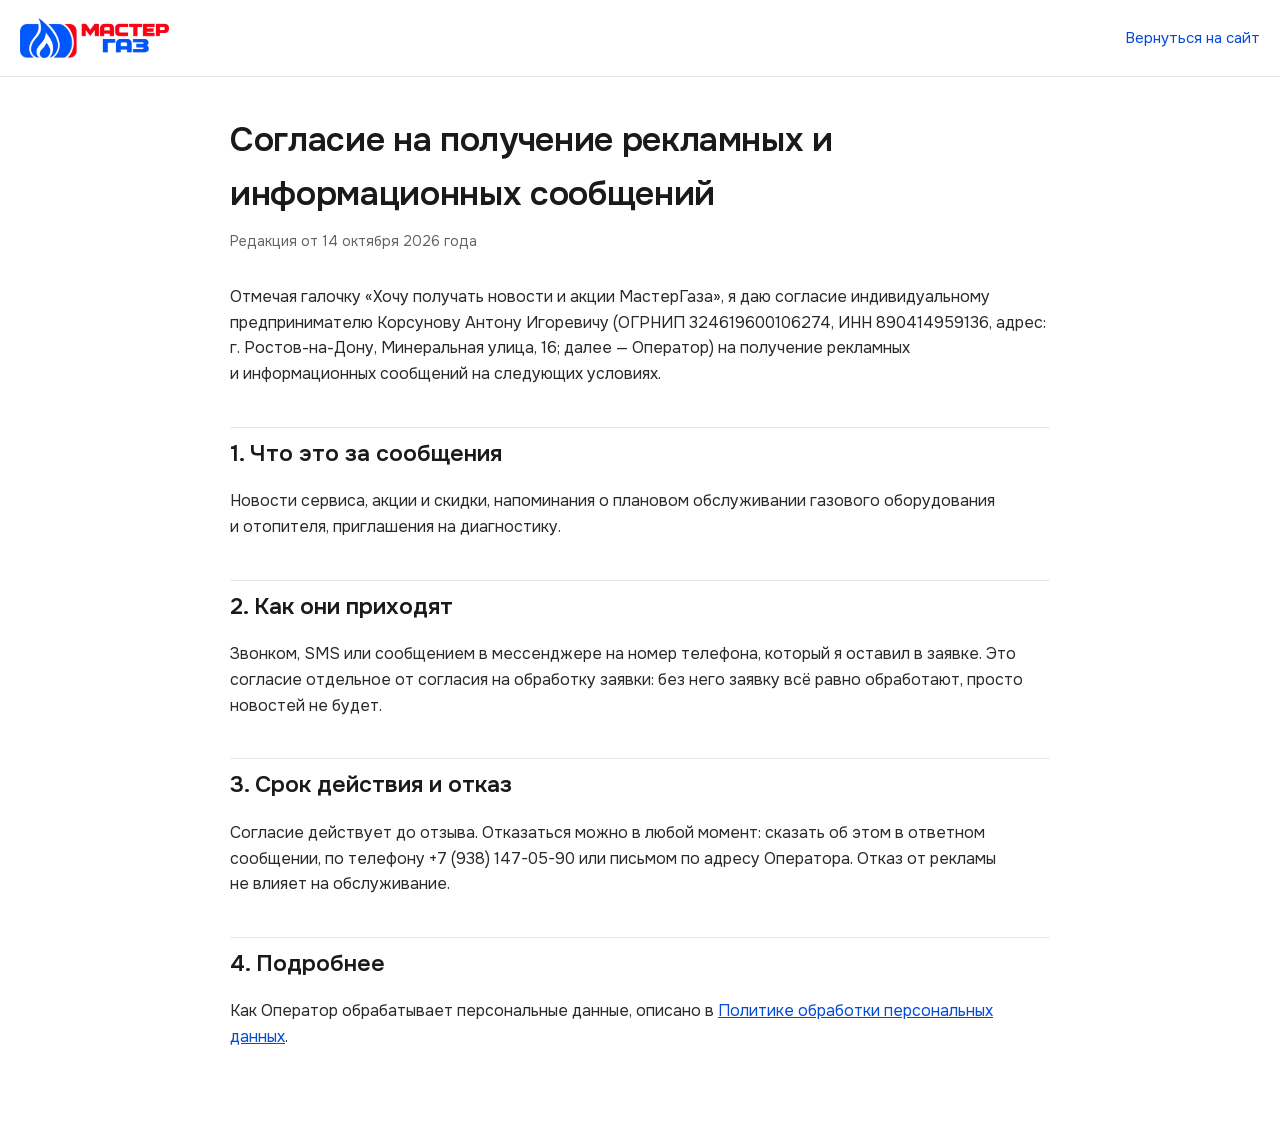
<file: consent-ads.html>
<!doctype html>
<html lang="ru">
<head>
<meta charset="utf-8">
<meta name="viewport" content="width=device-width,initial-scale=1">
<title>Согласие на рекламные и информационные сообщения — МастерГаз</title>
<meta name="description" content="Текст необязательного согласия на новости и акции МастерГаза: что приходит, куда и как отписаться.">
<link rel="canonical" href="https://mastergaz.ru/consent-ads.html">
<link rel="icon" href="favicon.ico?v=41" sizes="any">
<link rel="icon" type="image/png" sizes="32x32" href="favicon-32.png?v=41">
<link rel="apple-touch-icon" href="apple-touch-icon.png?v=41">
<link rel="stylesheet" href="font/onest.css">
<!-- Документ самодостаточный: свои стили внутри, из внешнего только шрифт.
     Основа - проверенная политика АвтоРегиона 161, факты переписаны под
     МастерГаз (12.10.2026): счётчика и cookie на сайте нет, заявки уходят
     в MAX, на рабочую почту и в таблицу на Яндекс Диске.
     Счётчика аналитики здесь нет осознанно: его нет и на самом сайте.
     Когда поставим Метрику - в политику добавляется раздел про cookie
     аналитики, а на сайт уведомление с кнопкой «Принять». -->
<style>
:root{
  --ink:#1a1a1a; --soft:#292929; --graphite:#636363; --cloud:#f7f7f7;
  --primary:#024ad8; --primary-bright:#296ef9; --line:#e5e7eb;
}
*{box-sizing:border-box}
html{-webkit-text-size-adjust:100%}
body{
  margin:0; background:#fff; color:var(--ink);
  font-family:Onest,-apple-system,BlinkMacSystemFont,'Segoe UI',sans-serif;
  font-size:16px; line-height:1.6;
}
.shapka{
  border-bottom:1px solid var(--line); padding:18px 20px;
  display:flex; align-items:center; gap:16px; flex-wrap:wrap;
}
.shapka img{height:40px;width:auto;display:block}
.shapka a.nazad{
  margin-left:auto; color:var(--primary); text-decoration:none; font-size:15px;
}
.shapka a.nazad:hover{color:var(--primary-bright)}
main{max-width:860px;margin:0 auto;padding:36px 20px 80px}
h1{font-size:clamp(25px,4vw,34px);font-weight:600;letter-spacing:-.01em;margin:0 0 8px}
.data{color:var(--graphite);font-size:14px;margin:0 0 32px}
h2{font-size:clamp(19px,2.6vw,23px);font-weight:600;margin:40px 0 12px;padding-top:8px;border-top:1px solid var(--line)}
h3{font-size:17px;font-weight:600;margin:28px 0 10px}
p,li{color:var(--soft)}
ul,ol{padding-left:22px}
li{margin:6px 0}
a{color:var(--primary)}
.karta{background:var(--cloud);border-radius:14px;padding:22px 24px;margin:16px 0}
.karta dl{margin:0;display:grid;grid-template-columns:minmax(170px,32%) 1fr;gap:10px 20px}
.karta dt{color:var(--graphite);font-size:14px}
.karta dd{margin:0;color:var(--ink)}
table{width:100%;border-collapse:collapse;margin:14px 0;font-size:15px}
th,td{border:1px solid var(--line);padding:10px 12px;text-align:left;vertical-align:top}
th{background:var(--cloud);font-weight:600;color:var(--ink)}
.nowrap{white-space:nowrap}
@media (max-width:620px){
  .karta dl{grid-template-columns:1fr;gap:2px}
  .karta dt{margin-top:12px}
  table,thead,tbody,tr,th,td{display:block}
  thead{display:none}
  tr{border:1px solid var(--line);border-radius:10px;margin-bottom:12px;padding:6px 0}
  th,td{border:0;padding:8px 12px}
  td::before{content:attr(data-label);display:block;color:var(--graphite);font-size:13px;margin-bottom:2px}
}
</style>
</head>
<body>

<header class="shapka">
  <a href="/" aria-label="МастерГаз — на главную"><img src="img/logo.webp" alt="МастерГаз" width="712" height="192"></a>
  <a class="nazad" href="/">Вернуться на сайт</a>
</header>

<main>
<h1>Согласие на получение рекламных и информационных сообщений</h1>
<p class="data">Редакция от 14 октября 2026 года</p>

<p>Отмечая галочку «Хочу получать новости и&nbsp;акции МастерГаза», я&nbsp;даю согласие
индивидуальному предпринимателю Корсунову Антону Игоревичу (ОГРНИП 324619600106274, ИНН 890414959136, адрес: г. Ростов-на-Дону, Минеральная улица, 16; далее — Оператор) на&nbsp;получение рекламных и&nbsp;информационных сообщений на&nbsp;следующих условиях.</p>

<h2>1. Что это за сообщения</h2>
<p>Новости сервиса, акции и&nbsp;скидки, напоминания о&nbsp;плановом обслуживании газового
оборудования и&nbsp;отопителя, приглашения на&nbsp;диагностику.</p>

<h2>2. Как они приходят</h2>
<p>Звонком, SMS или сообщением в&nbsp;мессенджере на&nbsp;номер телефона, который я&nbsp;оставил
в&nbsp;заявке. Это согласие отдельное от&nbsp;согласия на&nbsp;обработку заявки: без него заявку
всё равно обработают, просто новостей не&nbsp;будет.</p>

<h2>3. Срок действия и отказ</h2>
<p>Согласие действует до&nbsp;отзыва. Отказаться можно в&nbsp;любой момент: сказать об&nbsp;этом
в&nbsp;ответном сообщении, по&nbsp;телефону +7&nbsp;(938)&nbsp;147-05-90 или письмом по&nbsp;адресу
Оператора. Отказ от&nbsp;рекламы не&nbsp;влияет на&nbsp;обслуживание.</p>

<h2>4. Подробнее</h2>
<p>Как Оператор обрабатывает персональные данные, описано
в&nbsp;<a href="policy.html">Политике обработки персональных данных</a>.</p>

</main>
</body>
</html>
</file>
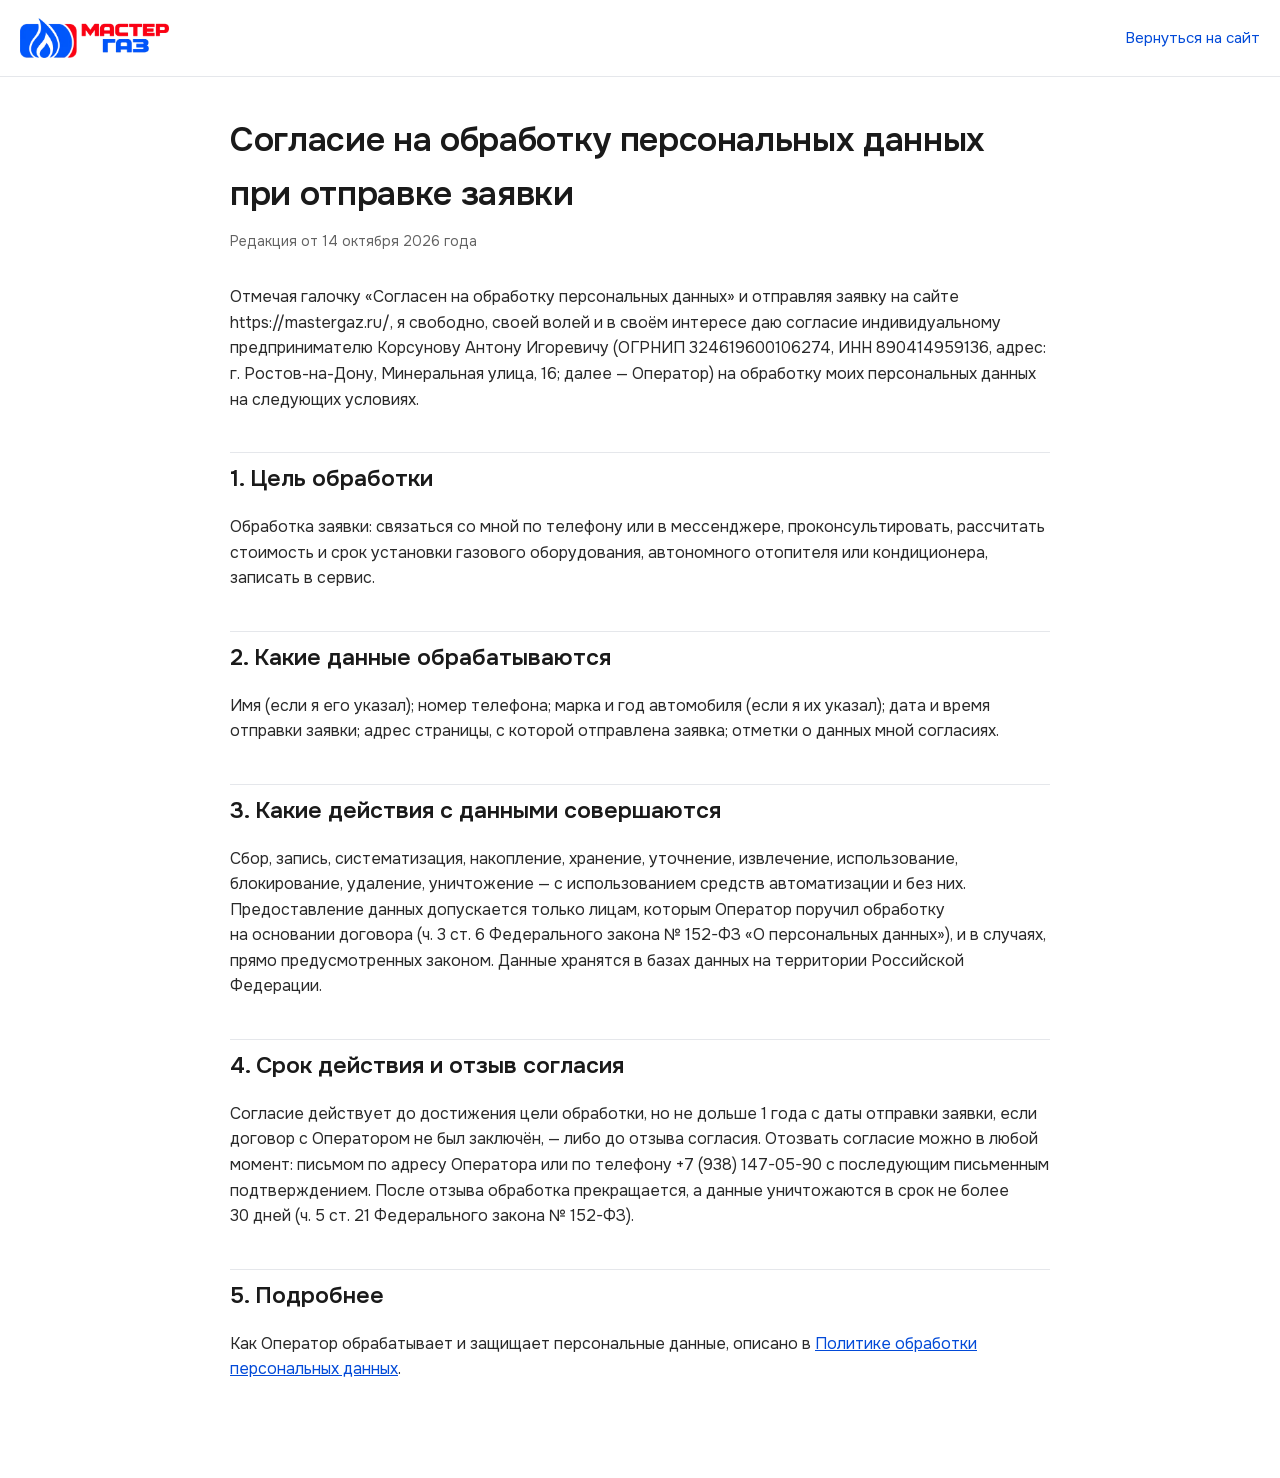
<file: consent-pd.html>
<!doctype html>
<html lang="ru">
<head>
<meta charset="utf-8">
<meta name="viewport" content="width=device-width,initial-scale=1">
<title>Согласие на обработку персональных данных при отправке заявки — МастерГаз</title>
<meta name="description" content="Текст согласия, которое человек даёт, отмечая галочку и отправляя заявку на сайте МастерГаз.">
<link rel="canonical" href="https://mastergaz.ru/consent-pd.html">
<link rel="icon" href="favicon.ico?v=41" sizes="any">
<link rel="icon" type="image/png" sizes="32x32" href="favicon-32.png?v=41">
<link rel="apple-touch-icon" href="apple-touch-icon.png?v=41">
<link rel="stylesheet" href="font/onest.css">
<!-- Документ самодостаточный: свои стили внутри, из внешнего только шрифт.
     Основа - проверенная политика АвтоРегиона 161, факты переписаны под
     МастерГаз (12.10.2026): счётчика и cookie на сайте нет, заявки уходят
     в MAX, на рабочую почту и в таблицу на Яндекс Диске.
     Счётчика аналитики здесь нет осознанно: его нет и на самом сайте.
     Когда поставим Метрику - в политику добавляется раздел про cookie
     аналитики, а на сайт уведомление с кнопкой «Принять». -->
<style>
:root{
  --ink:#1a1a1a; --soft:#292929; --graphite:#636363; --cloud:#f7f7f7;
  --primary:#024ad8; --primary-bright:#296ef9; --line:#e5e7eb;
}
*{box-sizing:border-box}
html{-webkit-text-size-adjust:100%}
body{
  margin:0; background:#fff; color:var(--ink);
  font-family:Onest,-apple-system,BlinkMacSystemFont,'Segoe UI',sans-serif;
  font-size:16px; line-height:1.6;
}
.shapka{
  border-bottom:1px solid var(--line); padding:18px 20px;
  display:flex; align-items:center; gap:16px; flex-wrap:wrap;
}
.shapka img{height:40px;width:auto;display:block}
.shapka a.nazad{
  margin-left:auto; color:var(--primary); text-decoration:none; font-size:15px;
}
.shapka a.nazad:hover{color:var(--primary-bright)}
main{max-width:860px;margin:0 auto;padding:36px 20px 80px}
h1{font-size:clamp(25px,4vw,34px);font-weight:600;letter-spacing:-.01em;margin:0 0 8px}
.data{color:var(--graphite);font-size:14px;margin:0 0 32px}
h2{font-size:clamp(19px,2.6vw,23px);font-weight:600;margin:40px 0 12px;padding-top:8px;border-top:1px solid var(--line)}
h3{font-size:17px;font-weight:600;margin:28px 0 10px}
p,li{color:var(--soft)}
ul,ol{padding-left:22px}
li{margin:6px 0}
a{color:var(--primary)}
.karta{background:var(--cloud);border-radius:14px;padding:22px 24px;margin:16px 0}
.karta dl{margin:0;display:grid;grid-template-columns:minmax(170px,32%) 1fr;gap:10px 20px}
.karta dt{color:var(--graphite);font-size:14px}
.karta dd{margin:0;color:var(--ink)}
table{width:100%;border-collapse:collapse;margin:14px 0;font-size:15px}
th,td{border:1px solid var(--line);padding:10px 12px;text-align:left;vertical-align:top}
th{background:var(--cloud);font-weight:600;color:var(--ink)}
.nowrap{white-space:nowrap}
@media (max-width:620px){
  .karta dl{grid-template-columns:1fr;gap:2px}
  .karta dt{margin-top:12px}
  table,thead,tbody,tr,th,td{display:block}
  thead{display:none}
  tr{border:1px solid var(--line);border-radius:10px;margin-bottom:12px;padding:6px 0}
  th,td{border:0;padding:8px 12px}
  td::before{content:attr(data-label);display:block;color:var(--graphite);font-size:13px;margin-bottom:2px}
}
</style>
</head>
<body>

<header class="shapka">
  <a href="/" aria-label="МастерГаз — на главную"><img src="img/logo.webp" alt="МастерГаз" width="712" height="192"></a>
  <a class="nazad" href="/">Вернуться на сайт</a>
</header>

<main>
<h1>Согласие на обработку персональных данных при отправке заявки</h1>
<p class="data">Редакция от 14 октября 2026 года</p>

<p>Отмечая галочку «Согласен на&nbsp;обработку персональных данных» и&nbsp;отправляя заявку на&nbsp;сайте
https://mastergaz.ru/, я&nbsp;свободно, своей волей и&nbsp;в&nbsp;своём интересе даю согласие
индивидуальному предпринимателю Корсунову Антону Игоревичу (ОГРНИП 324619600106274, ИНН 890414959136, адрес: г. Ростов-на-Дону, Минеральная улица, 16; далее — Оператор) на&nbsp;обработку моих персональных данных на&nbsp;следующих условиях.</p>

<h2>1. Цель обработки</h2>
<p>Обработка заявки: связаться со&nbsp;мной по&nbsp;телефону или в&nbsp;мессенджере, проконсультировать,
рассчитать стоимость и&nbsp;срок установки газового оборудования, автономного отопителя или
кондиционера, записать в&nbsp;сервис.</p>

<h2>2. Какие данные обрабатываются</h2>
<p>Имя (если я&nbsp;его указал); номер телефона; марка и&nbsp;год автомобиля (если я&nbsp;их&nbsp;указал);
дата и&nbsp;время отправки заявки; адрес страницы, с&nbsp;которой отправлена заявка; отметки
о&nbsp;данных мной согласиях.</p>

<h2>3. Какие действия с данными совершаются</h2>
<p>Сбор, запись, систематизация, накопление, хранение, уточнение, извлечение, использование,
блокирование, удаление, уничтожение&nbsp;— с&nbsp;использованием средств автоматизации и&nbsp;без них.
Предоставление данных допускается только лицам, которым Оператор поручил обработку
на&nbsp;основании договора (ч.&nbsp;3 ст.&nbsp;6 Федерального закона №&nbsp;152-ФЗ «О&nbsp;персональных
данных»), и&nbsp;в&nbsp;случаях, прямо предусмотренных законом. Данные хранятся в&nbsp;базах данных
на&nbsp;территории Российской Федерации.</p>

<h2>4. Срок действия и отзыв согласия</h2>
<p>Согласие действует до&nbsp;достижения цели обработки, но&nbsp;не&nbsp;дольше 1&nbsp;года с&nbsp;даты
отправки заявки, если договор с&nbsp;Оператором не&nbsp;был заключён,&nbsp;— либо до&nbsp;отзыва согласия.
Отозвать согласие можно в любой момент: письмом по адресу Оператора или по телефону +7 (938) 147-05-90 с последующим письменным подтверждением. После отзыва обработка прекращается, а&nbsp;данные уничтожаются в&nbsp;срок не&nbsp;более
30&nbsp;дней (ч.&nbsp;5 ст.&nbsp;21 Федерального закона №&nbsp;152-ФЗ).</p>

<h2>5. Подробнее</h2>
<p>Как Оператор обрабатывает и&nbsp;защищает персональные данные, описано
в&nbsp;<a href="policy.html">Политике обработки персональных данных</a>.</p>

</main>
</body>
</html>
</file>
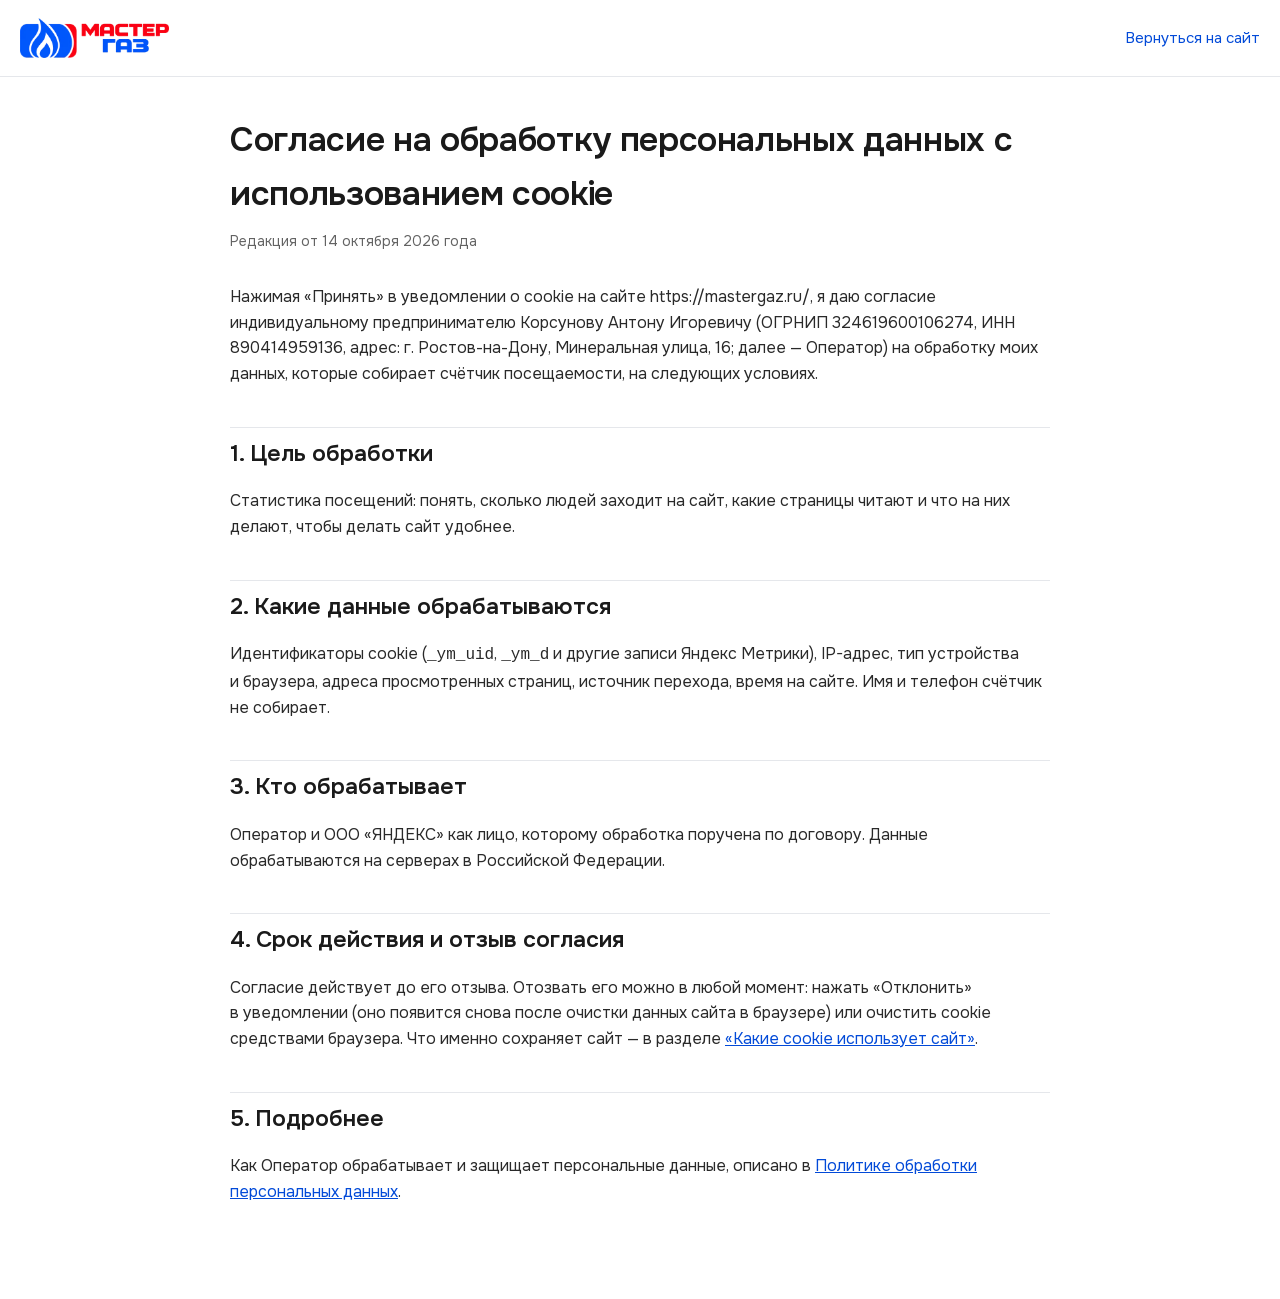
<file: consent.html>
<!doctype html>
<html lang="ru">
<head>
<meta charset="utf-8">
<meta name="viewport" content="width=device-width,initial-scale=1">
<title>Согласие на обработку данных с использованием cookie — МастерГаз</title>
<meta name="description" content="Текст согласия на аналитические cookie и Яндекс Метрику на сайте МастерГаз: какие данные, зачем и как отозвать.">
<link rel="canonical" href="https://mastergaz.ru/consent.html">
<link rel="icon" href="favicon.ico?v=41" sizes="any">
<link rel="icon" type="image/png" sizes="32x32" href="favicon-32.png?v=41">
<link rel="apple-touch-icon" href="apple-touch-icon.png?v=41">
<link rel="stylesheet" href="font/onest.css">
<!-- Документ самодостаточный: свои стили внутри, из внешнего только шрифт.
     Основа - проверенная политика АвтоРегиона 161, факты переписаны под
     МастерГаз (12.10.2026): счётчика и cookie на сайте нет, заявки уходят
     в MAX, на рабочую почту и в таблицу на Яндекс Диске.
     Счётчика аналитики здесь нет осознанно: его нет и на самом сайте.
     Когда поставим Метрику - в политику добавляется раздел про cookie
     аналитики, а на сайт уведомление с кнопкой «Принять». -->
<style>
:root{
  --ink:#1a1a1a; --soft:#292929; --graphite:#636363; --cloud:#f7f7f7;
  --primary:#024ad8; --primary-bright:#296ef9; --line:#e5e7eb;
}
*{box-sizing:border-box}
html{-webkit-text-size-adjust:100%}
body{
  margin:0; background:#fff; color:var(--ink);
  font-family:Onest,-apple-system,BlinkMacSystemFont,'Segoe UI',sans-serif;
  font-size:16px; line-height:1.6;
}
.shapka{
  border-bottom:1px solid var(--line); padding:18px 20px;
  display:flex; align-items:center; gap:16px; flex-wrap:wrap;
}
.shapka img{height:40px;width:auto;display:block}
.shapka a.nazad{
  margin-left:auto; color:var(--primary); text-decoration:none; font-size:15px;
}
.shapka a.nazad:hover{color:var(--primary-bright)}
main{max-width:860px;margin:0 auto;padding:36px 20px 80px}
h1{font-size:clamp(25px,4vw,34px);font-weight:600;letter-spacing:-.01em;margin:0 0 8px}
.data{color:var(--graphite);font-size:14px;margin:0 0 32px}
h2{font-size:clamp(19px,2.6vw,23px);font-weight:600;margin:40px 0 12px;padding-top:8px;border-top:1px solid var(--line)}
h3{font-size:17px;font-weight:600;margin:28px 0 10px}
p,li{color:var(--soft)}
ul,ol{padding-left:22px}
li{margin:6px 0}
a{color:var(--primary)}
.karta{background:var(--cloud);border-radius:14px;padding:22px 24px;margin:16px 0}
.karta dl{margin:0;display:grid;grid-template-columns:minmax(170px,32%) 1fr;gap:10px 20px}
.karta dt{color:var(--graphite);font-size:14px}
.karta dd{margin:0;color:var(--ink)}
table{width:100%;border-collapse:collapse;margin:14px 0;font-size:15px}
th,td{border:1px solid var(--line);padding:10px 12px;text-align:left;vertical-align:top}
th{background:var(--cloud);font-weight:600;color:var(--ink)}
.nowrap{white-space:nowrap}
@media (max-width:620px){
  .karta dl{grid-template-columns:1fr;gap:2px}
  .karta dt{margin-top:12px}
  table,thead,tbody,tr,th,td{display:block}
  thead{display:none}
  tr{border:1px solid var(--line);border-radius:10px;margin-bottom:12px;padding:6px 0}
  th,td{border:0;padding:8px 12px}
  td::before{content:attr(data-label);display:block;color:var(--graphite);font-size:13px;margin-bottom:2px}
}
</style>
</head>
<body>

<header class="shapka">
  <a href="/" aria-label="МастерГаз — на главную"><img src="img/logo.webp" alt="МастерГаз" width="712" height="192"></a>
  <a class="nazad" href="/">Вернуться на сайт</a>
</header>

<main>
<h1>Согласие на обработку персональных данных с использованием cookie</h1>
<p class="data">Редакция от 14 октября 2026 года</p>

<p>Нажимая «Принять» в&nbsp;уведомлении о&nbsp;cookie на&nbsp;сайте https://mastergaz.ru/, я&nbsp;даю
согласие индивидуальному предпринимателю Корсунову Антону Игоревичу (ОГРНИП 324619600106274, ИНН 890414959136, адрес: г. Ростов-на-Дону, Минеральная улица, 16; далее — Оператор) на&nbsp;обработку моих данных, которые собирает счётчик посещаемости,
на&nbsp;следующих условиях.</p>

<h2>1. Цель обработки</h2>
<p>Статистика посещений: понять, сколько людей заходит на&nbsp;сайт, какие страницы читают
и&nbsp;что на&nbsp;них делают, чтобы делать сайт удобнее.</p>

<h2>2. Какие данные обрабатываются</h2>
<p>Идентификаторы cookie (<code>_ym_uid</code>, <code>_ym_d</code> и&nbsp;другие записи Яндекс
Метрики), IP-адрес, тип устройства и&nbsp;браузера, адреса просмотренных страниц, источник
перехода, время на&nbsp;сайте. Имя и&nbsp;телефон счётчик не&nbsp;собирает.</p>

<h2>3. Кто обрабатывает</h2>
<p>Оператор и&nbsp;ООО «ЯНДЕКС» как лицо, которому обработка поручена по&nbsp;договору.
Данные обрабатываются на&nbsp;серверах в&nbsp;Российской Федерации.</p>

<h2>4. Срок действия и отзыв согласия</h2>
<p>Согласие действует до&nbsp;его отзыва. Отозвать его можно в&nbsp;любой момент: нажать
«Отклонить» в&nbsp;уведомлении (оно появится снова после очистки данных сайта в&nbsp;браузере)
или очистить cookie средствами браузера. Что именно сохраняет сайт&nbsp;— в&nbsp;разделе
<a href="cookie.html">«Какие cookie использует сайт»</a>.</p>

<h2>5. Подробнее</h2>
<p>Как Оператор обрабатывает и&nbsp;защищает персональные данные, описано
в&nbsp;<a href="policy.html">Политике обработки персональных данных</a>.</p>

</main>
</body>
</html>
</file>
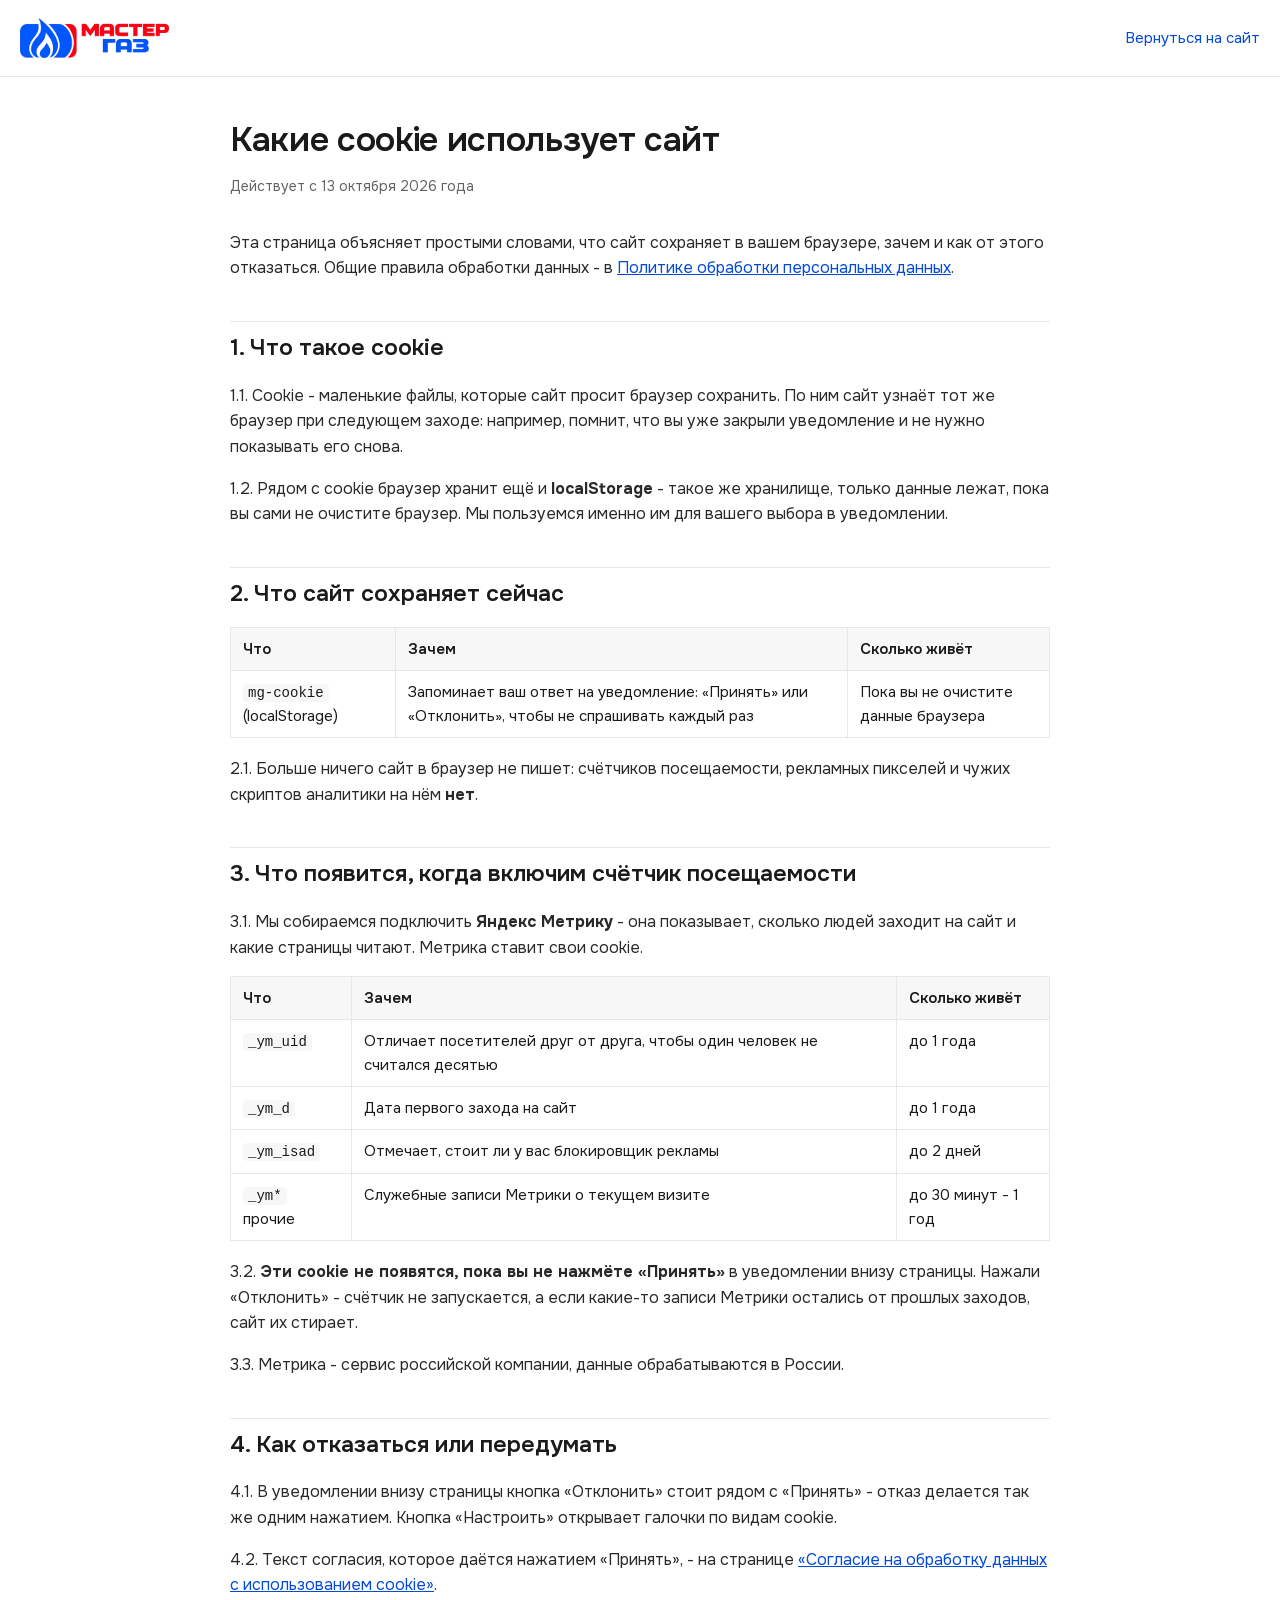
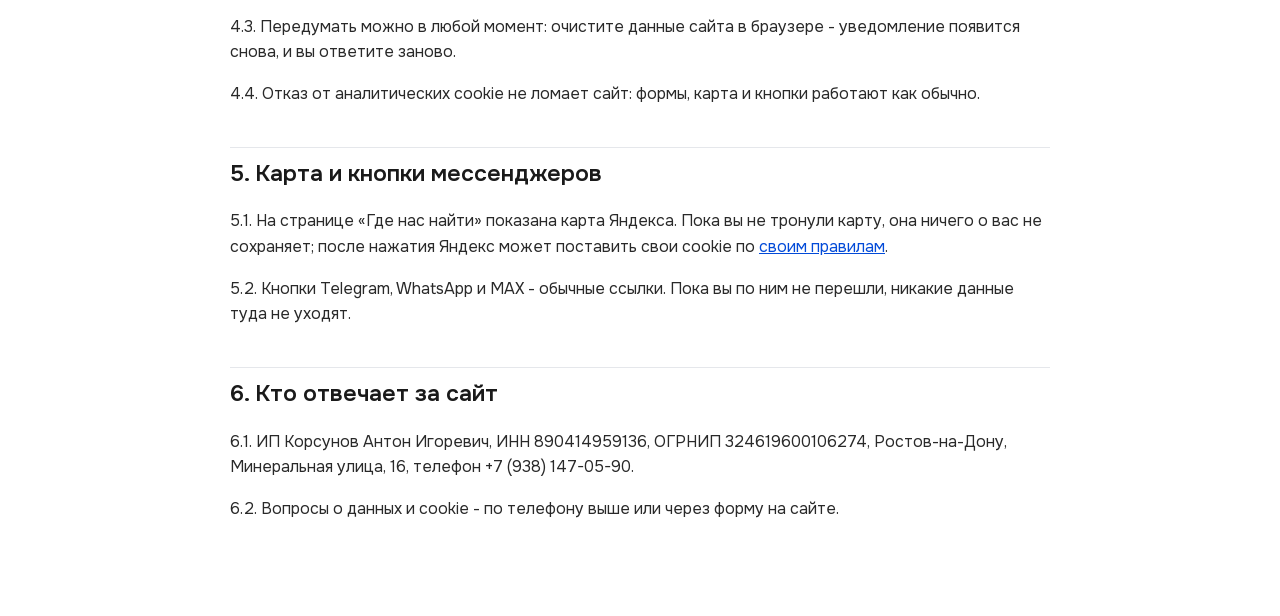
<file: cookie.html>
<!doctype html>
<html lang="ru">
<head>
<meta charset="utf-8">
<meta name="viewport" content="width=device-width,initial-scale=1">
<title>Какие cookie использует сайт — МастерГаз</title>
<meta name="description" content="Какие файлы cookie сохраняет сайт МастерГаз, зачем они нужны, сколько живут и как отказаться.">
<link rel="canonical" href="https://mastergaz.ru/cookie.html">
<link rel="icon" href="favicon.ico?v=41" sizes="any">
<link rel="icon" type="image/png" sizes="32x32" href="favicon-32.png?v=41">
<link rel="apple-touch-icon" href="apple-touch-icon.png?v=41">
<link rel="stylesheet" href="font/onest.css">
<!-- Документ самодостаточный: свои стили внутри, из внешнего только шрифт.
     Отдельная страница про cookie - требование пункта 13 аудита РКН: баннер
     отсылает сюда, а здесь по-человечески написано, что сайт сохраняет.
     Основа - проверенная политика АвтоРегиона 161, факты переписаны под
     МастерГаз (12.10.2026): счётчика и cookie на сайте нет, заявки уходят
     в MAX, на рабочую почту и в таблицу на Яндекс Диске.
     Счётчика аналитики здесь нет осознанно: его нет и на самом сайте.
     Когда поставим Метрику - в политику добавляется раздел про cookie
     аналитики, а на сайт уведомление с кнопкой «Принять». -->
<style>
:root{
  --ink:#1a1a1a; --soft:#292929; --graphite:#636363; --cloud:#f7f7f7;
  --primary:#024ad8; --primary-bright:#296ef9; --line:#e5e7eb;
}
*{box-sizing:border-box}
html{-webkit-text-size-adjust:100%}
body{
  margin:0; background:#fff; color:var(--ink);
  font-family:Onest,-apple-system,BlinkMacSystemFont,'Segoe UI',sans-serif;
  font-size:16px; line-height:1.6;
}
.shapka{
  border-bottom:1px solid var(--line); padding:18px 20px;
  display:flex; align-items:center; gap:16px; flex-wrap:wrap;
}
.shapka img{height:40px;width:auto;display:block}
.shapka a.nazad{
  margin-left:auto; color:var(--primary); text-decoration:none; font-size:15px;
}
.shapka a.nazad:hover{color:var(--primary-bright)}
main{max-width:860px;margin:0 auto;padding:36px 20px 80px}
h1{font-size:clamp(25px,4vw,34px);font-weight:600;letter-spacing:-.01em;margin:0 0 8px}
.data{color:var(--graphite);font-size:14px;margin:0 0 32px}
h2{font-size:clamp(19px,2.6vw,23px);font-weight:600;margin:40px 0 12px;padding-top:8px;border-top:1px solid var(--line)}
h3{font-size:17px;font-weight:600;margin:28px 0 10px}
p,li{color:var(--soft)}
ul,ol{padding-left:22px}
li{margin:6px 0}
a{color:var(--primary)}
.karta{background:var(--cloud);border-radius:14px;padding:22px 24px;margin:16px 0}
.karta dl{margin:0;display:grid;grid-template-columns:minmax(170px,32%) 1fr;gap:10px 20px}
.karta dt{color:var(--graphite);font-size:14px}
.karta dd{margin:0;color:var(--ink)}
table{width:100%;border-collapse:collapse;margin:14px 0;font-size:15px}
th,td{border:1px solid var(--line);padding:10px 12px;text-align:left;vertical-align:top}
th{background:var(--cloud);font-weight:600;color:var(--ink)}
.nowrap{white-space:nowrap}
@media (max-width:620px){
  .karta dl{grid-template-columns:1fr;gap:2px}
  .karta dt{margin-top:12px}
  table,thead,tbody,tr,th,td{display:block}
  thead{display:none}
  tr{border:1px solid var(--line);border-radius:10px;margin-bottom:12px;padding:6px 0}
  th,td{border:0;padding:8px 12px}
  td::before{content:attr(data-label);display:block;color:var(--graphite);font-size:13px;margin-bottom:2px}
}

.tabl{width:100%;border-collapse:collapse;margin:14px 0 18px;font-size:15px}
.tabl th,.tabl td{border:1px solid var(--line);padding:9px 12px;text-align:left;vertical-align:top}
.tabl th{background:var(--cloud);font-weight:600}
.tabl code{font-size:14px;background:var(--cloud);padding:1px 5px;border-radius:4px}
@media (max-width:600px){.tabl,.tabl tbody,.tabl tr,.tabl td{display:block;width:100%}.tabl thead{display:none}
 .tabl td{border:none;border-bottom:1px solid var(--line);padding:6px 0}
 .tabl tr{padding:10px 0;border-bottom:1px solid var(--line)}}
</style>
</head>
<body>

<header class="shapka">
  <a href="/" aria-label="МастерГаз — на главную"><img src="img/logo.webp" alt="МастерГаз" width="712" height="192"></a>
  <a class="nazad" href="/">Вернуться на сайт</a>
</header>

<main>
<h1>Какие cookie использует сайт</h1>
<p class="data">Действует с 13 октября 2026 года</p>

<p>Эта страница объясняет простыми словами, что сайт сохраняет в вашем браузере, зачем
и как от этого отказаться. Общие правила обработки данных - в
<a href="policy.html">Политике обработки персональных данных</a>.</p>

<h2>1. Что такое cookie</h2>
<p>1.1. Cookie - маленькие файлы, которые сайт просит браузер сохранить. По ним сайт
узнаёт тот же браузер при следующем заходе: например, помнит, что вы уже закрыли
уведомление и не нужно показывать его снова.</p>
<p>1.2. Рядом с cookie браузер хранит ещё и <b>localStorage</b> - такое же хранилище,
только данные лежат, пока вы сами не очистите браузер. Мы пользуемся именно им для
вашего выбора в уведомлении.</p>

<h2>2. Что сайт сохраняет сейчас</h2>
<table class="tabl">
<thead><tr><th>Что</th><th>Зачем</th><th>Сколько живёт</th></tr></thead>
<tbody>
<tr><td><code>mg-cookie</code> (localStorage)</td><td>Запоминает ваш ответ на уведомление: «Принять» или «Отклонить», чтобы не спрашивать каждый раз</td><td>Пока вы не очистите данные браузера</td></tr>
</tbody>
</table>
<p>2.1. Больше ничего сайт в браузер не пишет: счётчиков посещаемости, рекламных пикселей
и чужих скриптов аналитики на нём <b>нет</b>.</p>

<h2>3. Что появится, когда включим счётчик посещаемости</h2>
<p>3.1. Мы собираемся подключить <b>Яндекс Метрику</b> - она показывает, сколько людей
заходит на сайт и какие страницы читают. Метрика ставит свои cookie.</p>
<table class="tabl">
<thead><tr><th>Что</th><th>Зачем</th><th>Сколько живёт</th></tr></thead>
<tbody>
<tr><td><code>_ym_uid</code></td><td>Отличает посетителей друг от друга, чтобы один человек не считался десятью</td><td>до 1 года</td></tr>
<tr><td><code>_ym_d</code></td><td>Дата первого захода на сайт</td><td>до 1 года</td></tr>
<tr><td><code>_ym_isad</code></td><td>Отмечает, стоит ли у вас блокировщик рекламы</td><td>до 2 дней</td></tr>
<tr><td><code>_ym*</code> прочие</td><td>Служебные записи Метрики о текущем визите</td><td>до 30 минут - 1 год</td></tr>
</tbody>
</table>
<p>3.2. <b>Эти cookie не появятся, пока вы не нажмёте «Принять»</b> в уведомлении внизу
страницы. Нажали «Отклонить» - счётчик не запускается, а если какие-то записи Метрики
остались от прошлых заходов, сайт их стирает.</p>
<p>3.3. Метрика - сервис российской компании, данные обрабатываются в России.</p>

<h2>4. Как отказаться или передумать</h2>
<p>4.1. В уведомлении внизу страницы кнопка «Отклонить» стоит рядом с «Принять» - отказ
делается так же одним нажатием. Кнопка «Настроить» открывает галочки по видам cookie.</p>
<p>4.2. Текст согласия, которое даётся нажатием «Принять», - на странице
<a href="consent.html">«Согласие на обработку данных с использованием cookie»</a>.</p>
<p>4.3. Передумать можно в любой момент: очистите данные сайта в браузере - уведомление
появится снова, и вы ответите заново.</p>
<p>4.4. Отказ от аналитических cookie не ломает сайт: формы, карта и кнопки работают
как обычно.</p>

<h2>5. Карта и кнопки мессенджеров</h2>
<p>5.1. На странице «Где нас найти» показана карта Яндекса. Пока вы не тронули карту,
она ничего о вас не сохраняет; после нажатия Яндекс может поставить свои cookie по
<a href="https://yandex.ru/legal/confidential/" target="_blank" rel="noopener">своим правилам</a>.</p>
<p>5.2. Кнопки Telegram, WhatsApp и MAX - обычные ссылки. Пока вы по ним не перешли,
никакие данные туда не уходят.</p>

<h2>6. Кто отвечает за сайт</h2>
<p>6.1. ИП Корсунов Антон Игоревич, ИНН 890414959136, ОГРНИП 324619600106274,
Ростов-на-Дону, Минеральная улица, 16, телефон +7 (938) 147-05-90.</p>
<p>6.2. Вопросы о данных и cookie - по телефону выше или через форму на сайте.</p>

</main>
</body>
</html>
</file>
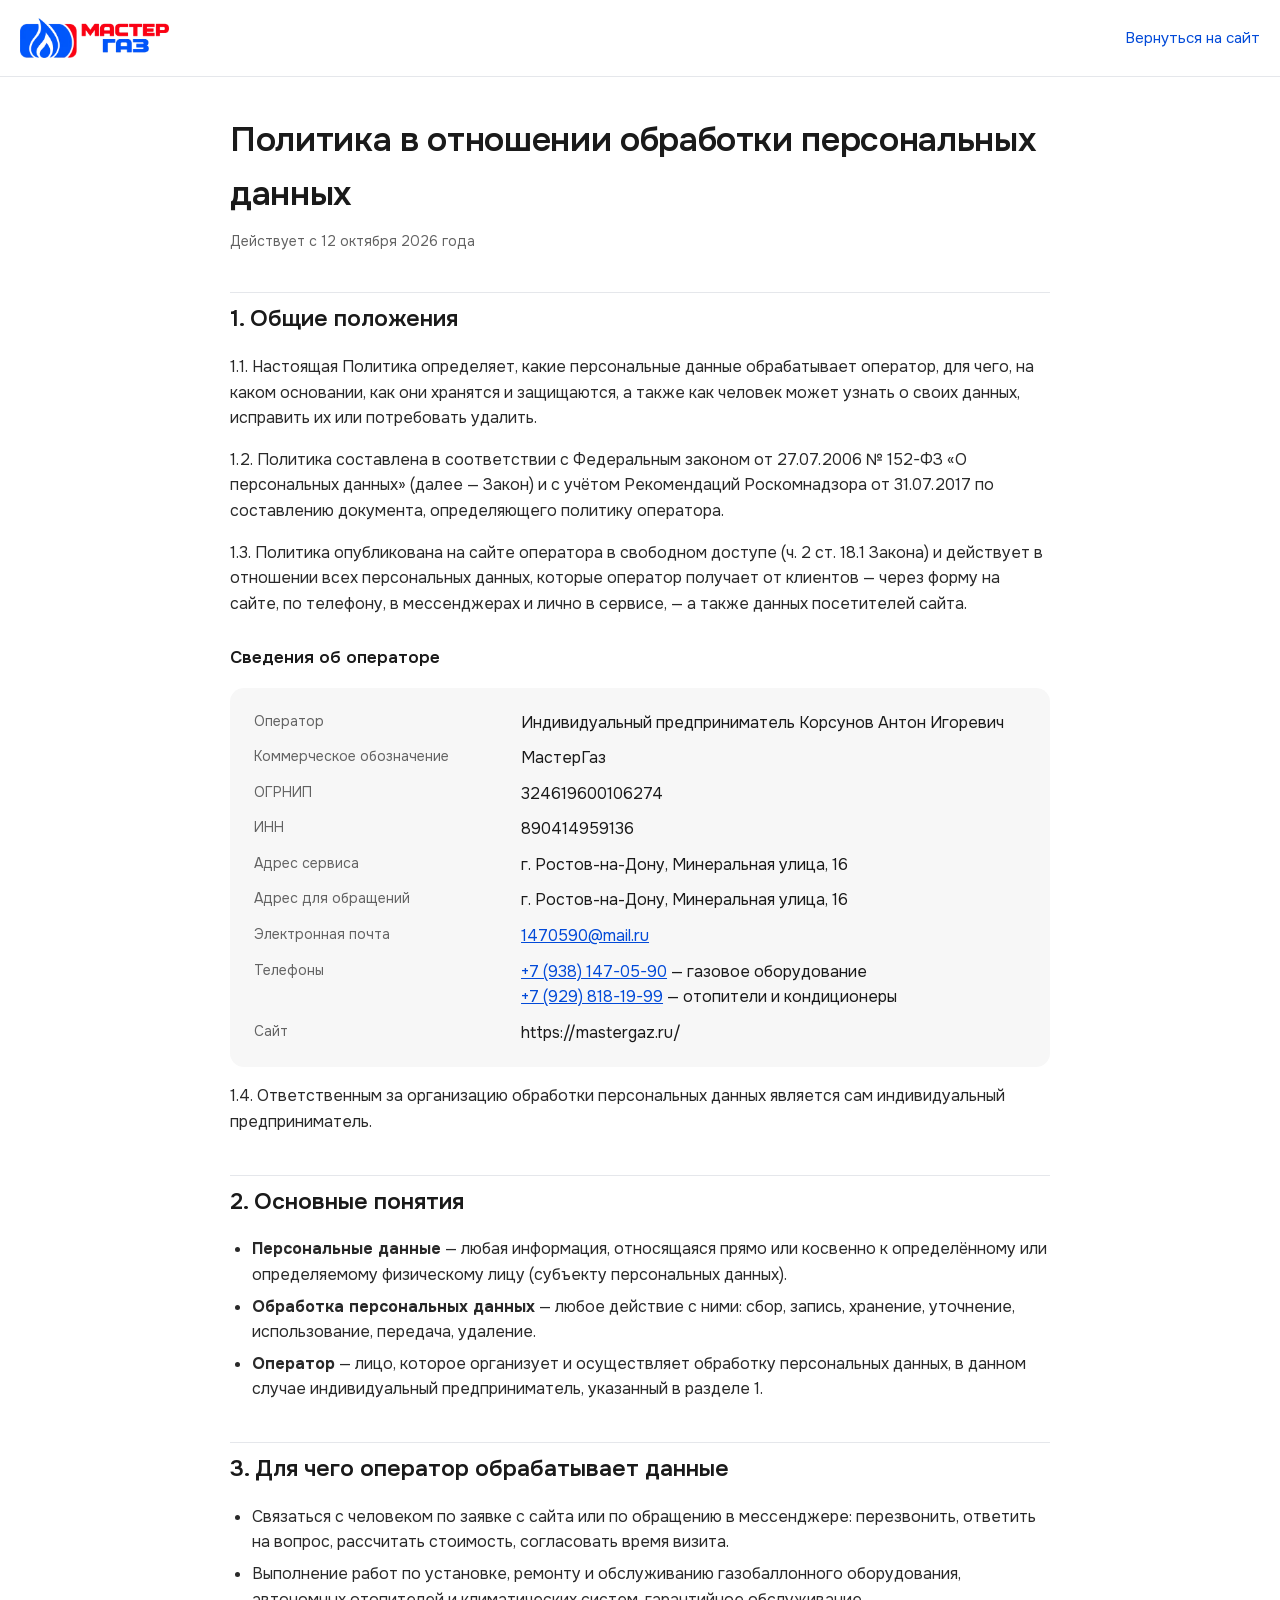
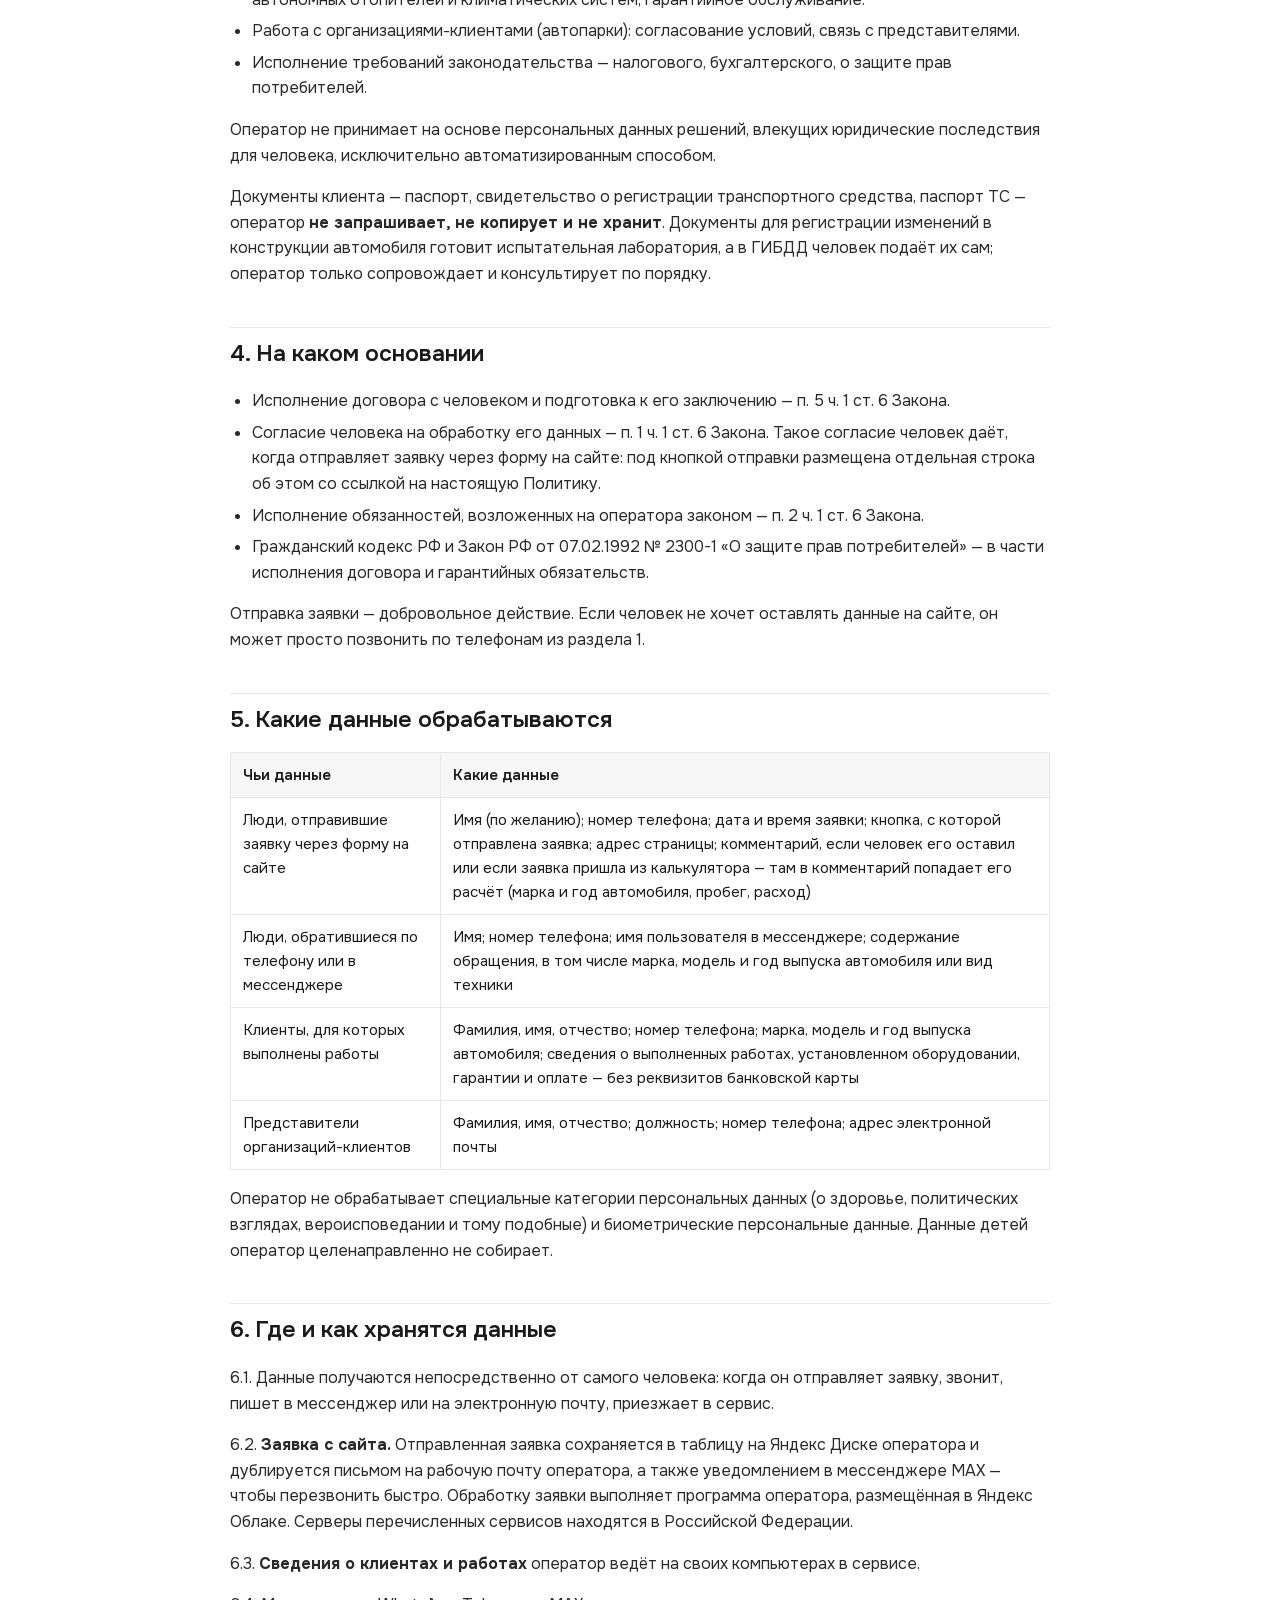
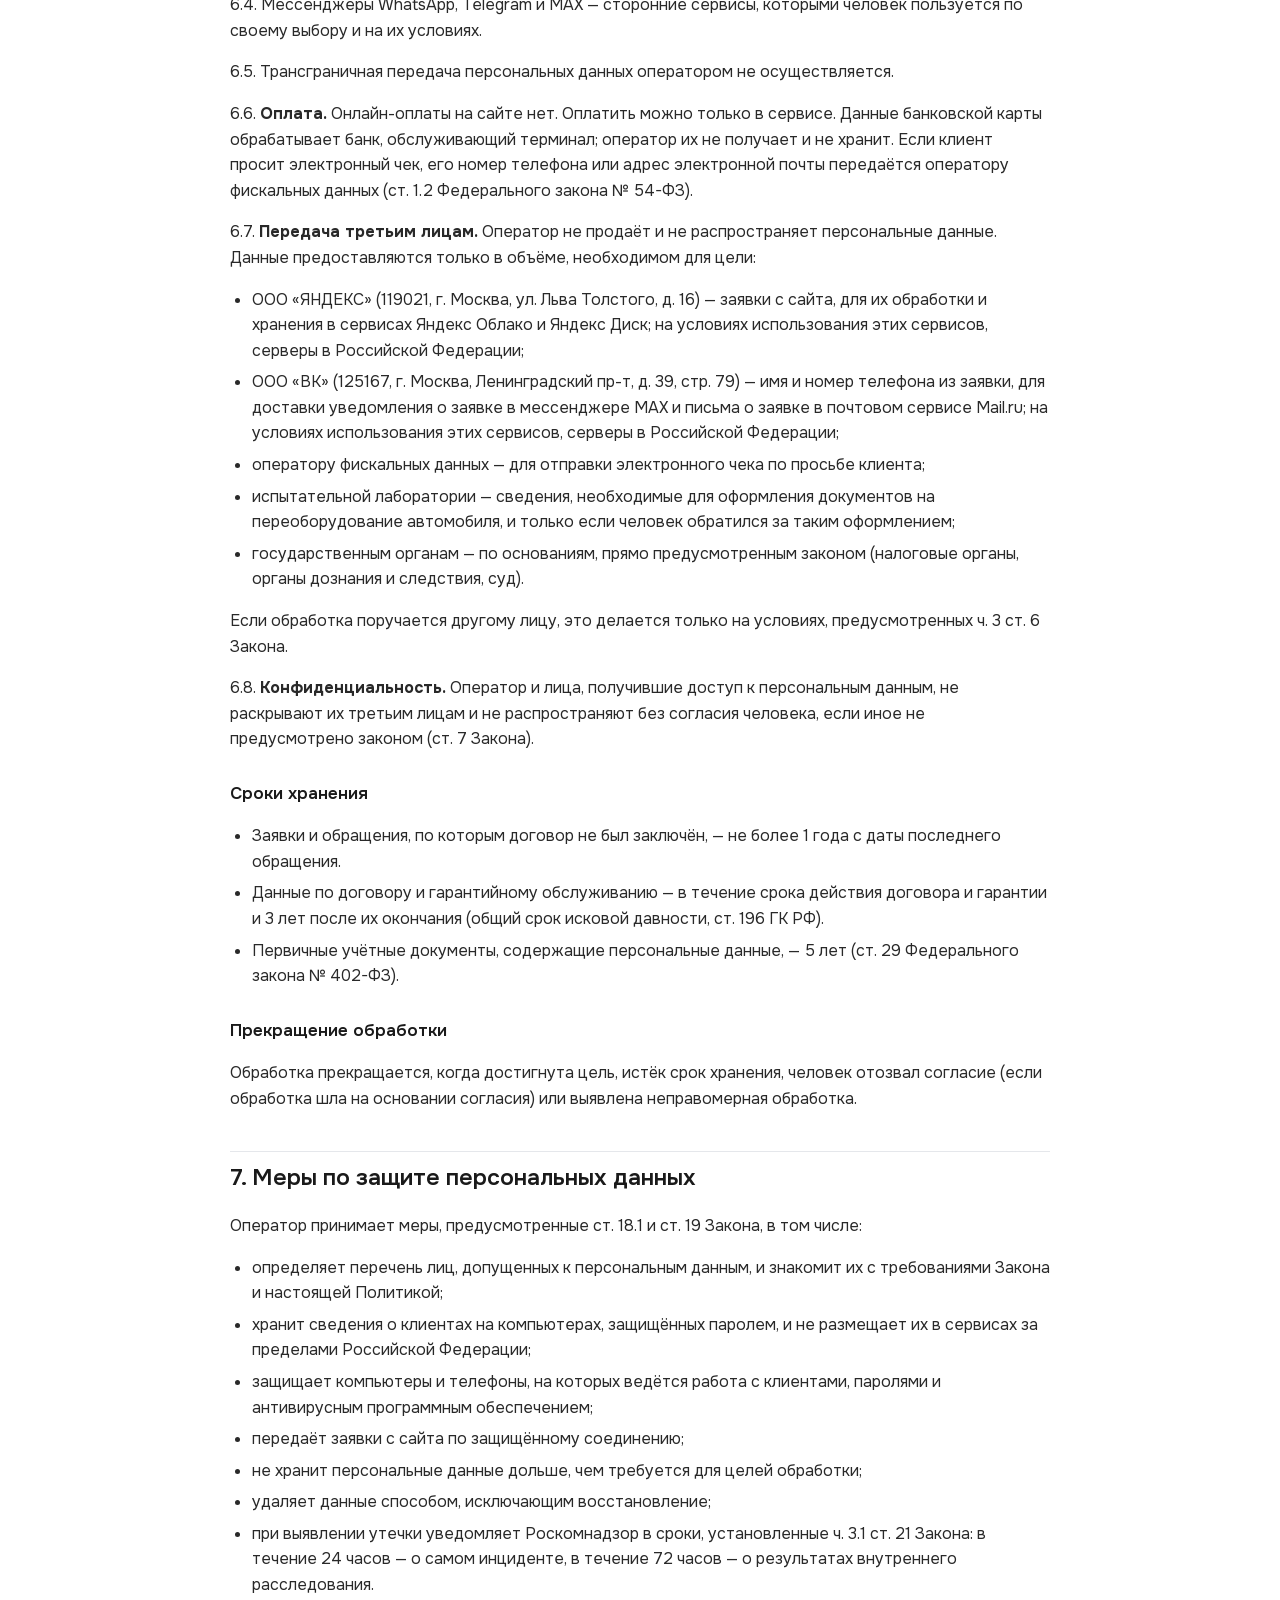
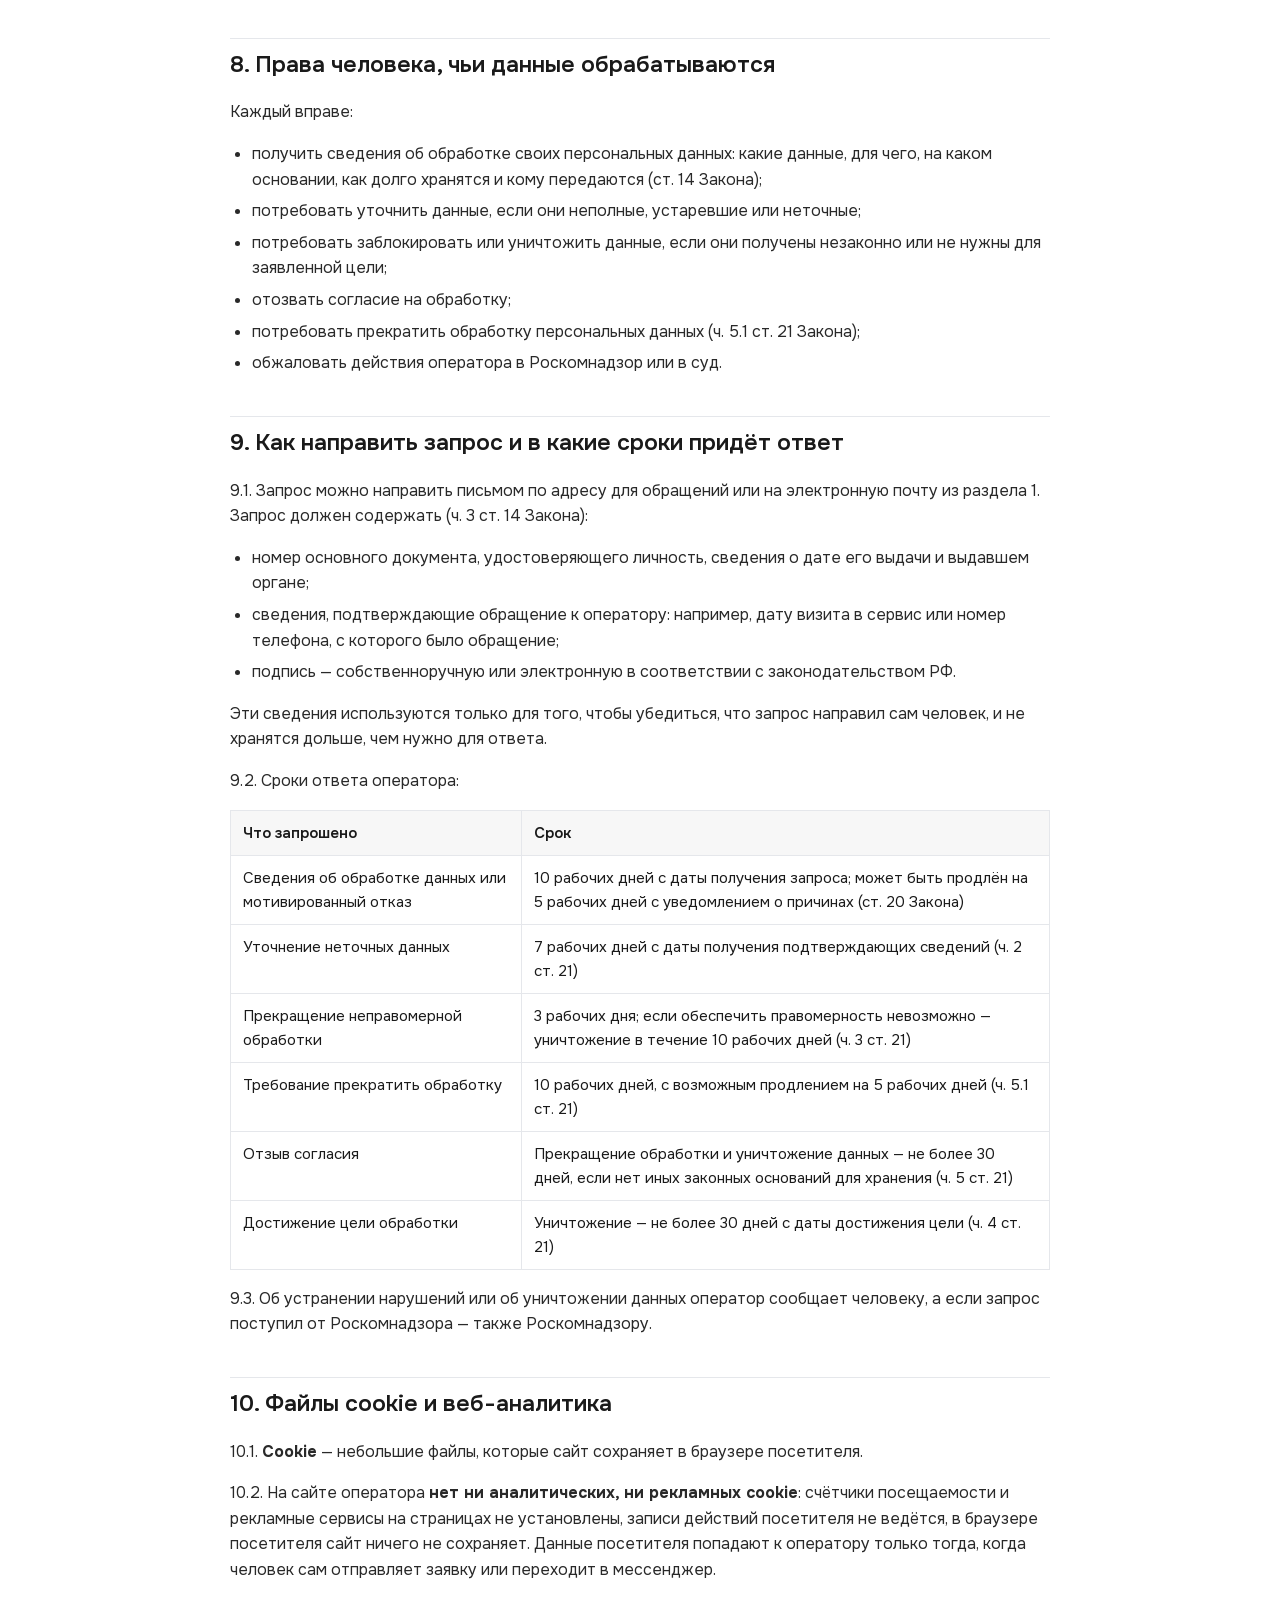
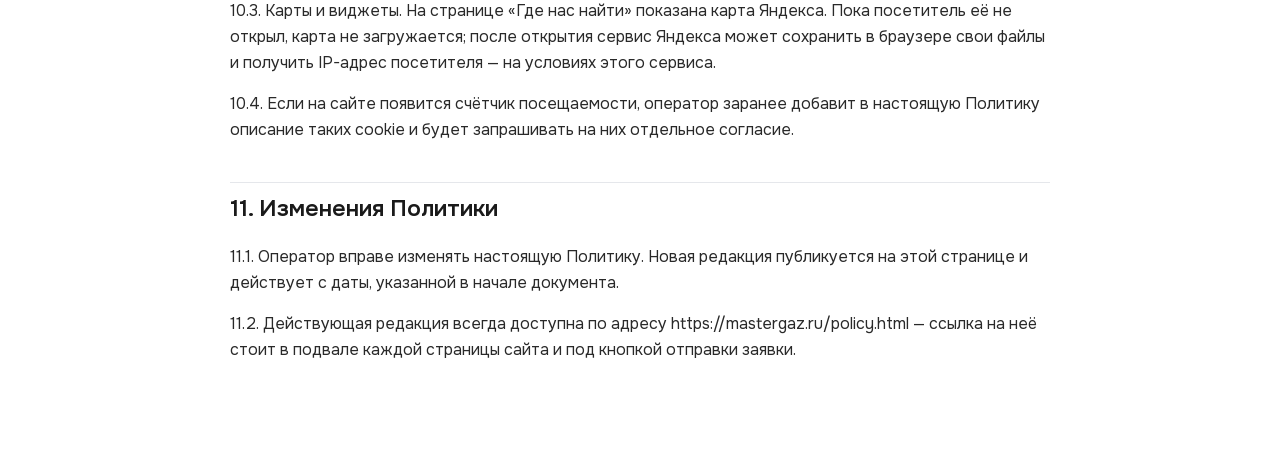
<file: policy.html>
<!doctype html>
<html lang="ru">
<head>
<meta charset="utf-8">
<meta name="viewport" content="width=device-width,initial-scale=1">
<title>Политика обработки персональных данных — МастерГаз</title>
<meta name="description" content="Политика МастерГаз в отношении обработки персональных данных по 152-ФЗ: какие данные собираем с сайта, зачем, где храним, сколько, как их исправить или удалить.">
<link rel="canonical" href="https://mastergaz.ru/policy.html">
<link rel="icon" href="favicon.ico?v=41" sizes="any">
<link rel="icon" type="image/png" sizes="32x32" href="favicon-32.png?v=41">
<link rel="apple-touch-icon" href="apple-touch-icon.png?v=41">
<link rel="stylesheet" href="font/onest.css">
<!-- Документ самодостаточный: свои стили внутри, из внешнего только шрифт.
     Основа - проверенная политика АвтоРегиона 161, факты переписаны под
     МастерГаз (12.10.2026): счётчика и cookie на сайте нет, заявки уходят
     в MAX, на рабочую почту и в таблицу на Яндекс Диске.
     Счётчика аналитики здесь нет осознанно: его нет и на самом сайте.
     Когда поставим Метрику - в политику добавляется раздел про cookie
     аналитики, а на сайт уведомление с кнопкой «Принять». -->
<style>
:root{
  --ink:#1a1a1a; --soft:#292929; --graphite:#636363; --cloud:#f7f7f7;
  --primary:#024ad8; --primary-bright:#296ef9; --line:#e5e7eb;
}
*{box-sizing:border-box}
html{-webkit-text-size-adjust:100%}
body{
  margin:0; background:#fff; color:var(--ink);
  font-family:Onest,-apple-system,BlinkMacSystemFont,'Segoe UI',sans-serif;
  font-size:16px; line-height:1.6;
}
.shapka{
  border-bottom:1px solid var(--line); padding:18px 20px;
  display:flex; align-items:center; gap:16px; flex-wrap:wrap;
}
.shapka img{height:40px;width:auto;display:block}
.shapka a.nazad{
  margin-left:auto; color:var(--primary); text-decoration:none; font-size:15px;
}
.shapka a.nazad:hover{color:var(--primary-bright)}
main{max-width:860px;margin:0 auto;padding:36px 20px 80px}
h1{font-size:clamp(25px,4vw,34px);font-weight:600;letter-spacing:-.01em;margin:0 0 8px}
.data{color:var(--graphite);font-size:14px;margin:0 0 32px}
h2{font-size:clamp(19px,2.6vw,23px);font-weight:600;margin:40px 0 12px;padding-top:8px;border-top:1px solid var(--line)}
h3{font-size:17px;font-weight:600;margin:28px 0 10px}
p,li{color:var(--soft)}
ul,ol{padding-left:22px}
li{margin:6px 0}
a{color:var(--primary)}
.karta{background:var(--cloud);border-radius:14px;padding:22px 24px;margin:16px 0}
.karta dl{margin:0;display:grid;grid-template-columns:minmax(170px,32%) 1fr;gap:10px 20px}
.karta dt{color:var(--graphite);font-size:14px}
.karta dd{margin:0;color:var(--ink)}
table{width:100%;border-collapse:collapse;margin:14px 0;font-size:15px}
th,td{border:1px solid var(--line);padding:10px 12px;text-align:left;vertical-align:top}
th{background:var(--cloud);font-weight:600;color:var(--ink)}
.nowrap{white-space:nowrap}
@media (max-width:620px){
  .karta dl{grid-template-columns:1fr;gap:2px}
  .karta dt{margin-top:12px}
  table,thead,tbody,tr,th,td{display:block}
  thead{display:none}
  tr{border:1px solid var(--line);border-radius:10px;margin-bottom:12px;padding:6px 0}
  th,td{border:0;padding:8px 12px}
  td::before{content:attr(data-label);display:block;color:var(--graphite);font-size:13px;margin-bottom:2px}
}
</style>
</head>
<body>

<header class="shapka">
  <a href="/" aria-label="МастерГаз — на главную"><img src="img/logo.webp" alt="МастерГаз" width="712" height="192"></a>
  <a class="nazad" href="/">Вернуться на сайт</a>
</header>

<main>
<h1>Политика в отношении обработки персональных данных</h1>
<p class="data">Действует с 12 октября 2026 года</p>

<h2>1. Общие положения</h2>
<p>1.1. Настоящая Политика определяет, какие персональные данные обрабатывает оператор, для чего, на каком основании, как они хранятся и защищаются, а также как человек может узнать о своих данных, исправить их или потребовать удалить.</p>
<p>1.2. Политика составлена в соответствии с Федеральным законом от 27.07.2006 № 152-ФЗ «О персональных данных» (далее — Закон) и с учётом Рекомендаций Роскомнадзора от 31.07.2017 по составлению документа, определяющего политику оператора.</p>
<p>1.3. Политика опубликована на сайте оператора в свободном доступе (ч. 2 ст. 18.1 Закона) и действует в отношении всех персональных данных, которые оператор получает от клиентов — через форму на сайте, по телефону, в мессенджерах и лично в сервисе, — а также данных посетителей сайта.</p>

<h3>Сведения об операторе</h3>
<div class="karta">
  <dl>
    <dt>Оператор</dt>
    <dd>Индивидуальный предприниматель Корсунов Антон Игоревич</dd>
    <dt>Коммерческое обозначение</dt>
    <dd>МастерГаз</dd>
    <dt>ОГРНИП</dt>
    <dd>324619600106274</dd>
    <dt>ИНН</dt>
    <dd>890414959136</dd>
    <dt>Адрес сервиса</dt>
    <dd>г. Ростов-на-Дону, Минеральная улица, 16</dd>
    <dt>Адрес для обращений</dt>
    <dd>г. Ростов-на-Дону, Минеральная улица, 16</dd>
    <dt>Электронная почта</dt>
    <dd><a href="mailto:1470590@mail.ru">1470590@mail.ru</a></dd>
    <dt>Телефоны</dt>
    <dd><a class="nowrap" href="tel:+79381470590">+7 (938) 147-05-90</a> — газовое оборудование<br>
        <a class="nowrap" href="tel:+79298181999">+7 (929) 818-19-99</a> — отопители и кондиционеры</dd>
    <dt>Сайт</dt>
    <dd>https://mastergaz.ru/</dd>
  </dl>
</div>
<p>1.4. Ответственным за организацию обработки персональных данных является сам индивидуальный предприниматель.</p>

<h2>2. Основные понятия</h2>
<ul>
  <li><b>Персональные данные</b> — любая информация, относящаяся прямо или косвенно к определённому или определяемому физическому лицу (субъекту персональных данных).</li>
  <li><b>Обработка персональных данных</b> — любое действие с ними: сбор, запись, хранение, уточнение, использование, передача, удаление.</li>
  <li><b>Оператор</b> — лицо, которое организует и осуществляет обработку персональных данных, в данном случае индивидуальный предприниматель, указанный в разделе 1.</li>
</ul>

<h2>3. Для чего оператор обрабатывает данные</h2>
<ul>
  <li>Связаться с человеком по заявке с сайта или по обращению в мессенджере: перезвонить, ответить на вопрос, рассчитать стоимость, согласовать время визита.</li>
  <li>Выполнение работ по установке, ремонту и обслуживанию газобаллонного оборудования, автономных отопителей и климатических систем, гарантийное обслуживание.</li>
  <li>Работа с организациями-клиентами (автопарки): согласование условий, связь с представителями.</li>
  <li>Исполнение требований законодательства — налогового, бухгалтерского, о защите прав потребителей.</li>
</ul>
<p>Оператор не принимает на основе персональных данных решений, влекущих юридические последствия для человека, исключительно автоматизированным способом.</p>
<p>Документы клиента — паспорт, свидетельство о регистрации транспортного средства, паспорт ТС — оператор <b>не запрашивает, не копирует и не хранит</b>. Документы для регистрации изменений в конструкции автомобиля готовит испытательная лаборатория, а в ГИБДД человек подаёт их сам; оператор только сопровождает и консультирует по порядку.</p>

<h2>4. На каком основании</h2>
<ul>
  <li>Исполнение договора с человеком и подготовка к его заключению — п. 5 ч. 1 ст. 6 Закона.</li>
  <li>Согласие человека на обработку его данных — п. 1 ч. 1 ст. 6 Закона. Такое согласие человек даёт, когда отправляет заявку через форму на сайте: под кнопкой отправки размещена отдельная строка об этом со ссылкой на настоящую Политику.</li>
  <li>Исполнение обязанностей, возложенных на оператора законом — п. 2 ч. 1 ст. 6 Закона.</li>
  <li>Гражданский кодекс РФ и Закон РФ от 07.02.1992 № 2300-1 «О защите прав потребителей» — в части исполнения договора и гарантийных обязательств.</li>
</ul>
<p>Отправка заявки — добровольное действие. Если человек не хочет оставлять данные на сайте, он может просто позвонить по телефонам из раздела 1.</p>

<h2>5. Какие данные обрабатываются</h2>
<table>
  <thead><tr><th>Чьи данные</th><th>Какие данные</th></tr></thead>
  <tbody>
    <tr>
      <td data-label="Чьи данные">Люди, отправившие заявку через форму на сайте</td>
      <td data-label="Какие данные">Имя (по желанию); номер телефона; дата и время заявки; кнопка, с которой отправлена заявка; адрес страницы; комментарий, если человек его оставил или если заявка пришла из калькулятора — там в комментарий попадает его расчёт (марка и год автомобиля, пробег, расход)</td>
    </tr>
    <tr>
      <td data-label="Чьи данные">Люди, обратившиеся по телефону или в мессенджере</td>
      <td data-label="Какие данные">Имя; номер телефона; имя пользователя в мессенджере; содержание обращения, в том числе марка, модель и год выпуска автомобиля или вид техники</td>
    </tr>
    <tr>
      <td data-label="Чьи данные">Клиенты, для которых выполнены работы</td>
      <td data-label="Какие данные">Фамилия, имя, отчество; номер телефона; марка, модель и год выпуска автомобиля; сведения о выполненных работах, установленном оборудовании, гарантии и оплате — без реквизитов банковской карты</td>
    </tr>
    <tr>
      <td data-label="Чьи данные">Представители организаций-клиентов</td>
      <td data-label="Какие данные">Фамилия, имя, отчество; должность; номер телефона; адрес электронной почты</td>
    </tr>
  </tbody>
</table>
<p>Оператор не обрабатывает специальные категории персональных данных (о здоровье, политических взглядах, вероисповедании и тому подобные) и биометрические персональные данные. Данные детей оператор целенаправленно не собирает.</p>

<h2>6. Где и как хранятся данные</h2>
<p>6.1. Данные получаются непосредственно от самого человека: когда он отправляет заявку, звонит, пишет в мессенджер или на электронную почту, приезжает в сервис.</p>
<p>6.2. <b>Заявка с сайта.</b> Отправленная заявка сохраняется в таблицу на Яндекс Диске оператора и дублируется письмом на рабочую почту оператора, а также уведомлением в мессенджере MAX — чтобы перезвонить быстро. Обработку заявки выполняет программа оператора, размещённая в Яндекс Облаке. Серверы перечисленных сервисов находятся в Российской Федерации.</p>
<p>6.3. <b>Сведения о клиентах и работах</b> оператор ведёт на своих компьютерах в сервисе.</p>
<p>6.4. Мессенджеры WhatsApp, Telegram и MAX — сторонние сервисы, которыми человек пользуется по своему выбору и на их условиях.</p>
<p>6.5. Трансграничная передача персональных данных оператором не осуществляется.</p>
<p>6.6. <b>Оплата.</b> Онлайн-оплаты на сайте нет. Оплатить можно только в сервисе. Данные банковской карты обрабатывает банк, обслуживающий терминал; оператор их не получает и не хранит. Если клиент просит электронный чек, его номер телефона или адрес электронной почты передаётся оператору фискальных данных (ст. 1.2 Федерального закона № 54-ФЗ).</p>
<p>6.7. <b>Передача третьим лицам.</b> Оператор не продаёт и не распространяет персональные данные. Данные предоставляются только в объёме, необходимом для цели:</p>
<ul>
  <li>ООО «ЯНДЕКС» (119021, г. Москва, ул. Льва Толстого, д. 16) — заявки с сайта, для их обработки и хранения в сервисах Яндекс Облако и Яндекс Диск; на условиях использования этих сервисов, серверы в Российской Федерации;</li>
  <li>ООО «ВК» (125167, г. Москва, Ленинградский пр-т, д. 39, стр. 79) — имя и номер телефона из заявки, для доставки уведомления о заявке в мессенджере MAX и письма о заявке в почтовом сервисе Mail.ru; на условиях использования этих сервисов, серверы в Российской Федерации;</li>
  <li>оператору фискальных данных — для отправки электронного чека по просьбе клиента;</li>
  <li>испытательной лаборатории — сведения, необходимые для оформления документов на переоборудование автомобиля, и только если человек обратился за таким оформлением;</li>
  <li>государственным органам — по основаниям, прямо предусмотренным законом (налоговые органы, органы дознания и следствия, суд).</li>
</ul>
<p>Если обработка поручается другому лицу, это делается только на условиях, предусмотренных ч. 3 ст. 6 Закона.</p>
<p>6.8. <b>Конфиденциальность.</b> Оператор и лица, получившие доступ к персональным данным, не раскрывают их третьим лицам и не распространяют без согласия человека, если иное не предусмотрено законом (ст. 7 Закона).</p>

<h3>Сроки хранения</h3>
<ul>
  <li>Заявки и обращения, по которым договор не был заключён, — не более 1 года с даты последнего обращения.</li>
  <li>Данные по договору и гарантийному обслуживанию — в течение срока действия договора и гарантии и 3 лет после их окончания (общий срок исковой давности, ст. 196 ГК РФ).</li>
  <li>Первичные учётные документы, содержащие персональные данные, — 5 лет (ст. 29 Федерального закона № 402-ФЗ).</li>
</ul>

<h3>Прекращение обработки</h3>
<p>Обработка прекращается, когда достигнута цель, истёк срок хранения, человек отозвал согласие (если обработка шла на основании согласия) или выявлена неправомерная обработка.</p>

<h2>7. Меры по защите персональных данных</h2>
<p>Оператор принимает меры, предусмотренные ст. 18.1 и ст. 19 Закона, в том числе:</p>
<ul>
  <li>определяет перечень лиц, допущенных к персональным данным, и знакомит их с требованиями Закона и настоящей Политикой;</li>
  <li>хранит сведения о клиентах на компьютерах, защищённых паролем, и не размещает их в сервисах за пределами Российской Федерации;</li>
  <li>защищает компьютеры и телефоны, на которых ведётся работа с клиентами, паролями и антивирусным программным обеспечением;</li>
  <li>передаёт заявки с сайта по защищённому соединению;</li>
  <li>не хранит персональные данные дольше, чем требуется для целей обработки;</li>
  <li>удаляет данные способом, исключающим восстановление;</li>
  <li>при выявлении утечки уведомляет Роскомнадзор в сроки, установленные ч. 3.1 ст. 21 Закона: в течение 24 часов — о самом инциденте, в течение 72 часов — о результатах внутреннего расследования.</li>
</ul>

<h2>8. Права человека, чьи данные обрабатываются</h2>
<p>Каждый вправе:</p>
<ul>
  <li>получить сведения об обработке своих персональных данных: какие данные, для чего, на каком основании, как долго хранятся и кому передаются (ст. 14 Закона);</li>
  <li>потребовать уточнить данные, если они неполные, устаревшие или неточные;</li>
  <li>потребовать заблокировать или уничтожить данные, если они получены незаконно или не нужны для заявленной цели;</li>
  <li>отозвать согласие на обработку;</li>
  <li>потребовать прекратить обработку персональных данных (ч. 5.1 ст. 21 Закона);</li>
  <li>обжаловать действия оператора в Роскомнадзор или в суд.</li>
</ul>

<h2>9. Как направить запрос и в какие сроки придёт ответ</h2>
<p>9.1. Запрос можно направить письмом по адресу для обращений или на электронную почту из раздела 1. Запрос должен содержать (ч. 3 ст. 14 Закона):</p>
<ul>
  <li>номер основного документа, удостоверяющего личность, сведения о дате его выдачи и выдавшем органе;</li>
  <li>сведения, подтверждающие обращение к оператору: например, дату визита в сервис или номер телефона, с которого было обращение;</li>
  <li>подпись — собственноручную или электронную в соответствии с законодательством РФ.</li>
</ul>
<p>Эти сведения используются только для того, чтобы убедиться, что запрос направил сам человек, и не хранятся дольше, чем нужно для ответа.</p>
<p>9.2. Сроки ответа оператора:</p>
<table>
  <thead><tr><th>Что запрошено</th><th>Срок</th></tr></thead>
  <tbody>
    <tr><td data-label="Что запрошено">Сведения об обработке данных или мотивированный отказ</td><td data-label="Срок">10 рабочих дней с даты получения запроса; может быть продлён на 5 рабочих дней с уведомлением о причинах (ст. 20 Закона)</td></tr>
    <tr><td data-label="Что запрошено">Уточнение неточных данных</td><td data-label="Срок">7 рабочих дней с даты получения подтверждающих сведений (ч. 2 ст. 21)</td></tr>
    <tr><td data-label="Что запрошено">Прекращение неправомерной обработки</td><td data-label="Срок">3 рабочих дня; если обеспечить правомерность невозможно — уничтожение в течение 10 рабочих дней (ч. 3 ст. 21)</td></tr>
    <tr><td data-label="Что запрошено">Требование прекратить обработку</td><td data-label="Срок">10 рабочих дней, с возможным продлением на 5 рабочих дней (ч. 5.1 ст. 21)</td></tr>
    <tr><td data-label="Что запрошено">Отзыв согласия</td><td data-label="Срок">Прекращение обработки и уничтожение данных — не более 30 дней, если нет иных законных оснований для хранения (ч. 5 ст. 21)</td></tr>
    <tr><td data-label="Что запрошено">Достижение цели обработки</td><td data-label="Срок">Уничтожение — не более 30 дней с даты достижения цели (ч. 4 ст. 21)</td></tr>
  </tbody>
</table>
<p>9.3. Об устранении нарушений или об уничтожении данных оператор сообщает человеку, а если запрос поступил от Роскомнадзора — также Роскомнадзору.</p>

<h2>10. Файлы cookie и веб-аналитика</h2>
<p>10.1. <b>Cookie</b> — небольшие файлы, которые сайт сохраняет в браузере посетителя.</p>
<p>10.2. На сайте оператора <b>нет ни аналитических, ни рекламных cookie</b>: счётчики посещаемости и рекламные сервисы на страницах не установлены, записи действий посетителя не ведётся, в браузере посетителя сайт ничего не сохраняет. Данные посетителя попадают к оператору только тогда, когда человек сам отправляет заявку или переходит в мессенджер.</p>
<p>10.3. Карты и виджеты. На странице «Где нас найти» показана карта Яндекса. Пока посетитель её не открыл, карта не загружается; после открытия сервис Яндекса может сохранить в браузере свои файлы и получить IP-адрес посетителя — на условиях этого сервиса.</p>
<p>10.4. Если на сайте появится счётчик посещаемости, оператор заранее добавит в настоящую Политику описание таких cookie и будет запрашивать на них отдельное согласие.</p>

<h2>11. Изменения Политики</h2>
<p>11.1. Оператор вправе изменять настоящую Политику. Новая редакция публикуется на этой странице и действует с даты, указанной в начале документа.</p>
<p>11.2. Действующая редакция всегда доступна по адресу https://mastergaz.ru/policy.html — ссылка на неё стоит в подвале каждой страницы сайта и под кнопкой отправки заявки.</p>

</main>
</body>
</html>
</file>
<file: site.css>
/* ---- font/onest.css ---- */
@font-face{font-family:'Onest';font-style:normal;font-weight:400 700;font-display:swap;src:url(font/onest-cyrillic.woff2) format('woff2');unicode-range:U+0301, U+0400-045F, U+0490-0491, U+04B0-04B1, U+2116}
@font-face{font-family:'Onest';font-style:normal;font-weight:400 700;font-display:swap;src:url(font/onest-latin.woff2) format('woff2');unicode-range:U+0000-00FF, U+0131, U+0152-0153, U+02BB-02BC, U+02C6, U+02DA, U+02DC, U+0304, U+0308, U+0329, U+2000-206F, U+20AC, U+2122, U+2191, U+2193, U+2212, U+2215, U+FEFF, U+FFFD}
/* ---- dvizhenie.css ---- */
:root {
  --ease-heavy: cubic-bezier(.65, 0, .35, 1);
  --ease-exhale: cubic-bezier(.19, 1, .22, 1);
  --dv-accent: var(--accent, #1e6ef3);
}
.dv [data-reveal]:not(.is-in) { visibility: hidden; }
.dv-w { display: inline-block; }
.dv [data-stagger]:not(.is-in) > * { opacity: 0; }
.dv-reel {
  display: inline-block;
  overflow: hidden;
  vertical-align: top;
  text-align: center;
}
.dv-reel__col { display: flex; flex-direction: column; align-items: center; }
.dv-reel__col > span { display: block; }
.dv-scramble { white-space: nowrap; }
.dv-scramble > span { display: inline-block; text-align: center; }
[data-divider] {
  --size: 9px;
  position: relative;
  display: flex;
  justify-content: space-between;
  align-items: center;
  height: var(--size);
}
[data-divider]::before {
  content: "";
  position: absolute;
  left: 0;
  right: 0;
  top: 50%;
  height: 1px;
  background: currentColor;
  opacity: .2;
}
[data-divider] > i {
  position: relative;
  width: var(--size);
  height: var(--size);
  background: var(--dv-accent);
  will-change: transform;
}
/* ---- tokens/fonts.css ---- */
/* ---- tokens/colors.css ---- */
:root{
--color-primary:#024ad8;--color-primary-bright:#296ef9;--color-primary-deep:#0e3191;--color-primary-soft:#c9e0fc;--color-primary-mist:#eef4fe;--color-on-primary:#ffffff;
--color-ink:#1a1a1a;--color-ink-soft:#292929;--color-on-ink:#ffffff;
--color-canvas:#ffffff;--color-cloud:#f7f7f7;--color-fog:#e8e8e8;--color-steel:#c2c2c2;--color-graphite:#636363;--color-charcoal:#3d3d3d;--color-hairline:#e8e8e8;
--color-success:#1f9d55;--color-success-soft:#e3f5ea;
--color-danger:#d92d20;--color-danger-soft:#fdecea;
--text-heading:var(--color-ink);--text-body:var(--color-charcoal);--text-muted:var(--color-graphite);--text-on-dark:var(--color-on-ink);--text-on-dark-muted:var(--color-steel);
--surface-page:var(--color-canvas);--surface-section-alt:var(--color-cloud);--surface-section-tint:var(--color-primary-mist);--surface-dark:var(--color-ink);--surface-dark-card:var(--color-ink-soft);--surface-card:var(--color-canvas);--border-default:var(--color-hairline);--border-input:var(--color-steel);
}
/* ---- tokens/typography.css ---- */
:root{
--font-family:'Onest','Helvetica Neue',Arial,sans-serif;
--display-xxl-size:64px;--display-xxl-weight:600;--display-xxl-lh:1.05;
--display-xl-size:48px;--display-xl-weight:600;--display-xl-lh:1.08;
--display-md-size:32px;--display-md-weight:600;--display-md-lh:1.1;
--display-sm-size:24px;--display-sm-weight:600;--display-sm-lh:1.2;
--display-xs-size:20px;--display-xs-weight:600;--display-xs-lh:1.2;
--number-xl-size:56px;--number-xl-weight:700;--number-xl-lh:1.0;
--body-lg-size:18px;--body-lg-weight:400;--body-lg-lh:1.45;
--body-md-size:16px;--body-md-weight:400;--body-md-lh:1.5;
--body-emphasis-size:16px;--body-emphasis-weight:600;--body-emphasis-lh:1.5;
--caption-md-size:14px;--caption-md-weight:400;--caption-md-lh:1.5;
--caption-sm-size:12px;--caption-sm-weight:400;--caption-sm-lh:1.4;
--button-md-size:15px;--button-md-weight:500;--button-md-lh:1.4;--button-md-spacing:-0.01em;--button-md-transform:none;
}
/* ---- tokens/spacing.css ---- */
:root{--space-xs:8px;--space-md:16px;--space-xl:24px;--space-xxl:32px;--space-section:96px;--space-section-mobile:56px;--content-max:1280px;--faq-max:820px;}
/* ---- tokens/radius.css ---- */
:root{--radius-md:8px;--radius-lg:10px;--radius-xl:14px;--radius-pill:9999px;}
/* ---- tokens/shadow.css ---- */
:root{--shadow-soft:0 2px 8px rgba(26,26,26,0.08);--shadow-modal:0 8px 24px rgba(26,26,26,0.12);}
/* ---- tokens/motion.css ---- */
:root{
--ease-out:cubic-bezier(0.23,1,0.32,1);
--ease-in-out:cubic-bezier(0.77,0,0.175,1);
--ease-drawer:cubic-bezier(0.32,0.72,0,1);
--dur-press:160ms;
--dur-tooltip:150ms;
--dur-dropdown:200ms;
--dur-modal:260ms;
}
/* ---- tokens/base.css ---- */
*{box-sizing:border-box;}
body{margin:0;font-family:var(--font-family);background:var(--surface-page);color:var(--text-body);}
a{color:var(--color-primary);text-decoration:none;}
a:hover{color:var(--color-primary-deep);}
@media (prefers-reduced-motion:reduce){*,*::before,*::after{animation-duration:.01ms!important;animation-iteration-count:1!important;transition-duration:.01ms!important;scroll-behavior:auto!important}}
/* ---- landing.css ---- */
:root{--accent:var(--color-primary)}
@keyframes statusPing{0%{transform:scale(1);opacity:.55}80%,100%{transform:scale(2.6);opacity:0}}
html,body{overflow-x:clip}
.nowrap{white-space:nowrap}
.btn-cta{box-shadow:0 6px 18px rgba(2,74,216,.28)}
.btn-cta:focus-visible{outline:2px solid var(--color-primary-bright);outline-offset:3px}
.btn-sharp button{border-radius:4px!important}
.dv-row{max-width:1280px;margin:0 auto;padding:0 32px;color:var(--color-ink)}
[data-divider]>i{border-radius:2px}
.wrap{max-width:1280px;margin:0 auto;padding-inline:32px;box-sizing:border-box}
.header{position:sticky;top:0;z-index:40;padding:10px 16px 0;font-family:var(--font-family);transition:transform .38s var(--ease-out)}
.header__in{display:flex;align-items:center;gap:24px;padding:12px 12px 12px 22px;border-radius:14px;
  background:rgba(20,22,25,.86);-webkit-backdrop-filter:blur(14px);backdrop-filter:blur(14px)}
.logo{display:block;line-height:0;flex-shrink:0}
.logo img{height:48px;width:auto;display:block}
.tabs{display:flex;gap:4px;background:rgba(255,255,255,.06);border-radius:11px;padding:5px;margin-inline:auto}
.tabs a{padding:10px 18px;border-radius:8px;font-size:15px;font-weight:500;color:rgba(255,255,255,.55);white-space:nowrap;text-decoration:none;
  transition:background-color .3s var(--ease-out),color .3s}
.tabs a.is-active{background:var(--color-primary);color:#fff}
.header__right{display:flex;align-items:center;gap:18px}
.hours{font-size:13px;line-height:1.45;color:rgba(255,255,255,.55);white-space:nowrap}
.hours b{display:flex;align-items:center;gap:6px;font-weight:500;color:rgba(255,255,255,.78)}
.header__phone{font-size:17px;font-weight:500;color:#fff;white-space:nowrap;text-decoration:none;transition:color .2s}
.status-dot{position:relative;display:inline-block;width:7px;height:7px;border-radius:2px;flex-shrink:0;background:var(--color-danger)}
.status-dot.is-open{background:var(--color-success)}
.status-dot.is-open::after{content:'';position:absolute;inset:0;border-radius:2px;background:var(--color-success);animation:statusPing 2.2s var(--ease-out) infinite}
.hero{padding:32px 0 0;font-family:var(--font-family);background:#fff}
.hero__card{position:relative;overflow:hidden;background:var(--color-ink);border:1px solid rgba(255,255,255,.1);border-radius:14px;min-height:560px}
.hero__card::before{content:"";position:absolute;top:14px;right:14px;width:8px;height:8px;border-radius:2px;background:var(--color-primary);z-index:3}
.hero__grid{position:relative;z-index:2;display:grid;grid-template-columns:minmax(0,1.2fr) minmax(240px,.9fr);gap:40px;align-items:center;padding:48px 80px 88px 48px}
.hero-h1{font-size:clamp(30px,3.4vw,54px);font-weight:500;line-height:1.02;letter-spacing:-.035em;color:#fff;margin:0 0 16px;text-wrap:balance}
.hero-h1 em{font-style:normal;color:var(--color-primary-bright)}
.hero__sub{font-size:18px;line-height:1.45;color:rgba(255,255,255,.55);margin:0 0 32px;max-width:46ch;text-wrap:pretty}
.hero__row{display:flex;flex-wrap:wrap;align-items:center;gap:40px}
.counter b{font-size:clamp(34px,3.2vw,52px);font-weight:400;color:#fff;letter-spacing:-.03em;line-height:1.1}
.counter i{display:block;font-style:normal;font-size:13px;color:rgba(255,255,255,.55);margin-top:4px}
.hero__photo{position:relative}
.hero-photos__frame{position:relative;aspect-ratio:16/10;border-radius:10px;overflow:hidden;background:var(--color-ink-soft)}
.hero-photos__shot{position:absolute;inset:0;width:100%;height:100%;object-fit:cover;
  opacity:0;transform:scale(1.05);
  transition:opacity .55s ease,transform .9s cubic-bezier(.22,.61,.36,1)}
.hero-photos__shot.is-active{opacity:1;transform:scale(1)}
.hero__cap{font-size:13px;color:rgba(255,255,255,.55);margin-top:12px;text-align:center;min-height:18px;line-height:1.4}
@media (max-width:380px){.hero__cap{min-height:36px}}
.hero__rate{margin:8px 0 0;font-size:13px;line-height:1.4;color:rgba(255,255,255,.55);text-align:center}
.hero__stars{color:#f5b301;letter-spacing:2px;margin-right:8px}
html{scrollbar-gutter:stable}
h2{font-size:clamp(30px,3.4vw,48px);line-height:1.08;letter-spacing:-.03em;text-wrap:balance}
.sticker{position:absolute;z-index:3;top:-11px;left:-11px;width:78px;height:78px;border-radius:10px;box-sizing:border-box;
  background:var(--color-primary);color:#fff;display:flex;flex-direction:column;justify-content:space-between;
  align-items:flex-start;padding:8px}
.sticker::after{content:"";position:absolute;top:5px;right:5px;width:5px;height:5px;border-radius:2px;background:#fff}
.sticker b{font-size:19px;font-weight:400;letter-spacing:-.03em;line-height:1.1;white-space:nowrap}
.sticker>span{font:500 11px/1.25 var(--font-family);letter-spacing:.06em;text-transform:uppercase}
.hero-star{background:none;border:0;padding:0;font:inherit;letter-spacing:inherit;color:inherit;cursor:pointer;white-space:nowrap;
  border-bottom:1px dashed rgba(255,255,255,.35)}
.dv [data-reveal]:not(.is-in) .hero-star{border-bottom-color:transparent}
.dv [data-reveal].is-in .hero-star{transition:border-bottom-color .4s 1s}
.hero-star:hover{border-bottom-color:var(--color-primary-bright)}
.hero-star__mark{color:var(--color-primary-bright);font-size:.6em;vertical-align:super;margin-left:2px}
.hooks{position:relative;z-index:3;margin-top:-48px;display:grid;grid-template-columns:repeat(3,1fr);gap:4px;padding-inline:8px}
.hook{background:var(--color-ink-soft);border:1px solid rgba(255,255,255,.1);border-radius:10px;padding:22px 24px}
.hook__t{display:flex;align-items:center;gap:11px;font-size:17px;font-weight:500;color:#fff;line-height:1.25;margin-bottom:8px;text-wrap:balance}
.hook-ico{width:22px;height:22px;flex:0 0 22px;color:var(--color-primary-bright)}
.hook-ico--wide{width:26px;flex-basis:26px}
.hook p{margin:0;font-size:14px;line-height:1.5;color:rgba(255,255,255,.55)}
.fit{margin:34px auto 0;text-align:center;font-size:clamp(16px,1.6vw,19px);line-height:1.6;color:var(--color-ink);font-weight:500;text-wrap:balance}
.fit b{font-weight:600}
.cars-line{padding:10px 12px;border-radius:10px;transition:background-color .4s ease,box-shadow .4s ease}
.cars-line.is-flash{background:var(--color-primary-mist);box-shadow:0 0 0 2px var(--color-primary-soft)}
.cars-line__note{margin:6px 0 40px;text-align:center;font-size:13px;color:var(--color-graphite);line-height:1.5}
@media (max-width:860px){.cars-extra{display:none}}
@media (prefers-reduced-motion:reduce){.hero-photos__shot{transition:none;transform:none}}
@media (max-width:1200px){.hours{display:none}}
@media (max-width:980px){
  .header__in{flex-wrap:wrap;row-gap:10px}
  .tabs{order:3;width:100%;margin-inline:0;justify-content:center}
  .header__right{margin-left:auto}
  .hero__grid{grid-template-columns:1fr}
  .hooks{grid-template-columns:1fr 1fr}
}
@media (max-width:760px){
  .wrap{padding-inline:16px}
  .hero{padding-top:16px}
  .hero__card{min-height:0}
  .hero__grid{padding:26px 22px 66px;gap:26px}
  .hero-h1{font-size:clamp(22px,calc(9.4vw - 7.4px),30px)}
  .hero__sub{font-size:15px;margin-bottom:24px}
  .hero__row{gap:22px}
  .sticker{width:62px;height:62px;top:-9px;left:-9px;padding:6px}
  .sticker b{font-size:15px}
  .hooks{margin-top:-32px;grid-template-columns:1fr}
  .hook__t{font-size:16px}
  .header{padding:6px 8px 0}
  .header__in{flex-wrap:wrap;gap:6px 12px;padding:8px 8px 8px 14px;border-radius:10px}
  .logo img{height:36px}
  .header__phone{font-size:15px}
  .hours,.header__right .btn-cta{display:none}
  .tabs{order:3;width:100%;margin-inline:0;justify-content:center;padding:3px;border-radius:9px}
  .tabs a{padding:8px 12px;font-size:13px}
  .header__right{margin-left:auto}
}
.messenger-btn{width:44px;height:44px;border-radius:8px;background:var(--color-primary);display:flex;align-items:center;justify-content:center;color:#fff;text-decoration:none;transition:transform var(--dur-press) var(--ease-out),box-shadow .25s}
.messenger-btn:hover{color:#fff}
.messenger-btn:active{transform:scale(.94)}
.messenger-btn svg{width:22px;height:22px;display:block}
.errors-photos{position:sticky;top:96px;display:grid;grid-template-columns:1fr;gap:16px}
.photo-ph{box-sizing:border-box;aspect-ratio:4 / 3;border-radius:10px;background:var(--color-fog);border:1px dashed var(--color-steel);display:flex;flex-direction:column;align-items:center;justify-content:center;gap:6px;color:var(--color-graphite);text-align:center;padding:12px;font-size:13px}
.photo-ph b{font-size:15px;font-weight:600}
.smooth-acc{border:1px solid var(--border-default);border-radius:var(--radius-lg);overflow:hidden;background:var(--color-canvas)}
.smooth-acc__item+.smooth-acc__item{border-top:1px solid var(--border-default)}
.smooth-acc__head{width:100%;display:flex;justify-content:space-between;align-items:center;gap:16px;text-wrap:balance;background:var(--color-canvas);border:none;cursor:pointer;padding:18px 20px;font-family:var(--font-family);font-size:var(--body-emphasis-size);font-weight:var(--body-emphasis-weight);color:var(--text-heading);text-align:left}
.smooth-acc__icon{color:var(--color-primary);display:inline-block;flex-shrink:0;transition:transform .45s cubic-bezier(.4,0,.2,1)}
.smooth-acc__item.is-open .smooth-acc__icon{transform:rotate(180deg)}
.smooth-acc__panel{display:grid;grid-template-rows:0fr;transition:grid-template-rows .45s cubic-bezier(.4,0,.2,1)}
.smooth-acc__item.is-open .smooth-acc__panel{grid-template-rows:1fr}
.smooth-acc__inner{overflow:hidden;min-height:0}
.smooth-acc__body{padding:0 20px 18px;font-size:var(--body-md-size);line-height:var(--body-md-lh);color:var(--text-body);opacity:0;transform:translateY(-6px);transition:opacity .3s ease,transform .45s cubic-bezier(.4,0,.2,1)}
.smooth-acc__item.is-open .smooth-acc__body{opacity:1;transform:none;transition-delay:.08s}
.snap-track{scrollbar-width:none;-webkit-overflow-scrolling:touch;overscroll-behavior-x:contain}
.snap-track::-webkit-scrollbar{display:none}
.snap-track.is-dragging{scroll-snap-type:none!important;cursor:grabbing!important}
.snap-track.is-dragging *{pointer-events:none}
.team-grid{display:flex;flex-wrap:wrap;justify-content:center;gap:24px}
.team-card{display:flex;flex-direction:column;flex:0 1 calc(25% - 18px)}
.team-photo{position:relative;border-radius:14px;overflow:hidden;background:var(--color-cloud)}
.team-face{display:block;width:100%;height:auto}
.team-exp{white-space:nowrap}
.team-cert{position:absolute;right:5px;bottom:5px;width:34%;height:auto;display:block;border-radius:6px;
  box-shadow:0 6px 18px rgba(0,0,0,.22);background:#fff;padding:3px;box-sizing:border-box}
.team-cert--wide{width:46%}
.dock{position:relative;--dock-h:420px;--dock-w:170px;display:flex;gap:24px;margin-top:8px;padding:20px calc(50% - var(--dock-w) / 2) 12px;overflow-x:auto;scrollbar-width:none;overscroll-behavior-x:contain;scroll-snap-type:x mandatory;cursor:grab;user-select:none;-webkit-user-select:none}
.dock::-webkit-scrollbar{display:none}
.dock.is-dragging{scroll-snap-type:none;cursor:grabbing}
.dock.is-dragging *{pointer-events:none}
.dock__item{flex:0 0 auto;max-width:calc(100vw - 48px);scroll-snap-align:center;scroll-snap-stop:always;cursor:pointer;margin:0}
.dock__card{height:var(--dock-h);display:flex;justify-content:center;align-items:center;gap:8px;opacity:.45;transform:scale(.88);transition:opacity .45s cubic-bezier(.22,.61,.36,1),transform .45s cubic-bezier(.22,.61,.36,1)}
.dock__item.is-active .dock__card{opacity:1;transform:translateY(-8px) scale(1)}
.dock__card img{display:block;height:100%;width:auto;max-width:100%;object-fit:contain;border-radius:10px;pointer-events:none}
.dock__cap{display:block;margin:12px auto 0;max-width:340px;font-size:14px;line-height:1.35;color:var(--color-graphite);text-align:center;opacity:.55;transition:opacity .45s,color .45s}
.dock__item.is-active .dock__cap{opacity:1;color:var(--color-ink)}
@media (max-width:760px){.dock{--dock-h:300px;--dock-w:120px;gap:14px}.dock__cap{font-size:12px;max-width:260px}}
.works-head{max-width:1280px;margin:0 auto;padding:0 32px}
.works-head h2{margin:0;font-weight:600;text-align:center;color:var(--color-ink)}
h2 .l1,h2 em{display:block;text-wrap:balance}
h2 em{font-style:normal;color:var(--color-primary)}
@media (max-width:760px){.works-head{padding:0}}
.dock-nav{display:flex;align-items:center;justify-content:center;gap:16px;margin-top:10px}
.dock-nav__b{width:42px;height:42px;padding:0;border:1px solid var(--color-hairline);border-radius:50%;background:#fff;color:var(--color-ink);display:flex;align-items:center;justify-content:center;cursor:pointer;transition:border-color .25s,color .25s,box-shadow .25s,opacity .25s}
.dock-nav__b svg{width:20px;height:20px}
.dock-nav__b--next svg{transform:scaleX(-1)}
.dock-nav__b:disabled{opacity:.28;cursor:default}
@media (hover:hover){.dock-nav__b:hover:not(:disabled){border-color:var(--color-primary);color:var(--color-primary);box-shadow:0 0 0 4px var(--color-primary-mist)}}
.dock-nav__n{min-width:62px;text-align:center;font-size:14px;color:var(--color-graphite);font-variant-numeric:tabular-nums}
@media (max-width:760px){.dock-nav{gap:14px;margin-top:8px}.dock-nav__b{width:38px;height:38px}.dock-nav__n{font-size:13px;min-width:56px}}
@media (prefers-reduced-motion:reduce){.dock__card{transition:none}}
@media (min-width:761px){.reviews-band h2{font-size:clamp(26px,2.85vw,36px)}}
.rev-head{display:flex;justify-content:space-between;align-items:center;gap:26px;margin-bottom:30px}
.rate{position:relative;display:flex;align-items:center;gap:16px;background:var(--color-primary);border-radius:10px;padding:16px 34px 16px 22px;color:#fff;text-decoration:none;
  transition:background-color .25s,box-shadow .25s,transform var(--dur-press) var(--ease-out)}
.rate::after{content:"";position:absolute;top:10px;right:10px;width:6px;height:6px;border-radius:2px;background:#fff}
.rate b{font-size:34px;font-weight:400;color:#fff;line-height:1.1;letter-spacing:-.03em}
.rate .stars{display:block;color:#fff;font-size:14px;letter-spacing:2px}
.rate small{display:block;font-size:12px;line-height:1.45;color:rgba(255,255,255,.8);margin-top:3px}
.rev-grid{display:flex;gap:4px;overflow-x:auto;scroll-snap-type:none;cursor:grab;user-select:none;padding:4px 0}
.rev{flex:0 0 calc((100% - 12px) / 3.25);box-sizing:border-box;scroll-snap-align:start;display:flex;flex-direction:column;
  background:var(--color-ink-soft);border:1px solid #3d3d3d;border-radius:10px;padding:24px;color:#fff;text-decoration:none;
  transition:border-color .25s,background-color .25s,box-shadow .25s,transform var(--dur-press) var(--ease-out)}
.rev__top{display:flex;align-items:center;gap:12px;margin-bottom:10px}
.rev__av{width:38px;height:38px;flex:0 0 38px;border-radius:8px;background:rgba(255,255,255,.08);color:#fff;display:flex;align-items:center;justify-content:center;font-weight:500;font-size:15px;text-transform:uppercase}
.rev__n{display:block;font-size:15px;font-weight:500;color:#fff}
.rev__d{display:block;font-size:12px;line-height:1.4;color:var(--color-steel)}
.rev__s{color:#f5b301;font-size:13px;letter-spacing:2px;margin-bottom:8px}
.rev__s .off{color:#4a4a4a}
.rev p{margin:0;font-size:14px;line-height:1.55;color:#d6d6d6}
.rev-foot{display:flex;margin-top:20px}
.rev-foot a{color:var(--color-primary-bright);white-space:nowrap;font-size:15px;font-weight:600;text-decoration:none;transition:color .25s}
.rev:active,.rate:active{transform:scale(.985)}
.rev:hover,.rev:focus-visible,.rate:hover,.rate:focus-visible{color:#fff}
@media (hover:none){.certs-track,.rev-grid{scroll-snap-type:x mandatory}}
@media (max-width:980px){.rev-head{flex-direction:column;align-items:flex-start}.rev{flex-basis:calc((100% - 4px) / 2.2)}}
@media (max-width:760px){.rev{flex-basis:86%}.rev-grid{margin:0 -16px;padding:4px 16px;scroll-padding-left:16px}}
.loc-map{position:relative;border-radius:10px;overflow:hidden;min-height:380px;background:var(--color-fog)}
.loc-map iframe{display:block;width:100%;height:100%;min-height:380px;border:0}
.lounge-slider{position:relative;overflow:hidden;min-height:320px;background:var(--color-fog);touch-action:pan-y;user-select:none}
.lounge-slider__track{display:flex;height:100%;transition:transform .55s var(--ease-drawer)}
.lounge-slide{flex:0 0 100%;min-height:320px;display:flex;flex-direction:column;align-items:center;justify-content:center;gap:6px;color:var(--color-graphite);font-size:13px}
.lounge-slide b{font-size:15px;font-weight:600}
.lounge-arrow{position:absolute;top:50%;transform:translateY(-50%);width:44px;height:44px;border-radius:8px;border:none;background:#fff;box-shadow:0 4px 14px rgba(26,26,26,.12);color:var(--color-ink);font-size:24px;line-height:1;cursor:pointer;display:flex;align-items:center;justify-content:center;transition:transform var(--dur-press) var(--ease-out)}
.lounge-arrow:active{transform:translateY(-50%) scale(.94)}
.lounge-arrow--prev{left:12px}
.lounge-arrow--next{right:12px}
.lounge-dots{position:absolute;left:0;right:0;bottom:14px;display:flex;justify-content:center;gap:6px}
.lounge-dot{width:8px;height:8px;padding:0;border:none;border-radius:4px;background:rgba(26,26,26,.25);cursor:pointer;transition:width .3s var(--ease-out),background-color .2s}
.lounge-dot.is-active{width:22px;background:var(--color-primary)}
.booking-section{position:relative;overflow:hidden}
.booking-stripes{position:absolute;top:0;bottom:0;right:calc(50% + 348px);width:130px;pointer-events:none}
.booking-stripe{position:absolute;top:0;bottom:0;transform:skewX(-14deg);transform-origin:top}
.booking-stripe--1{right:0;width:16px;background:var(--color-primary)}
.booking-stripe--2{right:26px;width:26px;background:var(--color-primary-bright)}
.booking-stripe--3{right:64px;width:40px;background:var(--color-primary-soft)}
@media (hover:hover) and (pointer:fine){
.lift{transition:transform var(--dur-dropdown) var(--ease-out),box-shadow var(--dur-dropdown) var(--ease-out)}
.lift:hover{transform:translateY(-3px);box-shadow:0 10px 28px rgba(26,26,26,.12)}
.btn-cta:hover{background:var(--color-primary-bright)!important;box-shadow:0 8px 24px rgba(41,110,249,.45),0 0 44px rgba(41,110,249,.35)}
.btn-quiet:hover{opacity:.82}
.messenger-btn:hover{box-shadow:0 8px 22px rgba(41,110,249,.45),0 0 28px rgba(41,110,249,.3)}
.header__phone:hover{color:var(--color-primary-bright)}
.tabs a:not(.is-active):hover{color:#fff}
.rev:hover{border-color:#f5b400;background:#2e2e2e;box-shadow:0 12px 32px rgba(245,180,0,.1)}
.rate:hover{background:var(--color-primary-bright);box-shadow:0 8px 24px rgba(41,110,249,.45)}
.rev-foot a:hover{color:#fff}
}
@media (hover:none){
.btn-cta{box-shadow:0 8px 24px rgba(41,110,249,.45),0 0 40px rgba(41,110,249,.3)}
}
@media (prefers-reduced-motion:reduce){.status-dot.is-open::after{animation:none}}
@media (max-width:1100px){
.errors-outer{grid-template-columns:1fr!important}
.errors-photos{position:static!important;grid-template-columns:1fr 1fr}
.calc-grid{grid-template-columns:1fr!important;gap:28px!important}
.team-card{flex-basis:calc(50% - 12px)}
.loc-grid,.loc-lounge{grid-template-columns:1fr!important}
.footer-grid{grid-template-columns:1fr 1fr!important}
.fleets-grid{grid-template-columns:repeat(3,1fr)!important}
.booking-stripes{display:none}
}
@media (max-width:720px){
section{padding-left:16px!important;padding-right:16px!important;padding-top:48px!important;padding-bottom:48px!important}
section.hero{padding:16px 0 0!important}
section.fleets-section{padding-top:36px!important;padding-bottom:36px!important}
.loc-section{padding-top:40px!important}
.loc-photos{grid-template-columns:1fr!important}
.team-card{flex-basis:100%}
.fleets-grid{grid-template-columns:repeat(2,1fr)!important;gap:10px!important}
.fleets-grid *{font-size:11px!important;line-height:1.2!important}
.footer-grid{grid-template-columns:1fr!important;gap:24px!important}
.calc-card{padding:20px!important;border-radius:14px!important}
.calc-table{gap:10px 14px!important;font-size:18px!important}
@media (max-width:360px){.calc-table{gap:10px 8px!important;font-size:15px!important}}
.errors-photos{grid-template-columns:1fr}
.errors-table{display:flex!important;flex-direction:column!important}
.errors-bg{display:none!important}
.errors-table>.errow-error:nth-child(2),.errors-table>.errow-solution:nth-child(3){display:none!important}
.errors-table .errow-error,.errors-table .errow-solution{padding:12px 0!important;border-bottom:1px solid var(--color-hairline)!important}
.errors-table .errow-solution{background:#fff;border-radius:8px;padding:12px!important;margin-bottom:8px!important;border-bottom:none!important}
.errors-table .errow-error:first-child,.errors-table .errow-solution:nth-child(2){padding-top:0!important}
.loc-map,.loc-map iframe{min-height:320px}
.lounge-slider,.lounge-slide{min-height:240px}
footer{padding:48px 16px 20px!important}
.dv-row{padding:0 16px}
h3{font-size:18px!important}
}
.submit-morph{display:flex;flex-direction:column;align-items:center}
.submit-morph__btn{position:relative;width:100%;height:var(--h);padding:0 22px;border:none;border-radius:var(--radius-md);background:var(--color-primary-soft);color:var(--color-primary);font-family:var(--font-family);font-size:var(--button-md-size);font-weight:var(--button-md-weight);letter-spacing:var(--button-md-spacing);text-transform:var(--button-md-transform);cursor:pointer;overflow:hidden;transition:width .5s cubic-bezier(.65,0,.35,1) .1s,padding .5s cubic-bezier(.65,0,.35,1) .1s,border-radius .5s cubic-bezier(.65,0,.35,1) .1s,background-color .3s,box-shadow .3s,transform var(--dur-press) var(--ease-out)}
.submit-morph__btn.is-ready{background:var(--color-primary);color:#fff;cursor:pointer;box-shadow:0 6px 18px rgba(2,74,216,.28)}
.submit-morph__btn:active{transform:scale(.97)}
.pole-telefon.nado-zapolnit input{border-color:var(--color-primary);box-shadow:0 0 0 3px var(--color-primary-mist)}
.lead-check{display:flex;flex-direction:column;gap:10px;margin:4px 0 16px}
.lead-check label{display:flex;gap:10px;align-items:flex-start;font-size:13px;line-height:1.45;color:var(--color-graphite);cursor:pointer}
.lead-check input{appearance:none;-webkit-appearance:none;width:18px;height:18px;margin:1px 0 0;flex:0 0 auto;
  position:relative;padding:0;border:1.5px solid var(--color-primary);border-radius:4px;background:#fff;cursor:pointer}
.lead-check input::after{content:"";position:absolute;left:5px;top:1px;width:5px;height:9px;
  border:solid var(--color-primary);border-width:0 2px 2px 0;transform:rotate(45deg) scale(.4);opacity:0;
  transition:opacity .15s ease,transform .15s ease}
.lead-check input:checked::after{opacity:1;transform:rotate(45deg) scale(1)}
.lead-check input:focus-visible{outline:2px solid var(--color-primary);outline-offset:2px}
.lead-check a{color:var(--color-primary)}
.lead-check.nado-zapolnit label:first-child{color:var(--color-primary)}
.lead-check.nado-zapolnit input[data-nado]{outline:2px solid var(--color-primary);outline-offset:3px;border-radius:4px}
.submit-morph__btn.is-ready:active{transform:scale(.97)}
.submit-morph__label{display:block;white-space:nowrap;transition:opacity .15s}
.submit-morph__check{position:absolute;left:50%;top:50%;width:26px;height:26px;margin:-13px 0 0 -13px;opacity:0}
.submit-morph__check path{stroke-dasharray:24;stroke-dashoffset:24}
.submit-morph.is-sent .submit-morph__btn{width:var(--h);padding:0;border-radius:50%;background:var(--color-success);cursor:default;box-shadow:0 8px 24px rgba(31,157,85,.35)}
.submit-morph.is-sent .submit-morph__label{opacity:0}
.submit-morph.is-sent .submit-morph__check{opacity:1;transition:opacity .1s .45s}
.submit-morph.is-sent .submit-morph__check path{stroke-dashoffset:0;transition:stroke-dashoffset .45s .5s cubic-bezier(.65,0,.35,1)}
.submit-morph__note{max-height:0;opacity:0;overflow:hidden;text-align:center;font-size:15px;font-weight:600;line-height:1.4;color:var(--color-ink);transition:max-height .4s .55s,opacity .3s .65s,margin-top .4s .55s}
.submit-morph.is-sent .submit-morph__note{max-height:80px;opacity:1;margin-top:14px}
@media (hover:hover) and (pointer:fine){.submit-morph__btn.is-ready:hover{background:var(--color-primary-bright);box-shadow:0 8px 24px rgba(41,110,249,.45),0 0 44px rgba(41,110,249,.35)}}
@media (hover:none){.submit-morph__btn.is-ready{box-shadow:0 8px 24px rgba(41,110,249,.45),0 0 40px rgba(41,110,249,.3)}}
.loc-map iframe{position:absolute;inset:0;width:100%;height:100%;min-height:0}
.loc-map__fallback{position:absolute;inset:0;display:flex;flex-direction:column;align-items:center;justify-content:center;gap:4px;color:var(--color-ink);text-decoration:none;text-align:center;padding:16px}
.loc-map__fallback b{font-size:18px}
.loc-map__fallback span{font-size:14px;color:var(--color-graphite)}
.loc-map__fallback .loc-map__open{margin-top:8px;color:var(--color-primary);font-weight:600}
.calc-title{font-size:clamp(26px,2.9vw,40px)}
.calc-card{--caption-md-size:16px}
.price-row{display:flex;justify-content:space-between;gap:16px;padding:10px 0;
  font-size:16px;line-height:1.45}
.price-row b{white-space:nowrap;color:var(--color-ink)}
.cases-lead{text-align:center;font-size:clamp(16px,1.6vw,19px);font-weight:600;
  color:var(--color-ink);margin:0 0 20px}
.case-grid{display:grid;grid-template-columns:1fr 1fr;gap:20px;margin:0 0 24px}
@media (max-width:760px){.case-grid{grid-template-columns:1fr}}
.case-card{background:#fff;border-radius:10px;box-shadow:var(--shadow-soft);padding:24px 26px}
.case-card b{display:block;font-size:19px;font-weight:600;color:var(--color-ink);line-height:1.25}
.case-card span{font-size:15px;color:var(--color-charcoal);line-height:1.55;display:block}
.case-card__head{display:flex;align-items:center;gap:12px;margin-bottom:12px}
.case-card__head i{font-style:normal;font-size:13px;color:var(--color-graphite)}
.avatar{width:52px;height:52px;flex:0 0 52px;border-radius:50%}
.avatar--photo{object-fit:cover}
.free-diag{display:flex;align-items:center;justify-content:center;gap:12px;margin:22px auto 0;
  width:fit-content;max-width:100%;background:var(--color-success-soft);border-radius:10px;
  padding:14px 26px;font-size:clamp(15px,1.4vw,18px);font-weight:600;color:var(--color-ink);
  text-align:center;line-height:1.35}
.gift-ico{width:26px;height:26px;flex:0 0 26px;color:var(--color-success)}
.brands-line{text-align:center;margin-bottom:32px;line-height:1.7}
.brands-line__label{font-size:14px;color:var(--color-graphite);margin-right:8px}
.brands-line__list{font-size:15px;font-weight:600;color:var(--color-charcoal)}
.fleet-strip{overflow:hidden;position:relative;padding:6px 0;max-width:1100px;margin:0 auto;
  -webkit-mask-image:linear-gradient(90deg,transparent,#000 8%,#000 92%,transparent);
  mask-image:linear-gradient(90deg,transparent,#000 8%,#000 92%,transparent)}
.fleet-track{display:flex;width:max-content;animation:fleet-run 40s linear infinite}
.fleet-strip:hover .fleet-track{animation-play-state:paused}
.fleet-group{display:flex;align-items:center;gap:26px;padding-right:26px}
.fleet-item{display:flex;align-items:center;gap:26px;white-space:nowrap;
  font-size:clamp(13px,1vw,15px);font-weight:500;color:var(--color-graphite)}
.fleet-item::after{content:'·';color:var(--color-primary)}
@keyframes fleet-run{to{transform:translateX(-50%)}}
@media (prefers-reduced-motion:reduce){.fleet-track{animation:none}}
.errors-shot{margin:0;border-radius:10px;overflow:hidden}
.errors-shot img{width:100%;height:100%;object-fit:cover;display:block;aspect-ratio:4/3}
@media (max-width:860px){
  .errors-photos{display:block;padding-bottom:0}
  .errors-final{margin-top:20px!important}
  .errors-shot{position:sticky;aspect-ratio:4/3;margin-bottom:18px;
    transform-origin:top center;box-shadow:0 -18px 34px rgba(0,0,0,.28);
    border:1px solid var(--color-hairline)}
  .errors-shot:nth-child(1){top:86px}
  .errors-shot:nth-child(2){top:100px}
  .errors-shot:nth-child(3){top:114px}
  @supports (animation-timeline: view()){
    .errors-shot{animation:errors-shot-shrink linear both;
      animation-timeline:view();
      animation-range:exit-crossing 0% exit-crossing 100%}
    @keyframes errors-shot-shrink{to{transform:scale(.9)}}
  }
}
@media (prefers-reduced-motion:reduce){
  .errors-shot{animation:none;position:static}
}
.faq-photos{display:grid;grid-template-columns:1fr 1fr;gap:16px}
@media (max-width:700px){.faq-photos{grid-template-columns:1fr}}
.faq-shot{width:100%;height:auto;display:block;border-radius:10px;aspect-ratio:16/10;object-fit:cover}
.footer-contacts{display:grid;grid-template-columns:repeat(3,44px);gap:10px;justify-content:start}
.shop-btn{width:44px;height:44px;border-radius:8px;overflow:hidden;display:block;line-height:0;
  transition:transform var(--dur-press) var(--ease-out),box-shadow .25s}
.shop-btn img{width:100%;height:100%;object-fit:cover;display:block}
.shop-btn:active{transform:scale(.94)}
@media (hover:hover){.shop-btn:hover{box-shadow:0 8px 22px rgba(0,0,0,.45)}}
.loc-map{position:relative;border-radius:10px;overflow:hidden;
  min-height:420px;text-decoration:none;
  background:var(--color-fog) url(img/foto/map.webp) center/cover no-repeat}
.loc-map iframe{position:absolute;inset:0;width:100%;height:100%;border:0;display:block}
.loc-map__pill{position:absolute;right:12px;bottom:12px;z-index:2;
  background:rgba(255,255,255,.94);color:var(--color-ink);font-size:13px;font-weight:600;
  padding:8px 12px;border-radius:8px;text-decoration:none;
  box-shadow:0 4px 14px rgba(0,0,0,.18)}
@media (hover:hover){.loc-map__pill:hover{background:#fff}}
.loc-map__lock{position:absolute;inset:0;z-index:2;border:0;padding:0;cursor:pointer;
  background:rgba(17,17,17,.06);display:flex;align-items:flex-end;justify-content:center}
.loc-map__lock span{margin-bottom:56px;background:rgba(255,255,255,.95);color:var(--color-ink);
  font-size:13px;font-weight:600;padding:8px 14px;border-radius:8px;
  box-shadow:0 4px 14px rgba(0,0,0,.18)}
.loc-map--static{display:block;min-height:0}
.loc-map--static img{display:block;width:100%;height:100%;object-fit:cover;aspect-ratio:4/3}
.loc-map--static .loc-map__open{position:absolute;left:0;right:0;bottom:0;padding:12px 16px;
  background:linear-gradient(transparent,rgba(0,0,0,.55));color:#fff;font-size:14px;
  font-weight:600;text-align:center}
@media (max-width:860px){.loc-map{min-height:340px}}
.loc-shot{display:block;width:100%;aspect-ratio:16/10;object-fit:cover;border-radius:10px}
.lounge-slide img{width:100%;height:100%;object-fit:cover;display:block}
.lounge-slide{padding:0}
.loc-video{position:relative;border-radius:10px;overflow:hidden;background:var(--color-fog);
  aspect-ratio:16/10}
.loc-video__media{width:100%;height:100%;object-fit:cover;display:block}
.loc-video__play{position:absolute;left:50%;top:50%;transform:translate(-50%,-50%);
  width:64px;height:64px;border:0;border-radius:50%;background:rgba(17,17,17,.55);color:#fff;
  display:flex;align-items:center;justify-content:center;cursor:pointer;
  transition:background .2s ease,transform .15s ease}
.loc-video__play svg{margin-left:3px}
.loc-video__play:active{transform:translate(-50%,-50%) scale(.94)}
@media (hover:hover){.loc-video__play:hover{background:var(--color-primary)}}
.loc-video.is-started .loc-video__media{cursor:pointer}
.loc-video__sound{position:absolute;right:10px;bottom:10px;width:36px;height:36px;border:0;
  border-radius:50%;background:rgba(17,17,17,.55);color:#fff;display:flex;align-items:center;
  justify-content:center;cursor:pointer;transition:background .2s ease,transform .15s ease}
.loc-video__sound.is-on{background:var(--color-primary)}
.loc-video__sound:active{transform:scale(.94)}
@media (hover:hover){.loc-video__sound:hover{background:rgba(17,17,17,.75)}
  .loc-video__sound.is-on:hover{background:var(--color-primary)}}
.loc-photos__cap{font-size:14px;color:var(--color-ink);margin-top:8px;text-align:center}
.lead-trap{position:absolute;left:-9999px;width:1px;height:1px;opacity:0;pointer-events:none}
.lead-consent{font-size:12px;line-height:1.45;color:var(--color-graphite);text-align:center;margin:12px 0 0}
.lead-consent a{color:inherit;text-decoration:underline;text-underline-offset:2px}
.booking-sub{font-size:15px;color:var(--color-charcoal);margin:-18px 0 26px;text-align:center;line-height:1.45}
@media (max-width:760px){
  .booking-card{padding:20px!important}
  .popup-card{padding:24px!important}
  .booking-sub{font-size:13px;margin:-14px 0 20px}
  .popup-card>p{font-size:13px!important}
}
</file>
<file: font/onest.css>
/* Onest, только нужные буквы: русские и латиница. Лежит рядом с сайтом,
   чтобы не ждать ответа серверов Гугла. Пути - относительно этого файла. */
@font-face{font-family:'Onest';font-style:normal;font-weight:400 700;font-display:swap;src:url(onest-cyrillic.woff2) format('woff2');unicode-range:U+0301, U+0400-045F, U+0490-0491, U+04B0-04B1, U+2116}
@font-face{font-family:'Onest';font-style:normal;font-weight:400 700;font-display:swap;src:url(onest-latin.woff2) format('woff2');unicode-range:U+0000-00FF, U+0131, U+0152-0153, U+02BB-02BC, U+02C6, U+02DA, U+02DC, U+0304, U+0308, U+0329, U+2000-206F, U+20AC, U+2122, U+2191, U+2193, U+2212, U+2215, U+FEFF, U+FFFD}
</file>
<file: dvizhenie.css>
/* =====================================================================
   ГОЛУБАЯ ТЯЖЕСТЬ — движение. Приёмы с deepbook.tech без сторонних библиотек.
   Подключается вместе с dvizhenie.js. Каждый приём включается пометкой
   в разметке, список и примеры — в INDEX.md рядом.

   Всё, что прячется до появления, прячется только под классом .dv на
   <html>. Его ставит одна строка в <head> (см. INDEX.md). Нет скрипта или
   человек выключил анимации в системе — страница показывается целиком,
   без движения.
   ===================================================================== */
:root {
  /* «Тяжёлая» кривая: медленный старт, быстрая середина, мягкая посадка.
     У deepbook она стоит на всём по умолчанию — отсюда ощущение веса. */
  --ease-heavy: cubic-bezier(.65, 0, .35, 1);
  /* Длинный выдох: рывок и долгий дотяг. Для выезда заголовков. */
  --ease-exhale: cubic-bezier(.19, 1, .22, 1);
  /* Цвет, которым «перебирается» подпись под цифрой */
  --dv-accent: var(--accent, #1e6ef3);
}

/* --- Заголовок выезжает строками: data-reveal --- */
.dv [data-reveal]:not(.is-in) { visibility: hidden; }
.dv-w { display: inline-block; }

/* --- Дети блока появляются по очереди: data-stagger --- */
.dv [data-stagger]:not(.is-in) > * { opacity: 0; }

/* --- Цифры-барабаны: data-count --- */
.dv-reel {
  display: inline-block;
  overflow: hidden;
  vertical-align: top;
  text-align: center;
}
.dv-reel__col { display: flex; flex-direction: column; align-items: center; }
.dv-reel__col > span { display: block; }
.dv-scramble { white-space: nowrap; }
.dv-scramble > span { display: inline-block; text-align: center; }

/* --- Линия с квадратиками: data-divider --- */
/* Без скрипта квадратики стоят по краям — это и есть конечная точка */
[data-divider] {
  --size: 9px;
  position: relative;
  display: flex;
  justify-content: space-between;
  align-items: center;
  height: var(--size);
}
[data-divider]::before {
  content: "";
  position: absolute;
  left: 0;
  right: 0;
  top: 50%;
  height: 1px;
  background: currentColor;
  opacity: .2;
}
[data-divider] > i {
  position: relative;
  width: var(--size);
  height: var(--size);
  background: var(--dv-accent);
  will-change: transform;
}
</file>
